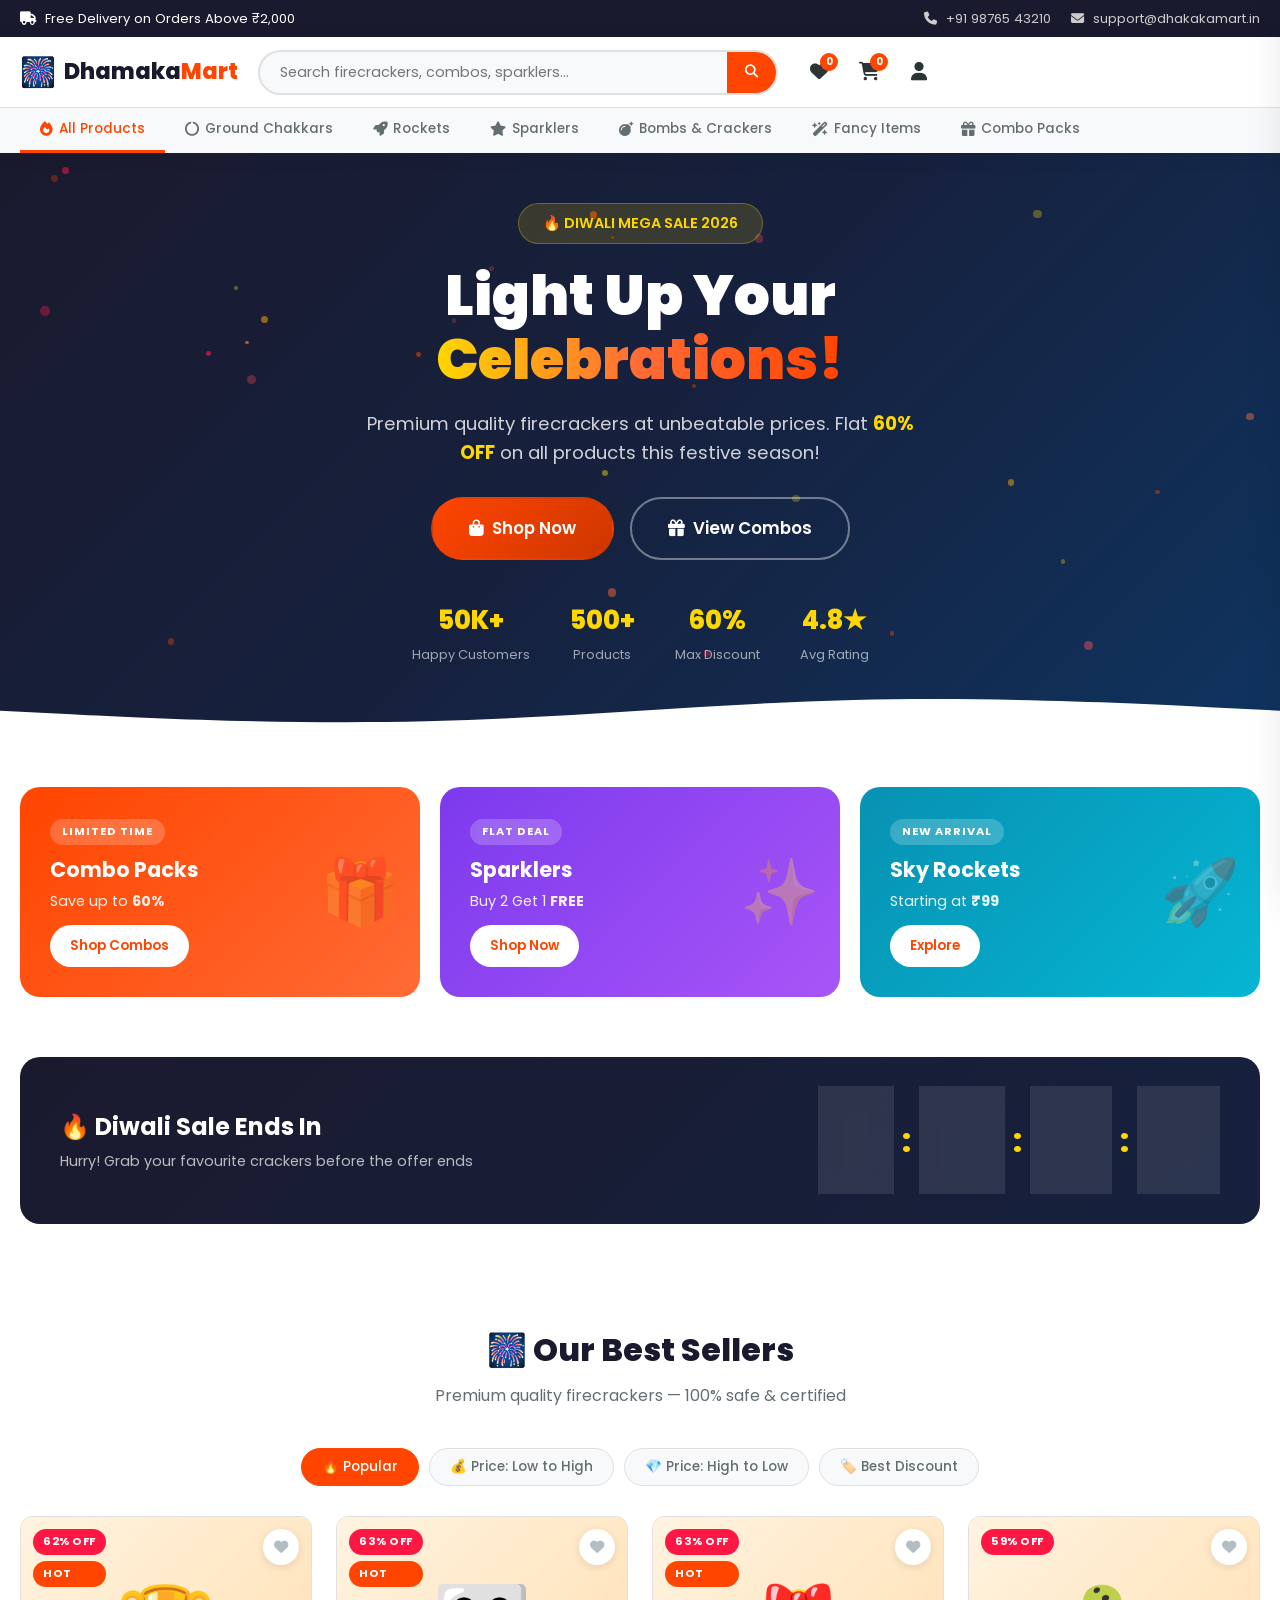
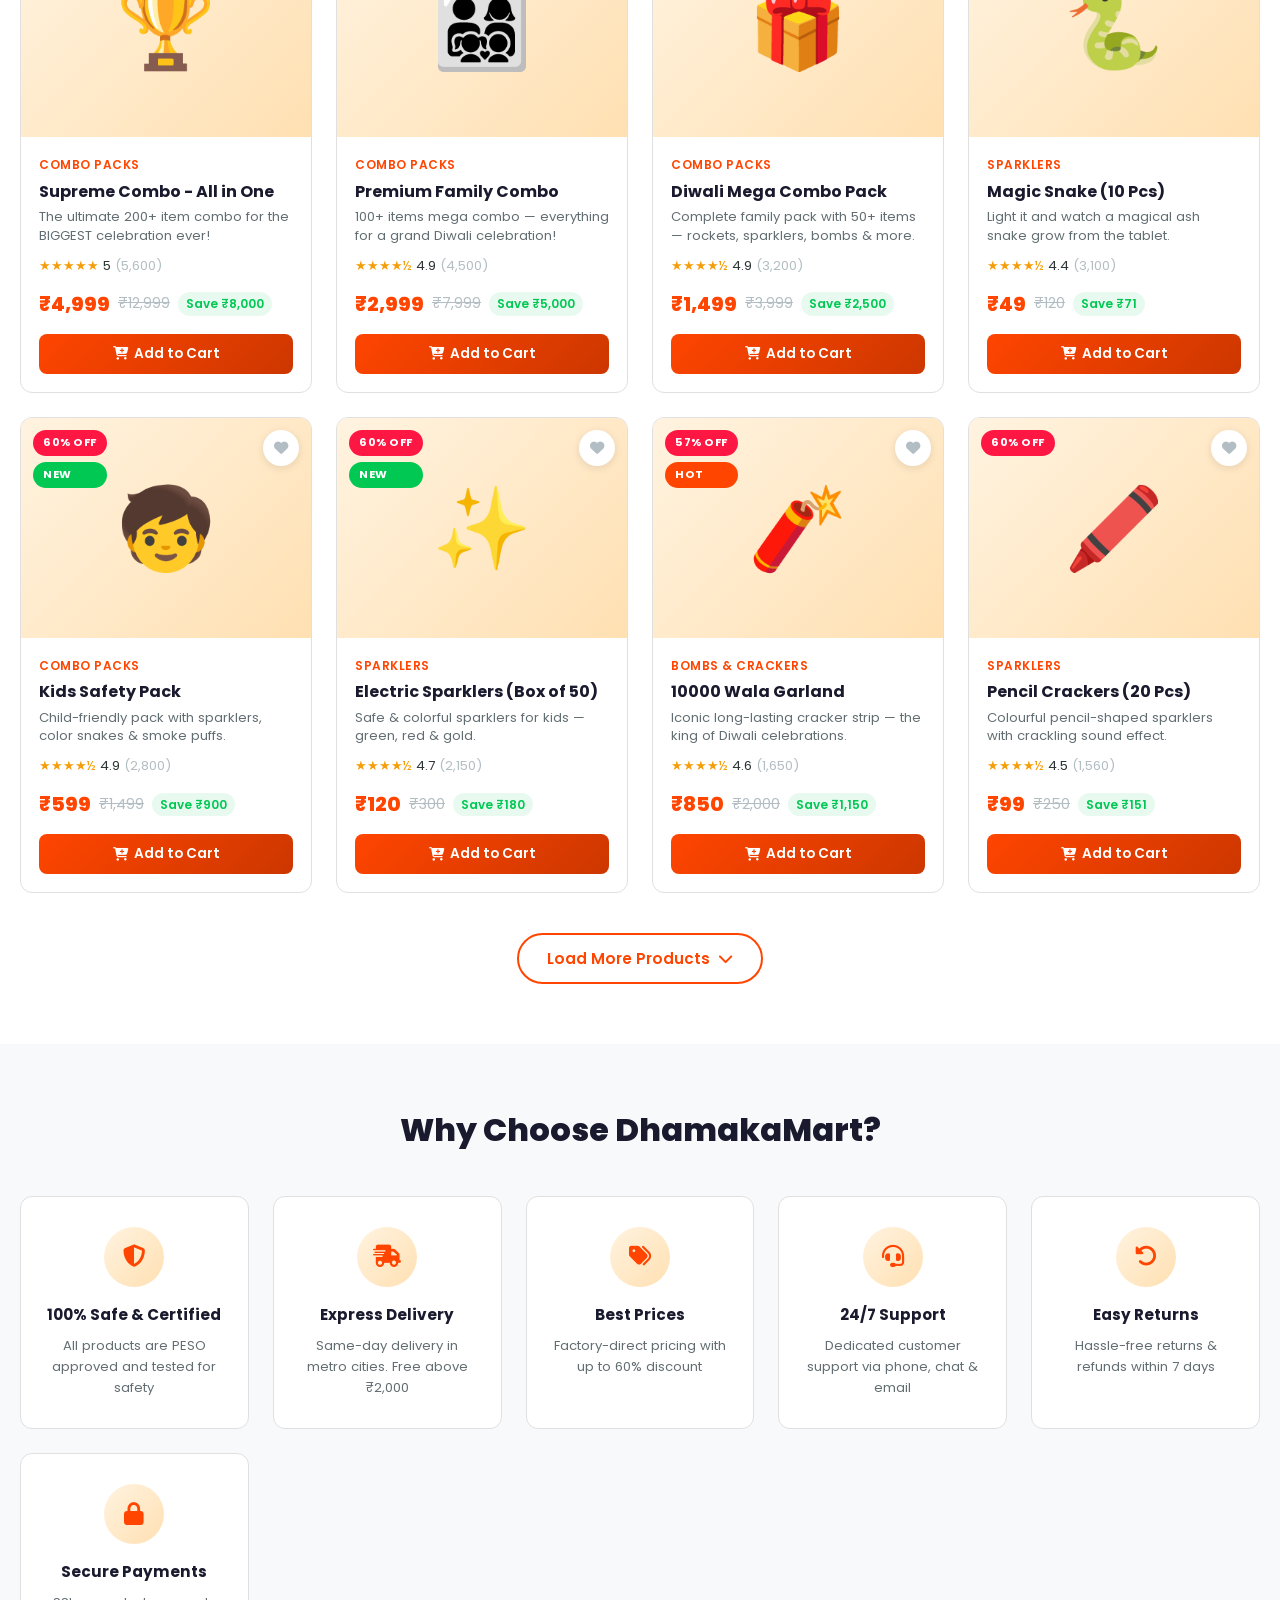
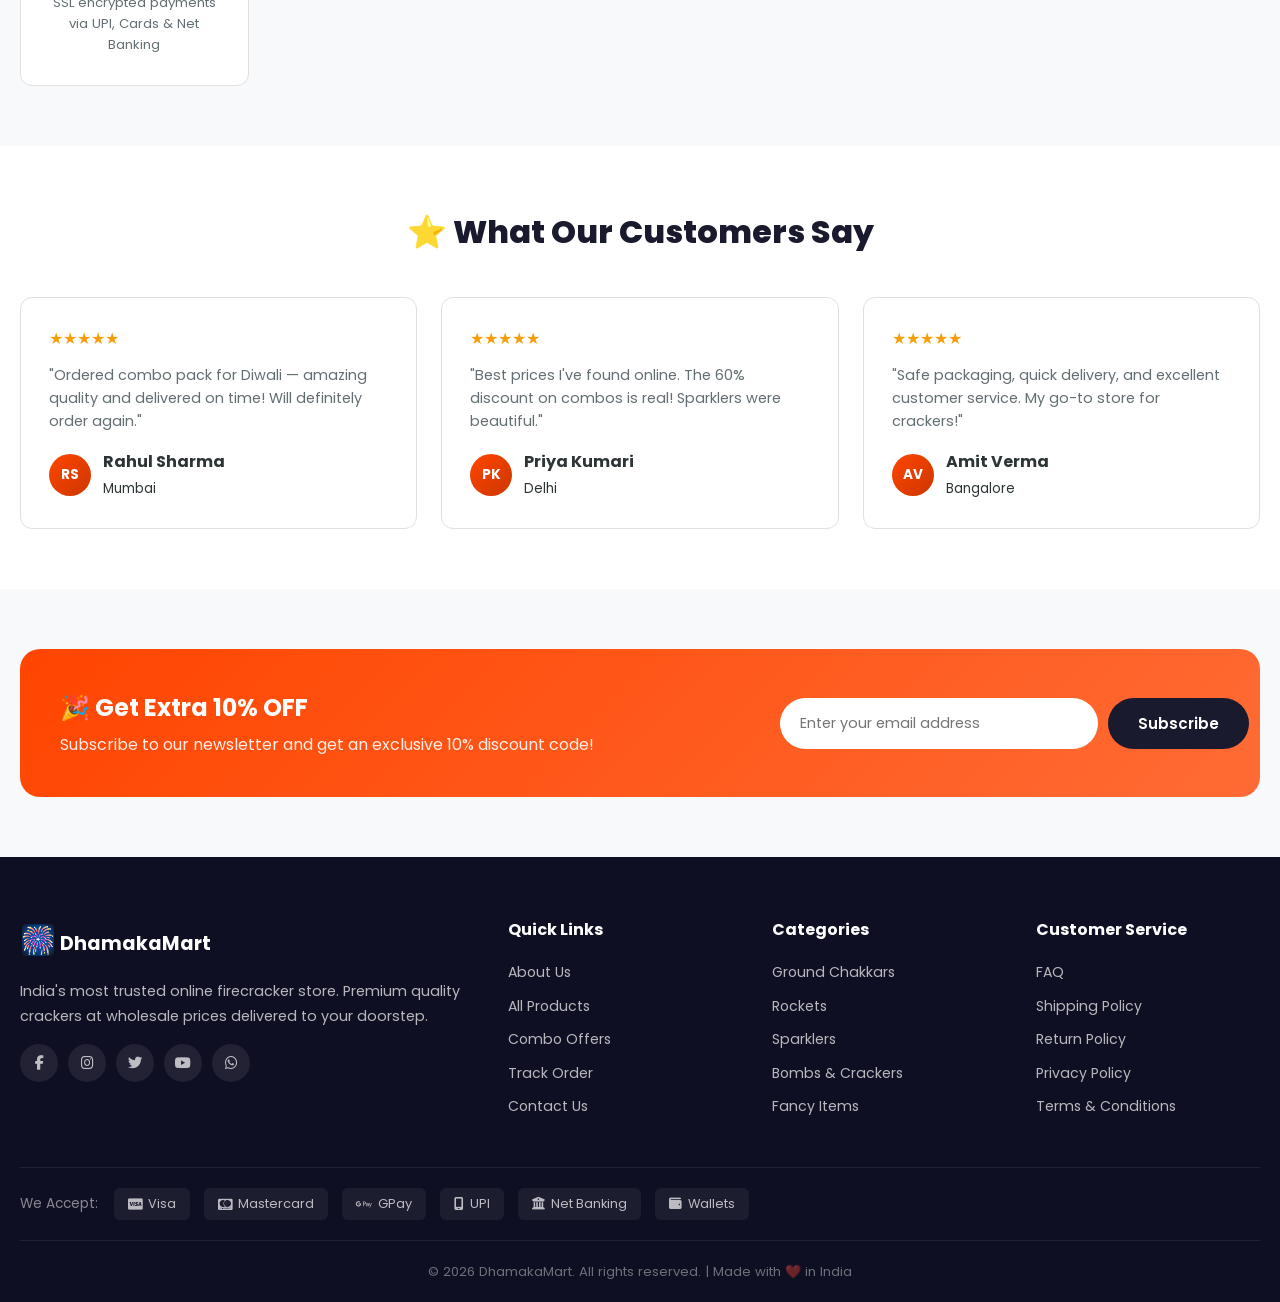
<file: index.html>
<!DOCTYPE html>
<html lang="en">
<head>
    <meta charset="UTF-8">
    <meta name="viewport" content="width=device-width, initial-scale=1.0">
    <title>🎆 DhamakaMart — India's #1 Firecracker Store</title>
    <link rel="preconnect" href="https://fonts.googleapis.com">
    <link href="https://fonts.googleapis.com/css2?family=Poppins:wght@300;400;500;600;700;800;900&display=swap" rel="stylesheet">
    <link rel="stylesheet" href="https://cdnjs.cloudflare.com/ajax/libs/font-awesome/6.5.1/css/all.min.css">
    <link rel="stylesheet" href="styles.css">
</head>
<body>
    <!-- ═══════════════ TOP BAR ═══════════════ -->
    <div class="top-bar">
        <div class="container top-bar-inner">
            <span><i class="fas fa-truck"></i> Free Delivery on Orders Above ₹2,000</span>
            <span class="top-bar-right">
                <a href="#"><i class="fas fa-phone"></i> +91 98765 43210</a>
                <a href="#"><i class="fas fa-envelope"></i> support@dhakakamart.in</a>
            </span>
        </div>
    </div>

    <!-- ═══════════════ NAVBAR ═══════════════ -->
    <nav class="navbar" id="navbar">
        <div class="container nav-inner">
            <a href="#" class="logo">
                <span class="logo-icon">🎆</span>
                <span class="logo-text">Dhamaka<span class="logo-accent">Mart</span></span>
            </a>
            <div class="search-bar">
                <input type="text" id="searchInput" placeholder="Search firecrackers, combos, sparklers..." />
                <button id="searchBtn"><i class="fas fa-search"></i></button>
            </div>
            <div class="nav-actions">
                <a href="#" class="nav-icon" id="wishlistBtn" title="Wishlist">
                    <i class="fas fa-heart"></i>
                    <span class="badge" id="wishlistCount">0</span>
                </a>
                <a href="#" class="nav-icon" id="cartToggle" title="Cart">
                    <i class="fas fa-shopping-cart"></i>
                    <span class="badge" id="cartCount">0</span>
                </a>
                <a href="#" class="nav-icon" id="accountBtn" title="My Account" onclick="handleAccountClick(event)">
                    <i class="fas fa-user"></i>
                </a>
                <!-- Admin icon removed from public navbar for security -->
                <button class="mobile-menu-btn" id="mobileMenuBtn">
                    <i class="fas fa-bars"></i>
                </button>
            </div>
        </div>
        <!-- Category Nav -->
        <div class="category-nav" id="categoryNav">
            <div class="container cat-nav-inner">
                <a href="#" class="cat-link active" data-category="all"><i class="fas fa-fire"></i> All Products</a>
                <a href="#" class="cat-link" data-category="ground-chakkar"><i class="fas fa-circle-notch"></i> Ground Chakkars</a>
                <a href="#" class="cat-link" data-category="rockets"><i class="fas fa-rocket"></i> Rockets</a>
                <a href="#" class="cat-link" data-category="sparklers"><i class="fas fa-star"></i> Sparklers</a>
                <a href="#" class="cat-link" data-category="bombs"><i class="fas fa-bomb"></i> Bombs & Crackers</a>
                <a href="#" class="cat-link" data-category="fancy"><i class="fas fa-wand-magic-sparkles"></i> Fancy Items</a>
                <a href="#" class="cat-link" data-category="combos"><i class="fas fa-gift"></i> Combo Packs</a>
            </div>
        </div>
    </nav>

    <!-- ═══════════════ HERO ═══════════════ -->
    <section class="hero" id="hero">
        <div class="hero-particles" id="heroParticles"></div>
        <div class="container hero-content">
            <div class="hero-badge">🔥 DIWALI MEGA SALE 2026</div>
            <h1 class="hero-title">Light Up Your<br><span class="gradient-text">Celebrations!</span></h1>
            <p class="hero-subtitle">Premium quality firecrackers at unbeatable prices. Flat <strong>60% OFF</strong> on all products this festive season!</p>
            <div class="hero-cta">
                <a href="#products" class="btn btn-primary btn-lg"><i class="fas fa-shopping-bag"></i> Shop Now</a>
                <a href="#combos" class="btn btn-outline btn-lg"><i class="fas fa-gift"></i> View Combos</a>
            </div>
            <div class="hero-stats">
                <div class="stat"><span class="stat-num">50K+</span><span class="stat-label">Happy Customers</span></div>
                <div class="stat"><span class="stat-num">500+</span><span class="stat-label">Products</span></div>
                <div class="stat"><span class="stat-num">60%</span><span class="stat-label">Max Discount</span></div>
                <div class="stat"><span class="stat-num">4.8★</span><span class="stat-label">Avg Rating</span></div>
            </div>
        </div>
        <div class="hero-wave">
            <svg viewBox="0 0 1440 120" preserveAspectRatio="none"><path d="M0,64L80,69.3C160,75,320,85,480,80C640,75,800,53,960,48C1120,43,1280,53,1360,58.7L1440,64L1440,120L0,120Z" fill="#fff"></path></svg>
        </div>
    </section>

    <!-- ═══════════════ OFFER BANNER ═══════════════ -->
    <section class="offer-banner">
        <div class="container">
            <div class="offer-grid">
                <div class="offer-card offer-card-1">
                    <div class="offer-content">
                        <span class="offer-tag">LIMITED TIME</span>
                        <h3>Combo Packs</h3>
                        <p>Save up to <strong>60%</strong></p>
                        <a href="#combos" class="btn btn-sm btn-white">Shop Combos</a>
                    </div>
                    <div class="offer-icon">🎁</div>
                </div>
                <div class="offer-card offer-card-2">
                    <div class="offer-content">
                        <span class="offer-tag">FLAT DEAL</span>
                        <h3>Sparklers</h3>
                        <p>Buy 2 Get 1 <strong>FREE</strong></p>
                        <a href="#products" class="btn btn-sm btn-white">Shop Now</a>
                    </div>
                    <div class="offer-icon">✨</div>
                </div>
                <div class="offer-card offer-card-3">
                    <div class="offer-content">
                        <span class="offer-tag">NEW ARRIVAL</span>
                        <h3>Sky Rockets</h3>
                        <p>Starting at <strong>₹99</strong></p>
                        <a href="#products" class="btn btn-sm btn-white">Explore</a>
                    </div>
                    <div class="offer-icon">🚀</div>
                </div>
            </div>
        </div>
    </section>

    <!-- ═══════════════ COUNTDOWN TIMER ═══════════════ -->
    <section class="countdown-section">
        <div class="container">
            <div class="countdown-box">
                <div class="countdown-left">
                    <h2>🔥 Diwali Sale Ends In</h2>
                    <p>Hurry! Grab your favourite crackers before the offer ends</p>
                </div>
                <div class="countdown-timer" id="countdown">
                    <div class="time-block"><span id="days">00</span><small>Days</small></div>
                    <div class="time-sep">:</div>
                    <div class="time-block"><span id="hours">00</span><small>Hours</small></div>
                    <div class="time-sep">:</div>
                    <div class="time-block"><span id="minutes">00</span><small>Mins</small></div>
                    <div class="time-sep">:</div>
                    <div class="time-block"><span id="seconds">00</span><small>Secs</small></div>
                </div>
            </div>
        </div>
    </section>

    <!-- ═══════════════ PRODUCTS ═══════════════ -->
    <section class="products-section" id="products">
        <div class="container">
            <div class="section-header">
                <h2 class="section-title">🎆 Our Best Sellers</h2>
                <p class="section-subtitle">Premium quality firecrackers — 100% safe & certified</p>
            </div>
            <div class="product-filters">
                <button class="filter-btn active" data-sort="popular">🔥 Popular</button>
                <button class="filter-btn" data-sort="price-low">💰 Price: Low to High</button>
                <button class="filter-btn" data-sort="price-high">💎 Price: High to Low</button>
                <button class="filter-btn" data-sort="discount">🏷️ Best Discount</button>
            </div>
            <div class="product-grid" id="productGrid">
                <!-- Products injected by JS -->
            </div>
            <div class="load-more-wrap">
                <button class="btn btn-outline" id="loadMoreBtn">Load More Products <i class="fas fa-chevron-down"></i></button>
            </div>
        </div>
    </section>

    <!-- ═══════════════ WHY CHOOSE US ═══════════════ -->
    <section class="features-section">
        <div class="container">
            <div class="section-header">
                <h2 class="section-title">Why Choose DhamakaMart?</h2>
            </div>
            <div class="features-grid">
                <div class="feature-card">
                    <div class="feature-icon"><i class="fas fa-shield-halved"></i></div>
                    <h3>100% Safe & Certified</h3>
                    <p>All products are PESO approved and tested for safety</p>
                </div>
                <div class="feature-card">
                    <div class="feature-icon"><i class="fas fa-truck-fast"></i></div>
                    <h3>Express Delivery</h3>
                    <p>Same-day delivery in metro cities. Free above ₹2,000</p>
                </div>
                <div class="feature-card">
                    <div class="feature-icon"><i class="fas fa-tags"></i></div>
                    <h3>Best Prices</h3>
                    <p>Factory-direct pricing with up to 60% discount</p>
                </div>
                <div class="feature-card">
                    <div class="feature-icon"><i class="fas fa-headset"></i></div>
                    <h3>24/7 Support</h3>
                    <p>Dedicated customer support via phone, chat & email</p>
                </div>
                <div class="feature-card">
                    <div class="feature-icon"><i class="fas fa-rotate-left"></i></div>
                    <h3>Easy Returns</h3>
                    <p>Hassle-free returns & refunds within 7 days</p>
                </div>
                <div class="feature-card">
                    <div class="feature-icon"><i class="fas fa-lock"></i></div>
                    <h3>Secure Payments</h3>
                    <p>SSL encrypted payments via UPI, Cards & Net Banking</p>
                </div>
            </div>
        </div>
    </section>

    <!-- ═══════════════ TESTIMONIALS ═══════════════ -->
    <section class="testimonials-section">
        <div class="container">
            <div class="section-header">
                <h2 class="section-title">⭐ What Our Customers Say</h2>
            </div>
            <div class="testimonials-grid">
                <div class="testimonial-card">
                    <div class="stars">★★★★★</div>
                    <p>"Ordered combo pack for Diwali — amazing quality and delivered on time! Will definitely order again."</p>
                    <div class="testimonial-author">
                        <div class="author-avatar">RS</div>
                        <div><strong>Rahul Sharma</strong><br><small>Mumbai</small></div>
                    </div>
                </div>
                <div class="testimonial-card">
                    <div class="stars">★★★★★</div>
                    <p>"Best prices I've found online. The 60% discount on combos is real! Sparklers were beautiful."</p>
                    <div class="testimonial-author">
                        <div class="author-avatar">PK</div>
                        <div><strong>Priya Kumari</strong><br><small>Delhi</small></div>
                    </div>
                </div>
                <div class="testimonial-card">
                    <div class="stars">★★★★★</div>
                    <p>"Safe packaging, quick delivery, and excellent customer service. My go-to store for crackers!"</p>
                    <div class="testimonial-author">
                        <div class="author-avatar">AV</div>
                        <div><strong>Amit Verma</strong><br><small>Bangalore</small></div>
                    </div>
                </div>
            </div>
        </div>
    </section>

    <!-- ═══════════════ NEWSLETTER ═══════════════ -->
    <section class="newsletter-section">
        <div class="container">
            <div class="newsletter-box">
                <div class="newsletter-content">
                    <h2>🎉 Get Extra 10% OFF</h2>
                    <p>Subscribe to our newsletter and get an exclusive 10% discount code!</p>
                </div>
                <form class="newsletter-form" id="newsletterForm">
                    <input type="email" placeholder="Enter your email address" required>
                    <button type="submit" class="btn btn-primary">Subscribe</button>
                </form>
            </div>
        </div>
    </section>

    <!-- ═══════════════ FOOTER ═══════════════ -->
    <footer class="footer">
        <div class="container">
            <div class="footer-grid">
                <div class="footer-col">
                    <h3><span class="logo-icon">🎆</span> DhamakaMart</h3>
                    <p>India's most trusted online firecracker store. Premium quality crackers at wholesale prices delivered to your doorstep.</p>
                    <div class="social-links">
                        <a href="#"><i class="fab fa-facebook-f"></i></a>
                        <a href="#"><i class="fab fa-instagram"></i></a>
                        <a href="#"><i class="fab fa-twitter"></i></a>
                        <a href="#"><i class="fab fa-youtube"></i></a>
                        <a href="#"><i class="fab fa-whatsapp"></i></a>
                    </div>
                </div>
                <div class="footer-col">
                    <h4>Quick Links</h4>
                    <ul>
                        <li><a href="#">About Us</a></li>
                        <li><a href="#products">All Products</a></li>
                        <li><a href="#">Combo Offers</a></li>
                        <li><a href="#">Track Order</a></li>
                        <li><a href="#">Contact Us</a></li>
                    </ul>
                </div>
                <div class="footer-col">
                    <h4>Categories</h4>
                    <ul>
                        <li><a href="#">Ground Chakkars</a></li>
                        <li><a href="#">Rockets</a></li>
                        <li><a href="#">Sparklers</a></li>
                        <li><a href="#">Bombs & Crackers</a></li>
                        <li><a href="#">Fancy Items</a></li>
                    </ul>
                </div>
                <div class="footer-col">
                    <h4>Customer Service</h4>
                    <ul>
                        <li><a href="#">FAQ</a></li>
                        <li><a href="#">Shipping Policy</a></li>
                        <li><a href="#">Return Policy</a></li>
                        <li><a href="#">Privacy Policy</a></li>
                        <li><a href="#">Terms & Conditions</a></li>
                    </ul>
                </div>
            </div>
            <div class="footer-payment">
                <p>We Accept:</p>
                <div class="payment-icons">
                    <span><i class="fab fa-cc-visa"></i> Visa</span>
                    <span><i class="fab fa-cc-mastercard"></i> Mastercard</span>
                    <span><i class="fab fa-google-pay"></i> GPay</span>
                    <span><i class="fas fa-mobile-screen"></i> UPI</span>
                    <span><i class="fas fa-building-columns"></i> Net Banking</span>
                    <span><i class="fas fa-wallet"></i> Wallets</span>
                </div>
            </div>
            <div class="footer-bottom">
                <p>&copy; 2026 DhamakaMart. All rights reserved. | Made with ❤️ in India</p>
            </div>
        </div>
    </footer>

    <!-- ═══════════════ CART SIDEBAR ═══════════════ -->
    <div class="cart-overlay" id="cartOverlay"></div>
    <div class="cart-sidebar" id="cartSidebar">
        <div class="cart-header">
            <h3><i class="fas fa-shopping-cart"></i> Your Cart</h3>
            <button class="cart-close" id="cartClose"><i class="fas fa-times"></i></button>
        </div>
        <div class="cart-items" id="cartItems">
            <div class="cart-empty" id="cartEmpty">
                <i class="fas fa-shopping-basket"></i>
                <p>Your cart is empty</p>
                <a href="#products" class="btn btn-primary btn-sm" id="cartShopBtn">Start Shopping</a>
            </div>
        </div>
        <div class="cart-footer" id="cartFooter" style="display:none;">
            <div class="cart-coupon">
                <input type="text" placeholder="Coupon code" id="couponInput">
                <button class="btn btn-sm btn-outline" id="applyCoupon">Apply</button>
            </div>
            <div class="cart-summary">
                <div class="summary-row"><span>Subtotal</span><span id="cartSubtotal">₹0</span></div>
                <div class="summary-row discount-row"><span>Discount</span><span id="cartDiscount" class="text-green">-₹0</span></div>
                <div class="summary-row" id="couponRow" style="display:none;"><span>Coupon (<span id="couponLabel"></span>)</span><span id="couponDiscount" class="text-green">-₹0</span></div>
                <div class="summary-row"><span>Delivery</span><span id="deliveryCharge">₹99</span></div>
                <hr>
                <div class="summary-row total-row"><span>Total</span><span id="cartTotal">₹0</span></div>
                <div class="savings-badge" id="savingsBadge">🎉 You're saving ₹<span id="totalSavings">0</span>!</div>
            </div>
            <button class="btn btn-primary btn-block" id="checkoutBtn"><i class="fas fa-lock"></i> Proceed to Checkout</button>
            <p class="secure-text"><i class="fas fa-shield-halved"></i> 100% Secure & Encrypted Payment</p>
        </div>
    </div>

    <!-- ═══════════════ CHECKOUT MODAL ═══════════════ -->
    <div class="modal-overlay" id="checkoutOverlay">
        <div class="modal checkout-modal" id="checkoutModal">
            <button class="modal-close" id="checkoutClose"><i class="fas fa-times"></i></button>
            <div class="checkout-steps">
                <div class="step active" data-step="1"><span>1</span> Address</div>
                <div class="step" data-step="2"><span>2</span> Payment</div>
                <div class="step" data-step="3"><span>3</span> Confirm</div>
            </div>

            <!-- Step 1: Address -->
            <div class="checkout-page active" id="step1">
                <h3>📍 Delivery Address</h3>
                <form id="addressForm" class="checkout-form">
                    <div class="form-row">
                        <div class="form-group">
                            <label>Full Name *</label>
                            <input type="text" id="fullName" required placeholder="Enter full name">
                        </div>
                        <div class="form-group">
                            <label>Phone Number *</label>
                            <input type="tel" id="phone" required placeholder="10-digit mobile number">
                        </div>
                    </div>
                    <div class="form-group">
                        <label>Email *</label>
                        <input type="email" id="email" required placeholder="your@email.com">
                    </div>
                    <div class="form-group">
                        <label>Address *</label>
                        <textarea id="address" required placeholder="House No., Street, Area"></textarea>
                    </div>
                    <div class="form-row">
                        <div class="form-group">
                            <label>City *</label>
                            <input type="text" id="city" required placeholder="City">
                        </div>
                        <div class="form-group">
                            <label>PIN Code *</label>
                            <input type="text" id="pincode" required placeholder="6-digit PIN">
                        </div>
                        <div class="form-group">
                            <label>State *</label>
                            <select id="state" required>
                                <option value="">Select State</option>
                                <option>Andhra Pradesh</option><option>Bihar</option><option>Delhi</option>
                                <option>Gujarat</option><option>Karnataka</option><option>Kerala</option>
                                <option>Madhya Pradesh</option><option>Maharashtra</option><option>Punjab</option>
                                <option>Rajasthan</option><option>Tamil Nadu</option><option>Telangana</option>
                                <option>Uttar Pradesh</option><option>West Bengal</option><option>Other</option>
                            </select>
                        </div>
                    </div>
                    <button type="submit" class="btn btn-primary btn-block">Continue to Payment <i class="fas fa-arrow-right"></i></button>
                </form>
            </div>

            <!-- Step 2: Payment -->
            <div class="checkout-page" id="step2">
                <h3>💳 Payment Method</h3>
                <div class="payment-methods">
                    <label class="payment-option active">
                        <input type="radio" name="payment" value="upi" checked>
                        <div class="payment-info">
                            <i class="fas fa-mobile-screen"></i>
                            <div>
                                <strong>UPI / Google Pay / PhonePe</strong>
                                <small>Pay directly from your bank account</small>
                            </div>
                        </div>
                    </label>
                    <label class="payment-option">
                        <input type="radio" name="payment" value="card">
                        <div class="payment-info">
                            <i class="fas fa-credit-card"></i>
                            <div>
                                <strong>Credit / Debit Card</strong>
                                <small>Visa, Mastercard, Rupay</small>
                            </div>
                        </div>
                    </label>
                    <label class="payment-option">
                        <input type="radio" name="payment" value="netbanking">
                        <div class="payment-info">
                            <i class="fas fa-building-columns"></i>
                            <div>
                                <strong>Net Banking</strong>
                                <small>All major banks supported</small>
                            </div>
                        </div>
                    </label>
                    <label class="payment-option">
                        <input type="radio" name="payment" value="cod">
                        <div class="payment-info">
                            <i class="fas fa-money-bill-wave"></i>
                            <div>
                                <strong>Cash on Delivery</strong>
                                <small>Pay when you receive (+₹49 COD charge)</small>
                            </div>
                        </div>
                    </label>
                </div>

                <!-- Card details (shown when card selected) -->
                <div class="card-details" id="cardDetails" style="display:none;">
                    <div class="form-group">
                        <label>Card Number</label>
                        <input type="text" id="cardNumber" placeholder="1234 5678 9012 3456" maxlength="19">
                    </div>
                    <div class="form-row">
                        <div class="form-group">
                            <label>Expiry</label>
                            <input type="text" id="cardExpiry" placeholder="MM/YY" maxlength="5">
                        </div>
                        <div class="form-group">
                            <label>CVV</label>
                            <input type="password" id="cardCvv" placeholder="•••" maxlength="3">
                        </div>
                    </div>
                </div>

                <!-- UPI details with QR & Deep Links -->
                <div class="upi-details" id="upiDetails">
                    <div class="upi-qr-section">
                        <h4>Scan QR Code to Pay</h4>
                        <div class="qr-container">
                            <img src="payment-qr.png" alt="Payment QR Code" class="qr-image" id="paymentQR">
                            <p class="qr-amount">Amount: <strong id="qrAmount">₹0</strong></p>
                        </div>
                        <div class="upi-divider"><span>OR</span></div>
                        <h4>Pay Using App</h4>
                        <div class="upi-apps-grid">
                            <button class="upi-app-btn" id="gpayBtn" data-app="gpay">
                                <div class="upi-app-icon gpay-icon">G</div>
                                <span>Google Pay</span>
                            </button>
                            <button class="upi-app-btn" id="phonepeBtn" data-app="phonepe">
                                <div class="upi-app-icon phonepe-icon">P</div>
                                <span>PhonePe</span>
                            </button>
                            <button class="upi-app-btn" id="paytmBtn" data-app="paytm">
                                <div class="upi-app-icon paytm-icon">₹</div>
                                <span>Paytm</span>
                            </button>
                            <button class="upi-app-btn" id="bhimBtn" data-app="bhim">
                                <div class="upi-app-icon bhim-icon">B</div>
                                <span>BHIM UPI</span>
                            </button>
                        </div>
                        <div class="upi-divider"><span>OR</span></div>
                        <div class="form-group">
                            <label>Enter UPI ID Manually</label>
                            <input type="text" id="upiId" placeholder="yourname@upi">
                        </div>
                    </div>
                </div>

                <div class="payment-buttons">
                    <button class="btn btn-outline" id="backToAddress"><i class="fas fa-arrow-left"></i> Back</button>
                    <button class="btn btn-primary" id="proceedToConfirm">Review Order <i class="fas fa-arrow-right"></i></button>
                </div>
            </div>

            <!-- Step 3: Confirm -->
            <div class="checkout-page" id="step3">
                <h3>✅ Order Review</h3>
                <div class="order-review">
                    <div class="review-section">
                        <h4><i class="fas fa-location-dot"></i> Delivery To</h4>
                        <div id="reviewAddress"></div>
                    </div>
                    <div class="review-section">
                        <h4><i class="fas fa-credit-card"></i> Payment</h4>
                        <div id="reviewPayment"></div>
                    </div>
                    <div class="review-section">
                        <h4><i class="fas fa-box"></i> Order Items</h4>
                        <div id="reviewItems"></div>
                    </div>
                    <div class="review-section">
                        <div id="reviewTotal" class="review-total"></div>
                    </div>
                </div>
                <div class="payment-buttons">
                    <button class="btn btn-outline" id="backToPayment"><i class="fas fa-arrow-left"></i> Back</button>
                    <button class="btn btn-success btn-lg" id="placeOrderBtn"><i class="fas fa-lock"></i> Place Order — Pay <span id="finalAmount">₹0</span></button>
                </div>
            </div>
        </div>
    </div>

    <!-- ═══════════════ ORDER SUCCESS MODAL ═══════════════ -->
    <div class="modal-overlay" id="successOverlay">
        <div class="modal success-modal" id="successModal">
            <div class="success-animation">
                <div class="checkmark-circle">
                    <i class="fas fa-check"></i>
                </div>
            </div>
            <h2>🎉 Order Placed Successfully!</h2>
            <p>Your order <strong id="orderId">#DM2026XXXXX</strong> has been confirmed.</p>
            <p class="success-sub">You'll receive a confirmation email and SMS shortly.</p>
            <div class="success-details">
                <div><i class="fas fa-truck"></i> Expected Delivery: <strong>2-3 Business Days</strong></div>
                <div><i class="fas fa-phone"></i> Track via: <strong>+91 98765 43210</strong></div>
            </div>
            <button class="btn btn-primary" id="continueShopping">Continue Shopping <i class="fas fa-arrow-right"></i></button>
        </div>
    </div>

    <!-- ═══════════════ TOAST ═══════════════ -->
    <div class="toast-container" id="toastContainer"></div>

    <!-- ═══════════════ BACK TO TOP ═══════════════ -->
    <button class="back-to-top" id="backToTop"><i class="fas fa-chevron-up"></i></button>

    <!-- ═══════════════ USER DROPDOWN ═══════════════ -->
    <div class="user-dropdown" id="userDropdown">
        <!-- Logged out state -->
        <div id="udLoggedOut">
            <div class="ud-header">
                <i class="fas fa-user-circle ud-avatar-icon"></i>
                <p>Sign in for <strong>exclusive offers!</strong></p>
            </div>
            <a href="login.html" class="ud-btn ud-btn-primary">
                <i class="fas fa-sign-in-alt"></i> Login / Sign Up
            </a>
        </div>
        <!-- Logged in state (shown after login) -->
        <div id="udLoggedIn" style="display:none;">
            <div class="ud-header">
                <div class="ud-avatar" id="udAvatar">U</div>
                <div>
                    <div class="ud-name" id="udName">User</div>
                    <div class="ud-phone" id="udPhone"></div>
                </div>
            </div>
            <hr style="border:none;border-top:1px solid #f0f2f5;margin:8px 0;">
            <a href="#" class="ud-link"><i class="fas fa-shopping-bag"></i> My Orders</a>
            <a href="#" class="ud-link"><i class="fas fa-heart"></i> Wishlist</a>
            <a href="#" class="ud-link"><i class="fas fa-map-marker-alt"></i> Saved Addresses</a>
            <hr style="border:none;border-top:1px solid #f0f2f5;margin:8px 0;">
            <button class="ud-btn ud-btn-danger" onclick="customerLogout()">
                <i class="fas fa-sign-out-alt"></i> Logout
            </button>
        </div>
    </div>
    <div class="ud-overlay" id="udOverlay"></div>

    <script src="app.js"></script>
    <script>
    // ══════════════════════════════════════════
    // Store Auth — runs AFTER app.js loads
    // Store is OPEN to everyone — login is OPTIONAL
    // ══════════════════════════════════════════
    (function() {
        try {
            var raw = sessionStorage.getItem("dm_session");
            if (!raw) return; // Guest — store is fully accessible

            var user = JSON.parse(raw);
            if (!user || !user.loggedIn) return;

            // Update account button to show user initial
            var btn = document.getElementById("accountBtn");
            if (btn) {
                btn.innerHTML =
                    '<div style="width:32px;height:32px;border-radius:50%;background:linear-gradient(135deg,#ff4500,#cc3700);display:flex;align-items:center;justify-content:center;color:#fff;font-size:0.75rem;font-weight:800;">' +
                    (user.name || "U")[0].toUpperCase() + "</div>";
            }

            // Populate dropdown
            var av = document.getElementById("udAvatar");
            var nm = document.getElementById("udName");
            var ph = document.getElementById("udPhone");
            var li = document.getElementById("udLoggedIn");
            var lo = document.getElementById("udLoggedOut");

            if (av) av.textContent = (user.name || "U")[0].toUpperCase();
            if (nm) nm.textContent = user.name || "Customer";
            if (ph) ph.textContent = user.phone ? "+91 " + user.phone : (user.email || "");
            if (li) li.style.display = "block";
            if (lo) lo.style.display = "none";
        } catch(e) {
            // Any error: store still opens normally
        }
    })();

    function handleAccountClick(e) {
        e.preventDefault();
        var dd = document.getElementById("userDropdown");
        var ov = document.getElementById("udOverlay");
        if (!dd || !ov) return;
        var isOpen = dd.classList.contains("open");
        dd.classList.toggle("open", !isOpen);
        ov.classList.toggle("open", !isOpen);
    }

    document.getElementById("udOverlay").addEventListener("click", function() {
        document.getElementById("userDropdown").classList.remove("open");
        document.getElementById("udOverlay").classList.remove("open");
    });

    function customerLogout() {
        sessionStorage.removeItem("dm_session");
        window.location.href = "login.html";
    }
    </script>
</body>
</html>
</file>
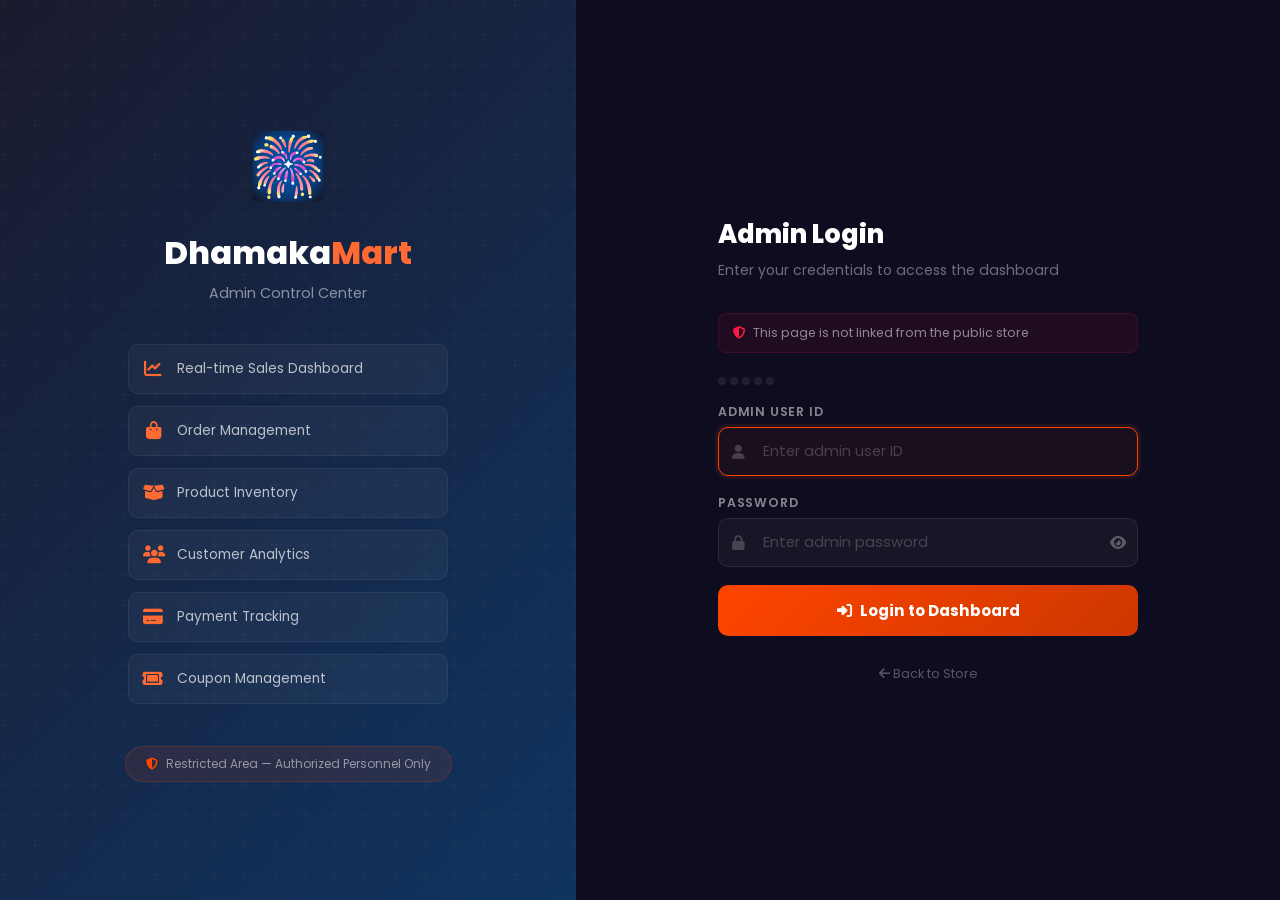
<file: admin-login.html>
<!DOCTYPE html>
<html lang="en">
<head>
    <meta charset="UTF-8">
    <meta name="viewport" content="width=device-width, initial-scale=1.0">
    <title>Admin Login — DhamakaMart</title>
    <link href="https://fonts.googleapis.com/css2?family=Poppins:wght@400;500;600;700;800&display=swap" rel="stylesheet">
    <link rel="stylesheet" href="https://cdnjs.cloudflare.com/ajax/libs/font-awesome/6.5.1/css/all.min.css">
    <style>
        :root {
            --primary: #ff4500;
            --secondary: #1a1a2e;
            --success: #00c853;
            --danger: #ff1744;
            --font: 'Poppins', sans-serif;
        }
        *, *::before, *::after { box-sizing: border-box; margin: 0; padding: 0; }
        body {
            font-family: var(--font); min-height: 100vh; display: flex;
            background: #0a0a1a;
        }

        /* ── Left Panel ── */
        .left-panel {
            width: 45%; background: linear-gradient(135deg, #1a1a2e, #0f3460);
            display: flex; flex-direction: column; align-items: center;
            justify-content: center; padding: 50px; position: relative; overflow: hidden;
        }
        .left-panel::before {
            content: ""; position: absolute; inset: 0;
            background: url("data:image/svg+xml,%3Csvg width='60' height='60' viewBox='0 0 60 60' xmlns='http://www.w3.org/2000/svg'%3E%3Cg fill='none' fill-rule='evenodd'%3E%3Cg fill='%23ffffff' fill-opacity='0.02'%3E%3Cpath d='M36 34v-4h-2v4h-4v2h4v4h2v-4h4v-2h-4zm0-30V0h-2v4h-4v2h4v4h2V6h4V4h-4zM6 34v-4H4v4H0v2h4v4h2v-4h4v-2H6zM6 4V0H4v4H0v2h4v4h2V6h4V4H6z'/%3E%3C/g%3E%3C/g%3E%3C/svg%3E");
        }
        .panel-logo { text-align: center; position: relative; z-index: 1; }
        .panel-logo .icon { font-size: 4rem; display: block; margin-bottom: 16px; }
        .panel-logo h1 { font-size: 2rem; font-weight: 800; color: #fff; margin-bottom: 6px; }
        .panel-logo h1 span { color: #ff6a33; }
        .panel-logo p { color: rgba(255,255,255,0.5); font-size: 0.9rem; margin-bottom: 40px; }

        .admin-features { position: relative; z-index: 1; width: 100%; max-width: 320px; }
        .feature-item {
            display: flex; align-items: center; gap: 14px; padding: 14px;
            background: rgba(255,255,255,0.04); border-radius: 10px;
            border: 1px solid rgba(255,255,255,0.06); margin-bottom: 12px;
            color: rgba(255,255,255,0.7); font-size: 0.85rem;
        }
        .feature-item i { color: #ff6a33; font-size: 1.1rem; width: 20px; text-align: center; }

        .security-badge {
            position: relative; z-index: 1; margin-top: 30px;
            background: rgba(255,69,0,0.1); border: 1px solid rgba(255,69,0,0.2);
            border-radius: 50px; padding: 8px 20px; color: rgba(255,255,255,0.5);
            font-size: 0.75rem; display: flex; align-items: center; gap: 8px;
        }
        .security-badge i { color: #ff4500; }

        /* ── Right Panel (Login Form) ── */
        .right-panel {
            flex: 1; display: flex; align-items: center; justify-content: center;
            padding: 40px; background: #0d0d1f;
        }
        .login-box { width: 100%; max-width: 420px; }

        .login-header { margin-bottom: 32px; }
        .login-header h2 { font-size: 1.6rem; font-weight: 800; color: #fff; margin-bottom: 6px; }
        .login-header p { color: rgba(255,255,255,0.4); font-size: 0.88rem; }

        .secure-line {
            display: flex; align-items: center; gap: 8px; margin-bottom: 24px;
            background: rgba(255,23,68,0.08); border: 1px solid rgba(255,23,68,0.15);
            border-radius: 8px; padding: 10px 14px;
            color: rgba(255,255,255,0.5); font-size: 0.78rem;
        }
        .secure-line i { color: #ff1744; }

        .form-group { margin-bottom: 18px; }
        .form-group label { display: block; font-size: 0.78rem; font-weight: 600; color: rgba(255,255,255,0.5); margin-bottom: 6px; text-transform: uppercase; letter-spacing: 0.8px; }
        .input-wrap { position: relative; }
        .input-wrap i.icon { position: absolute; left: 14px; top: 50%; transform: translateY(-50%); color: rgba(255,255,255,0.2); font-size: 0.9rem; }
        .input-wrap input {
            width: 100%; padding: 13px 14px 13px 44px; border-radius: 10px;
            border: 1.5px solid rgba(255,255,255,0.08); background: rgba(255,255,255,0.04);
            color: #fff; font-size: 0.92rem; font-family: var(--font);
            transition: all 0.2s;
        }
        .input-wrap input::placeholder { color: rgba(255,255,255,0.2); }
        .input-wrap input:focus { outline: none; border-color: var(--primary); background: rgba(255,69,0,0.05); box-shadow: 0 0 0 3px rgba(255,69,0,0.1); }
        .input-wrap input.shake { animation: shake 0.4s; }
        .input-wrap .eye-btn { position: absolute; right: 12px; top: 50%; transform: translateY(-50%); background: none; border: none; color: rgba(255,255,255,0.3); cursor: pointer; font-size: 0.9rem; }
        .input-wrap .eye-btn:hover { color: rgba(255,255,255,0.6); }

        @keyframes shake {
            0%,100% { transform: translateX(0); }
            20% { transform: translateX(-8px); }
            40% { transform: translateX(8px); }
            60% { transform: translateX(-6px); }
            80% { transform: translateX(6px); }
        }

        .attempts-bar {
            display: flex; gap: 4px; margin-bottom: 18px;
        }
        .attempt-dot {
            width: 8px; height: 8px; border-radius: 50%;
            background: rgba(255,255,255,0.08); transition: all 0.3s;
        }
        .attempt-dot.used { background: var(--danger); }

        .error-msg {
            background: rgba(255,23,68,0.1); border: 1px solid rgba(255,23,68,0.2);
            border-radius: 8px; padding: 10px 14px; color: #ff6b6b;
            font-size: 0.82rem; margin-bottom: 16px; display: none;
            animation: fadeIn 0.3s;
        }
        .error-msg.show { display: flex; align-items: center; gap: 8px; }

        .success-msg {
            background: rgba(0,200,83,0.1); border: 1px solid rgba(0,200,83,0.2);
            border-radius: 8px; padding: 10px 14px; color: #69f0ae;
            font-size: 0.82rem; margin-bottom: 16px; display: none;
        }
        .success-msg.show { display: flex; align-items: center; gap: 8px; }

        .btn-login {
            width: 100%; padding: 14px; border-radius: 10px; font-size: 0.95rem;
            font-weight: 700; border: none; cursor: pointer; font-family: var(--font);
            background: linear-gradient(135deg, var(--primary), #cc3700);
            color: #fff; transition: all 0.2s; display: flex;
            align-items: center; justify-content: center; gap: 8px;
        }
        .btn-login:hover:not(:disabled) { transform: translateY(-2px); box-shadow: 0 8px 25px rgba(255,69,0,0.35); }
        .btn-login:disabled { opacity: 0.6; cursor: not-allowed; transform: none; }

        .login-footer { margin-top: 24px; text-align: center; }
        .login-footer a { color: rgba(255,255,255,0.3); font-size: 0.8rem; text-decoration: none; transition: color 0.2s; }
        .login-footer a:hover { color: var(--primary); }

        /* Locked state */
        .locked-screen {
            text-align: center; display: none;
        }
        .lock-icon {
            width: 70px; height: 70px; border-radius: 50%;
            background: rgba(255,23,68,0.1); border: 2px solid rgba(255,23,68,0.2);
            display: flex; align-items: center; justify-content: center;
            margin: 0 auto 16px; font-size: 1.8rem; color: var(--danger);
        }
        .locked-screen h3 { color: #fff; margin-bottom: 8px; }
        .locked-screen p { color: rgba(255,255,255,0.4); font-size: 0.85rem; margin-bottom: 6px; }
        .countdown-lock { font-size: 1.4rem; font-weight: 800; color: var(--danger); margin-top: 12px; }

        /* Spinner */
        .fa-spinner { animation: spin 0.8s linear infinite; }
        @keyframes spin { to { transform: rotate(360deg); } }
        @keyframes fadeIn { from { opacity: 0; } to { opacity: 1; } }

        /* Responsive */
        @media (max-width: 768px) {
            body { flex-direction: column; }
            .left-panel { width: 100%; padding: 30px 20px; min-height: auto; }
            .admin-features { display: none; }
            .right-panel { padding: 24px 20px; }
        }
    </style>
</head>
<body>

    <!-- ═══ LEFT PANEL ═══ -->
    <div class="left-panel">
        <div class="panel-logo">
            <span class="icon">🎆</span>
            <h1>Dhamaka<span>Mart</span></h1>
            <p>Admin Control Center</p>
        </div>
        <div class="admin-features">
            <div class="feature-item"><i class="fas fa-chart-line"></i> Real-time Sales Dashboard</div>
            <div class="feature-item"><i class="fas fa-shopping-bag"></i> Order Management</div>
            <div class="feature-item"><i class="fas fa-box-open"></i> Product Inventory</div>
            <div class="feature-item"><i class="fas fa-users"></i> Customer Analytics</div>
            <div class="feature-item"><i class="fas fa-credit-card"></i> Payment Tracking</div>
            <div class="feature-item"><i class="fas fa-ticket"></i> Coupon Management</div>
        </div>
        <div class="security-badge">
            <i class="fas fa-shield-halved"></i>
            Restricted Area — Authorized Personnel Only
        </div>
    </div>

    <!-- ═══ RIGHT PANEL ═══ -->
    <div class="right-panel">
        <div class="login-box">

            <!-- Normal Login -->
            <div id="loginScreen">
                <div class="login-header">
                    <h2>Admin Login</h2>
                    <p>Enter your credentials to access the dashboard</p>
                </div>

                <div class="secure-line">
                    <i class="fas fa-shield-halved"></i>
                    This page is not linked from the public store
                </div>

                <!-- Attempt indicator -->
                <div class="attempts-bar" id="attemptsBar">
                    <div class="attempt-dot" id="ad1"></div>
                    <div class="attempt-dot" id="ad2"></div>
                    <div class="attempt-dot" id="ad3"></div>
                    <div class="attempt-dot" id="ad4"></div>
                    <div class="attempt-dot" id="ad5"></div>
                </div>

                <div class="error-msg" id="errorMsg">
                    <i class="fas fa-exclamation-triangle"></i>
                    <span id="errorText"></span>
                </div>
                <div class="success-msg" id="successMsg">
                    <i class="fas fa-check-circle"></i>
                    <span id="successText"></span>
                </div>

                <div class="form-group">
                    <label>Admin User ID</label>
                    <div class="input-wrap">
                        <i class="fas fa-user icon"></i>
                        <input type="text" id="adminUserId" placeholder="Enter admin user ID" autocomplete="off">
                    </div>
                </div>
                <div class="form-group">
                    <label>Password</label>
                    <div class="input-wrap">
                        <i class="fas fa-lock icon"></i>
                        <input type="password" id="adminPass" placeholder="Enter admin password" autocomplete="off" onkeydown="if(event.key==='Enter')doLogin()">
                        <button class="eye-btn" onclick="toggleAdminPass(this)" type="button"><i class="fas fa-eye"></i></button>
                    </div>
                </div>

                <button class="btn-login" id="loginBtn" onclick="doLogin()">
                    <i class="fas fa-sign-in-alt"></i> Login to Dashboard
                </button>

                <div class="login-footer">
                    <a href="index.html"><i class="fas fa-arrow-left"></i> Back to Store</a>
                </div>
            </div>

            <!-- Locked Screen -->
            <div class="locked-screen" id="lockedScreen">
                <div class="lock-icon"><i class="fas fa-lock"></i></div>
                <h3>Account Locked</h3>
                <p>Too many failed login attempts.</p>
                <p>Please wait before trying again.</p>
                <div class="countdown-lock" id="lockCountdown">5:00</div>
                <p style="margin-top:12px;font-size:0.78rem;color:rgba(255,255,255,0.3);">
                    <i class="fas fa-info-circle"></i> This incident has been logged.
                </p>
            </div>

        </div>
    </div>

    <script>
    /* ═══════════════════════════════════
       ADMIN LOGIN — Secure Auth
       ═══════════════════════════════════ */

    // ── Admin credentials (in production: stored server-side / hashed) ──
    const ADMIN_ACCOUNTS = [
        { userId: "admin",       password: "Admin@123",   name: "Super Admin",  role: "superadmin" },
        { userId: "dhakakamart", password: "Store@2026",  name: "Store Manager", role: "manager"   },
    ];

    const MAX_ATTEMPTS = 5;
    const LOCK_DURATION = 5 * 60 * 1000; // 5 minutes in ms
    let failedAttempts = parseInt(sessionStorage.getItem("adm_fails") || "0");
    let lockTimer = null;

    // ── Check if already logged in ──
    window.addEventListener("DOMContentLoaded", () => {
        const adminSession = sessionStorage.getItem("dm_admin_session");
        if (adminSession) {
            const s = JSON.parse(adminSession);
            if (s.loggedIn && Date.now() - s.loginTime < 8 * 60 * 60 * 1000) { // 8hr session
                window.location.replace("admin.html");
                return;
            }
        }
        // Check lock
        checkLock();
        updateAttemptDots();
        document.getElementById("adminUserId").focus();
    });

    function checkLock() {
        const lockedUntil = parseInt(sessionStorage.getItem("adm_locked_until") || "0");
        if (Date.now() < lockedUntil) {
            showLockedScreen(lockedUntil);
        }
    }

    function showLockedScreen(until) {
        document.getElementById("loginScreen").style.display = "none";
        document.getElementById("lockedScreen").style.display = "block";
        startLockCountdown(until);
    }

    function startLockCountdown(until) {
        function tick() {
            const remaining = until - Date.now();
            if (remaining <= 0) {
                sessionStorage.removeItem("adm_locked_until");
                sessionStorage.removeItem("adm_fails");
                failedAttempts = 0;
                document.getElementById("loginScreen").style.display = "block";
                document.getElementById("lockedScreen").style.display = "none";
                updateAttemptDots();
                return;
            }
            const m = Math.floor(remaining / 60000);
            const s = Math.floor((remaining % 60000) / 1000);
            document.getElementById("lockCountdown").textContent = `${m}:${String(s).padStart(2,"0")}`;
            lockTimer = setTimeout(tick, 1000);
        }
        tick();
    }

    function updateAttemptDots() {
        for (let i = 1; i <= 5; i++) {
            const dot = document.getElementById("ad" + i);
            if (dot) dot.classList.toggle("used", i <= failedAttempts);
        }
    }

    function showError(msg) {
        const box = document.getElementById("errorMsg");
        document.getElementById("errorText").textContent = msg;
        box.classList.add("show");
        document.getElementById("successMsg").classList.remove("show");
        // Shake inputs
        document.getElementById("adminUserId").classList.add("shake");
        document.getElementById("adminPass").classList.add("shake");
        setTimeout(() => {
            document.getElementById("adminUserId").classList.remove("shake");
            document.getElementById("adminPass").classList.remove("shake");
        }, 500);
    }

    function showSuccess(msg) {
        document.getElementById("successMsg").classList.add("show");
        document.getElementById("successText").textContent = msg;
        document.getElementById("errorMsg").classList.remove("show");
    }

    function doLogin() {
        const userId = document.getElementById("adminUserId").value.trim();
        const pass = document.getElementById("adminPass").value;
        const btn = document.getElementById("loginBtn");

        if (!userId || !pass) { showError("Please enter User ID and Password"); return; }

        btn.disabled = true;
        btn.innerHTML = '<i class="fas fa-spinner"></i> Authenticating...';

        // Simulate secure auth delay
        setTimeout(() => {
            btn.disabled = false;
            btn.innerHTML = '<i class="fas fa-sign-in-alt"></i> Login to Dashboard';

            const account = ADMIN_ACCOUNTS.find(a => a.userId === userId && a.password === pass);

            if (account) {
                // ✅ SUCCESS
                showSuccess(`Welcome back, ${account.name}! Redirecting...`);
                sessionStorage.removeItem("adm_fails");
                sessionStorage.removeItem("adm_locked_until");

                // Save admin session
                sessionStorage.setItem("dm_admin_session", JSON.stringify({
                    userId: account.userId,
                    name: account.name,
                    role: account.role,
                    loggedIn: true,
                    loginTime: Date.now()
                }));

                // Log login event
                const logs = JSON.parse(localStorage.getItem("dm_admin_logs") || "[]");
                logs.push({ userId, event: "LOGIN_SUCCESS", time: new Date().toISOString(), ip: "127.0.0.1" });
                localStorage.setItem("dm_admin_logs", JSON.stringify(logs));

                setTimeout(() => { window.location.replace("admin.html"); }, 900);

            } else {
                // ❌ FAILED
                failedAttempts++;
                sessionStorage.setItem("adm_fails", failedAttempts);
                updateAttemptDots();

                const logs = JSON.parse(localStorage.getItem("dm_admin_logs") || "[]");
                logs.push({ userId, event: "LOGIN_FAILED", time: new Date().toISOString() });
                localStorage.setItem("dm_admin_logs", JSON.stringify(logs));

                const remaining = MAX_ATTEMPTS - failedAttempts;

                if (failedAttempts >= MAX_ATTEMPTS) {
                    const until = Date.now() + LOCK_DURATION;
                    sessionStorage.setItem("adm_locked_until", until);
                    showLockedScreen(until);
                } else {
                    showError(`Invalid credentials. ${remaining} attempt${remaining !== 1 ? "s" : ""} remaining.`);
                    document.getElementById("adminPass").value = "";
                    document.getElementById("adminPass").focus();
                }
            }
        }, 1200);
    }

    function toggleAdminPass(btn) {
        const input = document.getElementById("adminPass");
        const isPass = input.type === "password";
        input.type = isPass ? "text" : "password";
        btn.innerHTML = `<i class="fas fa-${isPass ? "eye-slash" : "eye"}"></i>`;
    }
    </script>
</body>
</html>
</file>
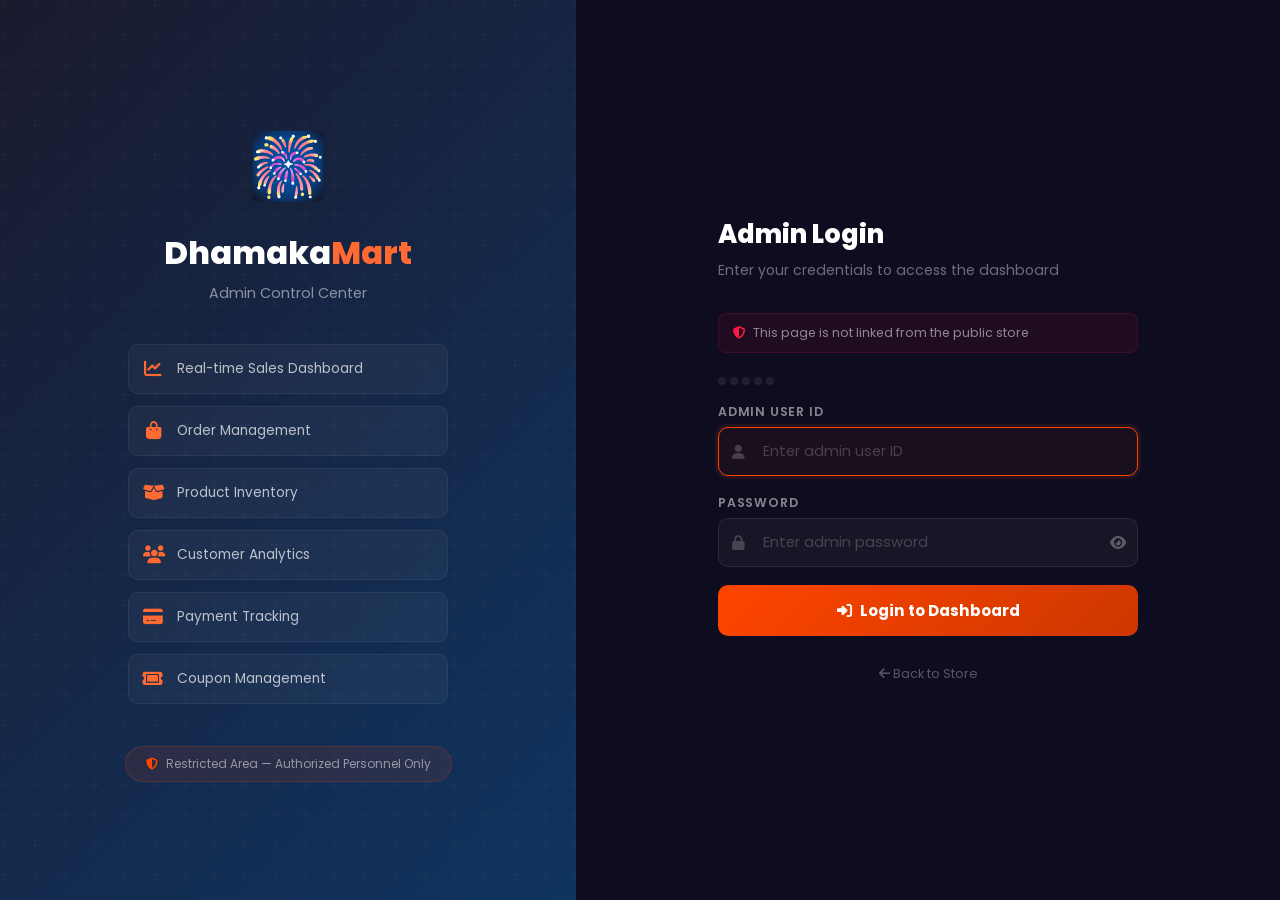
<file: admin.html>
<!DOCTYPE html>
<html lang="en">
<head>
    <meta charset="UTF-8">
    <meta name="viewport" content="width=device-width, initial-scale=1.0">
    <!-- AUTH GUARD: Runs before anything else renders -->
    <script>
    (function() {
        var s = sessionStorage.getItem("dm_admin_session");
        if (!s) { window.location.replace("admin-login.html"); return; }
        try {
            var session = JSON.parse(s);
            // Session expires after 8 hours
            if (!session.loggedIn || (Date.now() - session.loginTime) > 8 * 60 * 60 * 1000) {
                sessionStorage.removeItem("dm_admin_session");
                window.location.replace("admin-login.html");
            }
        } catch(e) {
            window.location.replace("admin-login.html");
        }
    })();
    </script>
    <title>🎆 DhamakaMart — Admin Dashboard</title>
    <link rel="preconnect" href="https://fonts.googleapis.com">
    <link href="https://fonts.googleapis.com/css2?family=Poppins:wght@300;400;500;600;700;800;900&display=swap" rel="stylesheet">
    <link rel="stylesheet" href="https://cdnjs.cloudflare.com/ajax/libs/font-awesome/6.5.1/css/all.min.css">
    <style>
        /* ── Variables & Reset ── */
        :root {
            --primary: #ff4500;
            --primary-dark: #cc3700;
            --secondary: #1a1a2e;
            --accent: #ffd700;
            --success: #00c853;
            --warning: #ff9800;
            --danger: #ff1744;
            --info: #2196f3;
            --bg: #f0f2f5;
            --bg-card: #ffffff;
            --text: #2d3436;
            --text-light: #636e72;
            --text-muted: #b2bec3;
            --border: #e0e0e0;
            --shadow: 0 2px 12px rgba(0,0,0,0.08);
            --shadow-lg: 0 8px 30px rgba(0,0,0,0.12);
            --radius: 12px;
            --radius-sm: 8px;
            --sidebar-w: 260px;
            --font: 'Poppins', -apple-system, BlinkMacSystemFont, sans-serif;
        }
        *, *::before, *::after { box-sizing: border-box; margin: 0; padding: 0; }
        html { font-size: 15px; }
        body { font-family: var(--font); background: var(--bg); color: var(--text); min-height: 100vh; display: flex; }
        a { text-decoration: none; color: inherit; }
        button { cursor: pointer; border: none; font-family: inherit; }
        input, select, textarea { font-family: inherit; outline: none; }
        ul { list-style: none; }

        /* ── Sidebar ── */
        .sidebar {
            width: var(--sidebar-w); background: var(--secondary); color: #fff;
            position: fixed; top: 0; left: 0; height: 100vh; z-index: 100;
            display: flex; flex-direction: column; transition: transform 0.3s;
        }
        .sidebar-header {
            padding: 20px 24px; border-bottom: 1px solid rgba(255,255,255,0.08);
            display: flex; align-items: center; gap: 10px;
        }
        .sidebar-header .logo-icon { font-size: 1.6rem; }
        .sidebar-header h2 { font-size: 1.1rem; font-weight: 700; }
        .sidebar-header h2 span { color: var(--primary); }
        .sidebar-label {
            font-size: 0.7rem; text-transform: uppercase; letter-spacing: 1.5px;
            color: rgba(255,255,255,0.3); padding: 20px 24px 8px; font-weight: 600;
        }
        .sidebar-nav a {
            display: flex; align-items: center; gap: 12px;
            padding: 11px 24px; font-size: 0.88rem; font-weight: 500;
            color: rgba(255,255,255,0.6); transition: all 0.2s; border-left: 3px solid transparent;
        }
        .sidebar-nav a:hover { color: #fff; background: rgba(255,255,255,0.05); }
        .sidebar-nav a.active { color: #fff; background: rgba(255,69,0,0.15); border-left-color: var(--primary); }
        .sidebar-nav a i { width: 20px; text-align: center; font-size: 0.95rem; }
        .sidebar-nav a .nav-badge {
            margin-left: auto; background: var(--primary); padding: 2px 8px;
            border-radius: 50px; font-size: 0.7rem; font-weight: 700;
        }
        .sidebar-footer {
            margin-top: auto; padding: 16px 24px; border-top: 1px solid rgba(255,255,255,0.08);
            font-size: 0.78rem; color: rgba(255,255,255,0.3);
        }
        .sidebar-footer a { color: var(--primary); }

        /* ── Main ── */
        .main { margin-left: var(--sidebar-w); flex: 1; min-height: 100vh; }

        /* ── Top Header ── */
        .top-header {
            background: var(--bg-card); padding: 16px 30px;
            display: flex; align-items: center; justify-content: space-between;
            border-bottom: 1px solid var(--border); position: sticky; top: 0; z-index: 50;
        }
        .top-header h1 { font-size: 1.3rem; font-weight: 700; }
        .top-header h1 i { color: var(--primary); margin-right: 8px; }
        .header-actions { display: flex; align-items: center; gap: 12px; }
        .header-actions .btn {
            display: inline-flex; align-items: center; gap: 6px;
            padding: 8px 18px; border-radius: 50px; font-weight: 600; font-size: 0.82rem;
            transition: all 0.2s;
        }
        .btn-primary { background: linear-gradient(135deg, var(--primary), var(--primary-dark)); color: #fff; }
        .btn-primary:hover { box-shadow: 0 4px 15px rgba(255,69,0,0.4); transform: translateY(-1px); }
        .btn-outline { background: transparent; border: 2px solid var(--border); color: var(--text); }
        .btn-outline:hover { border-color: var(--primary); color: var(--primary); }
        .btn-success { background: var(--success); color: #fff; }
        .btn-danger { background: var(--danger); color: #fff; }
        .btn-warning { background: var(--warning); color: #fff; }
        .mobile-toggle { display: none; background: none; font-size: 1.3rem; color: var(--text); }

        /* ── Content ── */
        .content { padding: 24px 30px; }

        /* ── Stats Cards ── */
        .stats-grid { display: grid; grid-template-columns: repeat(4, 1fr); gap: 20px; margin-bottom: 28px; }
        .stat-card {
            background: var(--bg-card); border-radius: var(--radius); padding: 22px;
            box-shadow: var(--shadow); display: flex; align-items: center; gap: 16px;
            transition: all 0.2s; border: 1px solid var(--border);
        }
        .stat-card:hover { transform: translateY(-3px); box-shadow: var(--shadow-lg); }
        .stat-icon {
            width: 52px; height: 52px; border-radius: var(--radius-sm);
            display: flex; align-items: center; justify-content: center; font-size: 1.3rem;
        }
        .stat-icon.blue { background: #e3f2fd; color: var(--info); }
        .stat-icon.green { background: #e8f5e9; color: var(--success); }
        .stat-icon.orange { background: #fff3e0; color: var(--warning); }
        .stat-icon.red { background: #fce4ec; color: var(--danger); }
        .stat-icon.purple { background: #f3e5f5; color: #7c3aed; }
        .stat-info h3 { font-size: 1.4rem; font-weight: 800; margin-bottom: 2px; }
        .stat-info p { font-size: 0.78rem; color: var(--text-light); }
        .stat-info .trend { font-size: 0.75rem; font-weight: 600; margin-top: 2px; }
        .stat-info .trend.up { color: var(--success); }
        .stat-info .trend.down { color: var(--danger); }

        /* ── Dashboard Grid ── */
        .dashboard-grid { display: grid; grid-template-columns: 2fr 1fr; gap: 24px; margin-bottom: 28px; }

        /* ── Cards ── */
        .card {
            background: var(--bg-card); border-radius: var(--radius); box-shadow: var(--shadow);
            border: 1px solid var(--border); overflow: hidden;
        }
        .card-header {
            padding: 18px 22px; border-bottom: 1px solid var(--border);
            display: flex; align-items: center; justify-content: space-between;
        }
        .card-header h3 { font-size: 1rem; font-weight: 700; }
        .card-header h3 i { margin-right: 6px; color: var(--primary); }
        .card-body { padding: 20px 22px; }

        /* ── Table ── */
        .table-wrap { overflow-x: auto; }
        table { width: 100%; border-collapse: collapse; }
        th {
            text-align: left; padding: 10px 14px; font-size: 0.78rem;
            text-transform: uppercase; letter-spacing: 0.5px; color: var(--text-light);
            background: var(--bg); border-bottom: 2px solid var(--border); font-weight: 600;
        }
        td {
            padding: 12px 14px; border-bottom: 1px solid var(--border);
            font-size: 0.88rem; vertical-align: middle;
        }
        tr:hover td { background: #fafafa; }
        .order-id { font-weight: 700; color: var(--secondary); font-size: 0.82rem; }
        .customer-cell { display: flex; align-items: center; gap: 10px; }
        .customer-avatar {
            width: 34px; height: 34px; border-radius: 50%;
            background: linear-gradient(135deg, var(--primary), var(--primary-dark));
            display: flex; align-items: center; justify-content: center;
            color: #fff; font-size: 0.7rem; font-weight: 700; flex-shrink: 0;
        }
        .customer-name { font-weight: 600; font-size: 0.85rem; }
        .customer-email { font-size: 0.72rem; color: var(--text-muted); }

        /* Status badges */
        .status {
            display: inline-flex; align-items: center; gap: 4px;
            padding: 4px 12px; border-radius: 50px; font-size: 0.72rem; font-weight: 700;
            text-transform: uppercase; letter-spacing: 0.5px;
        }
        .status-paid { background: #e8f5e9; color: #2e7d32; }
        .status-confirmed { background: #e3f2fd; color: #1565c0; }
        .status-pending { background: #fff3e0; color: #e65100; }
        .status-shipped { background: #f3e5f5; color: #7b1fa2; }
        .status-delivered { background: #e0f2f1; color: #00695c; }
        .status-cancelled { background: #fce4ec; color: #c62828; }

        /* ── Payment Method ── */
        .pay-method {
            display: inline-flex; align-items: center; gap: 6px;
            font-size: 0.82rem; font-weight: 500;
        }
        .pay-method i { font-size: 1rem; }

        /* ── Activity feed ── */
        .activity-list { display: flex; flex-direction: column; }
        .activity-item {
            display: flex; gap: 12px; padding: 12px 0;
            border-bottom: 1px solid var(--border);
        }
        .activity-item:last-child { border-bottom: none; }
        .activity-dot {
            width: 10px; height: 10px; border-radius: 50%; margin-top: 5px; flex-shrink: 0;
        }
        .activity-dot.green { background: var(--success); }
        .activity-dot.blue { background: var(--info); }
        .activity-dot.orange { background: var(--warning); }
        .activity-dot.red { background: var(--danger); }
        .activity-text { font-size: 0.85rem; line-height: 1.5; }
        .activity-text strong { color: var(--secondary); }
        .activity-time { font-size: 0.72rem; color: var(--text-muted); margin-top: 2px; }

        /* ── Products Management ── */
        .product-row { display: flex; align-items: center; gap: 12px; }
        .product-row .emoji { font-size: 1.4rem; }
        .product-row .info { flex: 1; }
        .product-row .info .name { font-weight: 600; font-size: 0.85rem; }
        .product-row .info .cat { font-size: 0.72rem; color: var(--text-muted); }
        .actions-cell { display: flex; gap: 6px; }
        .actions-cell button {
            width: 30px; height: 30px; border-radius: 6px; display: flex;
            align-items: center; justify-content: center; font-size: 0.8rem;
            transition: all 0.2s;
        }
        .act-edit { background: #e3f2fd; color: var(--info); }
        .act-edit:hover { background: var(--info); color: #fff; }
        .act-delete { background: #fce4ec; color: var(--danger); }
        .act-delete:hover { background: var(--danger); color: #fff; }

        /* ── Top Products ── */
        .top-product {
            display: flex; align-items: center; gap: 12px; padding: 10px 0;
            border-bottom: 1px solid var(--border);
        }
        .top-product:last-child { border-bottom: none; }
        .top-product .rank {
            width: 28px; height: 28px; border-radius: 50%; background: var(--bg);
            display: flex; align-items: center; justify-content: center;
            font-size: 0.75rem; font-weight: 800; color: var(--primary);
        }
        .top-product .emoji { font-size: 1.3rem; }
        .top-product .details { flex: 1; }
        .top-product .details .name { font-weight: 600; font-size: 0.85rem; }
        .top-product .details .sold { font-size: 0.72rem; color: var(--text-muted); }
        .top-product .revenue { font-weight: 700; color: var(--success); font-size: 0.88rem; }

        /* ── Revenue Chart placeholder ── */
        .chart-placeholder {
            height: 260px; display: flex; align-items: flex-end;
            gap: 8px; padding: 20px 0;
        }
        .chart-bar-wrap { flex: 1; display: flex; flex-direction: column; align-items: center; gap: 6px; }
        .chart-bar {
            width: 100%; border-radius: 6px 6px 0 0;
            background: linear-gradient(180deg, var(--primary), var(--primary-dark));
            transition: all 0.3s; min-height: 10px; position: relative;
        }
        .chart-bar:hover { opacity: 0.85; }
        .chart-bar .bar-val {
            position: absolute; top: -22px; left: 50%; transform: translateX(-50%);
            font-size: 0.65rem; font-weight: 700; color: var(--text); white-space: nowrap;
        }
        .chart-label { font-size: 0.7rem; color: var(--text-muted); font-weight: 600; }

        /* ── Modal (add/edit product) ── */
        .modal-overlay {
            position: fixed; inset: 0; background: rgba(0,0,0,0.5); z-index: 200;
            display: flex; align-items: center; justify-content: center;
            opacity: 0; pointer-events: none; transition: opacity 0.3s;
            backdrop-filter: blur(4px); padding: 20px;
        }
        .modal-overlay.open { opacity: 1; pointer-events: all; }
        .modal {
            background: #fff; border-radius: var(--radius); padding: 30px;
            max-width: 580px; width: 100%; max-height: 90vh; overflow-y: auto;
            transform: scale(0.9); transition: transform 0.3s; position: relative;
        }
        .modal-overlay.open .modal { transform: scale(1); }
        .modal h3 { font-size: 1.15rem; margin-bottom: 20px; }
        .modal h3 i { color: var(--primary); margin-right: 6px; }
        .modal-close {
            position: absolute; top: 14px; right: 14px; width: 34px; height: 34px;
            border-radius: 50%; background: var(--bg); display: flex;
            align-items: center; justify-content: center; transition: all 0.2s;
        }
        .modal-close:hover { background: #fce4ec; color: var(--danger); }
        .form-group { margin-bottom: 14px; }
        .form-group label { display: block; font-size: 0.82rem; font-weight: 600; margin-bottom: 5px; }
        .form-group input, .form-group select, .form-group textarea {
            width: 100%; padding: 10px 14px; border: 2px solid var(--border);
            border-radius: var(--radius-sm); font-size: 0.88rem; transition: all 0.2s;
        }
        .form-group input:focus, .form-group select:focus { border-color: var(--primary); }
        .form-group textarea { height: 70px; resize: vertical; }
        .form-row { display: grid; grid-template-columns: 1fr 1fr; gap: 14px; }
        .form-actions { display: flex; gap: 10px; margin-top: 20px; }
        .form-actions .btn { flex: 1; padding: 10px; border-radius: var(--radius-sm); font-weight: 600; font-size: 0.88rem; }

        /* ── Tabs ── */
        .admin-tabs { display: flex; gap: 4px; margin-bottom: 24px; background: var(--bg-card); padding: 6px; border-radius: var(--radius); border: 1px solid var(--border); }
        .admin-tab {
            padding: 10px 20px; border-radius: var(--radius-sm); font-size: 0.85rem;
            font-weight: 600; color: var(--text-light); background: transparent;
            transition: all 0.2s; flex: 1; text-align: center;
        }
        .admin-tab:hover { background: var(--bg); }
        .admin-tab.active { background: var(--primary); color: #fff; }
        .admin-tab i { margin-right: 6px; }
        .tab-content { display: none; }
        .tab-content.active { display: block; animation: fadeIn 0.3s; }
        @keyframes fadeIn { from { opacity: 0; } to { opacity: 1; } }

        /* ── Search/Filter bar ── */
        .toolbar {
            display: flex; align-items: center; gap: 12px; margin-bottom: 20px; flex-wrap: wrap;
        }
        .toolbar-search {
            flex: 1; min-width: 200px; display: flex; background: var(--bg);
            border-radius: var(--radius-sm); overflow: hidden; border: 1px solid var(--border);
        }
        .toolbar-search input { flex: 1; padding: 8px 14px; border: none; background: transparent; font-size: 0.85rem; }
        .toolbar-search button { padding: 8px 14px; background: var(--primary); color: #fff; border: none; }
        .toolbar select {
            padding: 8px 14px; border: 1px solid var(--border); border-radius: var(--radius-sm);
            font-size: 0.85rem; background: var(--bg-card);
        }

        /* ── Empty state ── */
        .empty-state { text-align: center; padding: 50px 20px; color: var(--text-muted); }
        .empty-state i { font-size: 3rem; margin-bottom: 12px; display: block; }
        .empty-state p { font-size: 0.95rem; margin-bottom: 6px; }

        /* ── Toast ── */
        .toast-container { position: fixed; bottom: 20px; right: 20px; z-index: 500; display: flex; flex-direction: column; gap: 8px; }
        .toast {
            background: #fff; padding: 12px 18px; border-radius: var(--radius-sm);
            box-shadow: var(--shadow-lg); font-size: 0.85rem; font-weight: 500;
            display: flex; align-items: center; gap: 8px; min-width: 260px;
            animation: slideIn 0.3s; border-left: 4px solid var(--success);
        }
        .toast.error { border-left-color: var(--danger); }
        @keyframes slideIn { from { opacity: 0; transform: translateX(30px); } to { opacity: 1; transform: translateX(0); } }

        /* ── Responsive ── */
        @media (max-width: 1024px) {
            .stats-grid { grid-template-columns: repeat(2, 1fr); }
            .dashboard-grid { grid-template-columns: 1fr; }
        }
        @media (max-width: 768px) {
            .sidebar { transform: translateX(-100%); }
            .sidebar.open { transform: translateX(0); }
            .main { margin-left: 0; }
            .mobile-toggle { display: block; }
            .content { padding: 16px; }
            .top-header { padding: 12px 16px; }
            .stats-grid { grid-template-columns: 1fr; }
            .admin-tabs { flex-wrap: wrap; }
            .form-row { grid-template-columns: 1fr; }
        }
    </style>
</head>
<body>

    <!-- ═══════ SIDEBAR ═══════ -->
    <aside class="sidebar" id="sidebar">
        <div class="sidebar-header">
            <span class="logo-icon">🎆</span>
            <h2>Dhamaka<span>Mart</span></h2>
        </div>
        <div class="sidebar-label">Main</div>
        <nav class="sidebar-nav">
            <a href="#" class="active" data-tab="dashboard"><i class="fas fa-gauge-high"></i> Dashboard</a>
            <a href="#" data-tab="orders"><i class="fas fa-shopping-bag"></i> Orders <span class="nav-badge" id="navOrderCount">0</span></a>
            <a href="#" data-tab="products"><i class="fas fa-box-open"></i> Products</a>
            <a href="#" data-tab="customers"><i class="fas fa-users"></i> Customers</a>
        </nav>
        <div class="sidebar-label">Settings</div>
        <nav class="sidebar-nav">
            <a href="#" data-tab="payments"><i class="fas fa-credit-card"></i> Payments</a>
            <a href="#" data-tab="coupons"><i class="fas fa-ticket"></i> Coupons</a>
            <a href="index.html"><i class="fas fa-store"></i> View Store</a>
        </nav>
        <div class="sidebar-footer">
            <p>&copy; 2026 DhamakaMart<br><a href="index.html">← Back to Store</a></p>
        </div>
    </aside>

    <!-- ═══════ MAIN ═══════ -->
    <div class="main">
        <!-- Top Header -->
        <header class="top-header">
            <div style="display:flex;align-items:center;gap:12px;">
                <button class="mobile-toggle" id="mobileToggle"><i class="fas fa-bars"></i></button>
                <h1><i class="fas fa-gauge-high"></i> <span id="pageTitle">Dashboard</span></h1>
            </div>
            <div class="header-actions">
                <span style="font-size:0.82rem;color:var(--text-light);" id="dateDisplay"></span>
                <div style="display:flex;align-items:center;gap:8px;background:var(--bg);padding:6px 14px;border-radius:50px;border:1px solid var(--border);">
                    <div style="width:30px;height:30px;border-radius:50%;background:linear-gradient(135deg,var(--primary),#cc3700);display:flex;align-items:center;justify-content:center;color:#fff;font-size:0.72rem;font-weight:700;" id="adminAvatar">AD</div>
                    <div>
                        <div style="font-size:0.8rem;font-weight:700;color:var(--secondary);" id="adminName">Admin</div>
                        <div style="font-size:0.68rem;color:var(--text-muted);" id="adminRole">superadmin</div>
                    </div>
                </div>
                <a href="index.html" class="btn btn-outline"><i class="fas fa-store"></i> Store</a>
                <button class="btn btn-outline" id="logoutBtn" onclick="adminLogout()" style="color:var(--danger);border-color:var(--danger);">
                    <i class="fas fa-sign-out-alt"></i> Logout
                </button>
            </div>
        </header>

        <!-- Content -->
        <div class="content">

            <!-- ══════════ TAB: DASHBOARD ══════════ -->
            <div class="tab-content active" id="tab-dashboard">
                <!-- Stats -->
                <div class="stats-grid" id="statsGrid">
                    <div class="stat-card">
                        <div class="stat-icon blue"><i class="fas fa-indian-rupee-sign"></i></div>
                        <div class="stat-info">
                            <h3 id="totalRevenue">₹0</h3>
                            <p>Total Revenue</p>
                            <div class="trend up"><i class="fas fa-arrow-up"></i> 24% vs last month</div>
                        </div>
                    </div>
                    <div class="stat-card">
                        <div class="stat-icon green"><i class="fas fa-shopping-bag"></i></div>
                        <div class="stat-info">
                            <h3 id="totalOrders">0</h3>
                            <p>Total Orders</p>
                            <div class="trend up"><i class="fas fa-arrow-up"></i> 12% vs last month</div>
                        </div>
                    </div>
                    <div class="stat-card">
                        <div class="stat-icon orange"><i class="fas fa-users"></i></div>
                        <div class="stat-info">
                            <h3 id="totalCustomers">0</h3>
                            <p>Customers</p>
                            <div class="trend up"><i class="fas fa-arrow-up"></i> 8% vs last month</div>
                        </div>
                    </div>
                    <div class="stat-card">
                        <div class="stat-icon red"><i class="fas fa-chart-line"></i></div>
                        <div class="stat-info">
                            <h3 id="avgOrder">₹0</h3>
                            <p>Avg Order Value</p>
                            <div class="trend up"><i class="fas fa-arrow-up"></i> 5% vs last month</div>
                        </div>
                    </div>
                </div>

                <div class="dashboard-grid">
                    <!-- Revenue Chart -->
                    <div class="card">
                        <div class="card-header">
                            <h3><i class="fas fa-chart-bar"></i> Revenue Overview</h3>
                            <select id="chartPeriod" style="padding:4px 10px;border:1px solid var(--border);border-radius:6px;font-size:0.8rem;">
                                <option>Last 7 Days</option>
                                <option>Last 30 Days</option>
                            </select>
                        </div>
                        <div class="card-body">
                            <div class="chart-placeholder" id="revenueChart"></div>
                        </div>
                    </div>

                    <!-- Recent Activity -->
                    <div class="card">
                        <div class="card-header">
                            <h3><i class="fas fa-clock-rotate-left"></i> Recent Activity</h3>
                        </div>
                        <div class="card-body">
                            <div class="activity-list" id="activityList">
                                <div class="empty-state"><i class="fas fa-clock"></i><p>No activity yet</p></div>
                            </div>
                        </div>
                    </div>
                </div>

                <!-- Recent Orders & Top Products -->
                <div class="dashboard-grid">
                    <div class="card">
                        <div class="card-header">
                            <h3><i class="fas fa-receipt"></i> Recent Orders</h3>
                            <button class="btn btn-outline" style="font-size:0.75rem;padding:5px 12px;" data-tab="orders" onclick="switchTab('orders')">View All</button>
                        </div>
                        <div class="card-body" style="padding:0;">
                            <div class="table-wrap">
                                <table>
                                    <thead>
                                        <tr><th>Order</th><th>Customer</th><th>Amount</th><th>Payment</th><th>Status</th></tr>
                                    </thead>
                                    <tbody id="recentOrdersBody">
                                        <tr><td colspan="5" class="empty-state"><i class="fas fa-box-open"></i><p>No orders yet. They'll appear here once customers start ordering!</p></td></tr>
                                    </tbody>
                                </table>
                            </div>
                        </div>
                    </div>
                    <div class="card">
                        <div class="card-header">
                            <h3><i class="fas fa-trophy"></i> Top Products</h3>
                        </div>
                        <div class="card-body">
                            <div id="topProducts"></div>
                        </div>
                    </div>
                </div>
            </div>

            <!-- ══════════ TAB: ORDERS ══════════ -->
            <div class="tab-content" id="tab-orders">
                <div class="toolbar">
                    <div class="toolbar-search">
                        <input type="text" placeholder="Search orders..." id="orderSearch">
                        <button><i class="fas fa-search"></i></button>
                    </div>
                    <select id="orderStatusFilter">
                        <option value="all">All Statuses</option>
                        <option value="paid">Paid</option>
                        <option value="confirmed">Confirmed</option>
                        <option value="shipped">Shipped</option>
                        <option value="delivered">Delivered</option>
                        <option value="cancelled">Cancelled</option>
                    </select>
                    <button class="btn btn-outline" id="exportOrders"><i class="fas fa-download"></i> Export CSV</button>
                </div>
                <div class="card">
                    <div class="card-body" style="padding:0;">
                        <div class="table-wrap">
                            <table>
                                <thead>
                                    <tr><th>Order ID</th><th>Customer</th><th>Items</th><th>Amount</th><th>Payment</th><th>Status</th><th>Date</th><th>Actions</th></tr>
                                </thead>
                                <tbody id="allOrdersBody"></tbody>
                            </table>
                        </div>
                    </div>
                </div>
            </div>

            <!-- ══════════ TAB: PRODUCTS ══════════ -->
            <div class="tab-content" id="tab-products">
                <div class="toolbar">
                    <div class="toolbar-search">
                        <input type="text" placeholder="Search products..." id="productSearch">
                        <button><i class="fas fa-search"></i></button>
                    </div>
                    <select id="productCatFilter">
                        <option value="all">All Categories</option>
                        <option value="ground-chakkar">Ground Chakkars</option>
                        <option value="rockets">Rockets</option>
                        <option value="sparklers">Sparklers</option>
                        <option value="bombs">Bombs & Crackers</option>
                        <option value="fancy">Fancy Items</option>
                        <option value="combos">Combo Packs</option>
                    </select>
                    <button class="btn btn-primary" id="addProductBtn"><i class="fas fa-plus"></i> Add Product</button>
                </div>
                <div class="card">
                    <div class="card-body" style="padding:0;">
                        <div class="table-wrap">
                            <table>
                                <thead>
                                    <tr><th>Product</th><th>Category</th><th>Price</th><th>MRP</th><th>Discount</th><th>Rating</th><th>Stock</th><th>Actions</th></tr>
                                </thead>
                                <tbody id="productsBody"></tbody>
                            </table>
                        </div>
                    </div>
                </div>
            </div>

            <!-- ══════════ TAB: CUSTOMERS ══════════ -->
            <div class="tab-content" id="tab-customers">
                <div class="toolbar">
                    <div class="toolbar-search">
                        <input type="text" placeholder="Search customers..." id="customerSearch">
                        <button><i class="fas fa-search"></i></button>
                    </div>
                </div>
                <div class="card">
                    <div class="card-body" style="padding:0;">
                        <div class="table-wrap">
                            <table>
                                <thead>
                                    <tr><th>Customer</th><th>Phone</th><th>City</th><th>Orders</th><th>Total Spent</th><th>Last Order</th></tr>
                                </thead>
                                <tbody id="customersBody"></tbody>
                            </table>
                        </div>
                    </div>
                </div>
            </div>

            <!-- ══════════ TAB: PAYMENTS ══════════ -->
            <div class="tab-content" id="tab-payments">
                <div class="stats-grid" style="margin-bottom:24px;">
                    <div class="stat-card">
                        <div class="stat-icon green"><i class="fas fa-mobile-screen"></i></div>
                        <div class="stat-info"><h3 id="upiPayments">0</h3><p>UPI Payments</p></div>
                    </div>
                    <div class="stat-card">
                        <div class="stat-icon blue"><i class="fas fa-credit-card"></i></div>
                        <div class="stat-info"><h3 id="cardPayments">0</h3><p>Card Payments</p></div>
                    </div>
                    <div class="stat-card">
                        <div class="stat-icon orange"><i class="fas fa-building-columns"></i></div>
                        <div class="stat-info"><h3 id="nbPayments">0</h3><p>Net Banking</p></div>
                    </div>
                    <div class="stat-card">
                        <div class="stat-icon purple"><i class="fas fa-money-bill-wave"></i></div>
                        <div class="stat-info"><h3 id="codPayments">0</h3><p>Cash on Delivery</p></div>
                    </div>
                </div>
                <div class="card">
                    <div class="card-header">
                        <h3><i class="fas fa-qrcode"></i> Payment QR Code</h3>
                    </div>
                    <div class="card-body" style="text-align:center;">
                        <img src="payment-qr.png" alt="Payment QR" style="width:200px;height:200px;border-radius:12px;margin:0 auto 16px;border:2px solid var(--border);">
                        <p style="color:var(--text-light);font-size:0.88rem;">This QR code is shown to customers during UPI checkout.</p>
                        <p style="font-size:0.82rem;margin-top:8px;color:var(--text-muted);">UPI ID: <strong style="color:var(--secondary);">dhakakamart@ybl</strong></p>
                    </div>
                </div>
            </div>

            <!-- ══════════ TAB: COUPONS ══════════ -->
            <div class="tab-content" id="tab-coupons">
                <div class="toolbar">
                    <button class="btn btn-primary" id="addCouponBtn"><i class="fas fa-plus"></i> Add Coupon</button>
                </div>
                <div class="card">
                    <div class="card-body" style="padding:0;">
                        <div class="table-wrap">
                            <table>
                                <thead>
                                    <tr><th>Code</th><th>Type</th><th>Discount</th><th>Usage</th><th>Status</th><th>Actions</th></tr>
                                </thead>
                                <tbody id="couponsBody"></tbody>
                            </table>
                        </div>
                    </div>
                </div>
            </div>

        </div>
    </div>

    <!-- ═══════ PRODUCT MODAL ═══════ -->
    <div class="modal-overlay" id="productModal">
        <div class="modal">
            <button class="modal-close" onclick="closeModal('productModal')"><i class="fas fa-times"></i></button>
            <h3><i class="fas fa-box-open"></i> <span id="productModalTitle">Add Product</span></h3>
            <form id="productForm">
                <div class="form-row">
                    <div class="form-group">
                        <label>Product Name *</label>
                        <input type="text" id="pName" required placeholder="e.g. Sky Rockets">
                    </div>
                    <div class="form-group">
                        <label>Emoji Icon *</label>
                        <input type="text" id="pEmoji" required placeholder="e.g. 🚀" maxlength="4">
                    </div>
                </div>
                <div class="form-group">
                    <label>Description *</label>
                    <textarea id="pDesc" required placeholder="Short product description"></textarea>
                </div>
                <div class="form-row">
                    <div class="form-group">
                        <label>Category *</label>
                        <select id="pCategory" required>
                            <option value="">Select</option>
                            <option value="ground-chakkar">Ground Chakkars</option>
                            <option value="rockets">Rockets</option>
                            <option value="sparklers">Sparklers</option>
                            <option value="bombs">Bombs & Crackers</option>
                            <option value="fancy">Fancy Items</option>
                            <option value="combos">Combo Packs</option>
                        </select>
                    </div>
                    <div class="form-group">
                        <label>Stock Status</label>
                        <select id="pStock">
                            <option value="true">In Stock</option>
                            <option value="false">Out of Stock</option>
                        </select>
                    </div>
                </div>
                <div class="form-row">
                    <div class="form-group">
                        <label>Sale Price (₹) *</label>
                        <input type="number" id="pPrice" required placeholder="250" min="1">
                    </div>
                    <div class="form-group">
                        <label>Original MRP (₹) *</label>
                        <input type="number" id="pMRP" required placeholder="600" min="1">
                    </div>
                </div>
                <div class="form-actions">
                    <button type="button" class="btn btn-outline" onclick="closeModal('productModal')">Cancel</button>
                    <button type="submit" class="btn btn-primary"><i class="fas fa-save"></i> Save Product</button>
                </div>
            </form>
        </div>
    </div>

    <!-- ═══════ ORDER DETAIL MODAL ═══════ -->
    <div class="modal-overlay" id="orderDetailModal">
        <div class="modal">
            <button class="modal-close" onclick="closeModal('orderDetailModal')"><i class="fas fa-times"></i></button>
            <h3><i class="fas fa-receipt"></i> Order Details</h3>
            <div id="orderDetailContent"></div>
        </div>
    </div>

    <!-- Toast -->
    <div class="toast-container" id="toastContainer"></div>

    <script>
    /* ═══════════════════════════════════════════
       ADMIN DASHBOARD — JavaScript
       ═══════════════════════════════════════════ */

    // ──── Product data (mirror of store) ────
    const PRODUCTS = [
        { id:1, name:"Laxmi Bomb (10 Pcs)", category:"bombs", emoji:"💥", desc:"Loud & powerful classic Laxmi bombs.", price:250, originalPrice:600, rating:4.8, reviews:1245, inStock:true },
        { id:2, name:"Sky Shot Rockets (5 Pcs)", category:"rockets", emoji:"🚀", desc:"Multi-color sky rockets.", price:350, originalPrice:800, rating:4.9, reviews:982, inStock:true },
        { id:3, name:"Electric Sparklers (Box of 50)", category:"sparklers", emoji:"✨", desc:"Safe & colorful sparklers.", price:120, originalPrice:300, rating:4.7, reviews:2150, inStock:true },
        { id:4, name:"Ground Chakkar Deluxe (10 Pcs)", category:"ground-chakkar", emoji:"🌀", desc:"Multi-color spinning chakkars.", price:180, originalPrice:400, rating:4.6, reviews:876, inStock:true },
        { id:5, name:"Flower Pot (5 Pcs)", category:"fancy", emoji:"🌸", desc:"Colorful fountain sparks.", price:280, originalPrice:650, rating:4.8, reviews:734, inStock:true },
        { id:6, name:"Diwali Mega Combo Pack", category:"combos", emoji:"🎁", desc:"Complete family pack 50+ items.", price:1499, originalPrice:3999, rating:4.9, reviews:3200, inStock:true },
        { id:7, name:"Pencil Crackers (20 Pcs)", category:"sparklers", emoji:"🖍️", desc:"Colourful sparklers with crackle.", price:99, originalPrice:250, rating:4.5, reviews:1560, inStock:true },
        { id:8, name:"Atom Bomb (5 Pcs)", category:"bombs", emoji:"💣", desc:"Triple sound with smoke.", price:350, originalPrice:750, rating:4.7, reviews:920, inStock:true },
        { id:9, name:"Color Smoke Bombs (6 Pcs)", category:"fancy", emoji:"🌈", desc:"Non-explosive color smoke.", price:220, originalPrice:500, rating:4.6, reviews:680, inStock:true },
        { id:10, name:"Twinkling Star (10 Pcs)", category:"fancy", emoji:"⭐", desc:"Aerial twinkling stars.", price:420, originalPrice:950, rating:4.8, reviews:540, inStock:true },
        { id:11, name:"Chakri Anaar Combo (8 Pcs)", category:"ground-chakkar", emoji:"🎯", desc:"Spinning chakkar anaar.", price:310, originalPrice:700, rating:4.7, reviews:1100, inStock:true },
        { id:12, name:"Whistling Rocket (10 Pcs)", category:"rockets", emoji:"🎵", desc:"Rockets with loud whistle.", price:199, originalPrice:499, rating:4.5, reviews:890, inStock:true },
        { id:13, name:"Kids Safety Pack", category:"combos", emoji:"🧒", desc:"Child-friendly sparklers pack.", price:599, originalPrice:1499, rating:4.9, reviews:2800, inStock:true },
        { id:14, name:"10000 Wala Garland", category:"bombs", emoji:"🧨", desc:"Long-lasting cracker strip.", price:850, originalPrice:2000, rating:4.6, reviews:1650, inStock:true },
        { id:15, name:"Butterfly Wings (10 Pcs)", category:"fancy", emoji:"🦋", desc:"Flutter aerial sparklers.", price:275, originalPrice:600, rating:4.7, reviews:430, inStock:true },
        { id:16, name:"Premium Family Combo", category:"combos", emoji:"👨‍👩‍👧‍👦", desc:"100+ items mega combo.", price:2999, originalPrice:7999, rating:4.9, reviews:4500, inStock:true },
        { id:17, name:"Silver Rain Rockets (8 Pcs)", category:"rockets", emoji:"🌧️", desc:"Silver shower sparks.", price:480, originalPrice:1100, rating:4.8, reviews:610, inStock:true },
        { id:18, name:"Magic Snake (10 Pcs)", category:"sparklers", emoji:"🐍", desc:"Magical ash snake tablets.", price:49, originalPrice:120, rating:4.4, reviews:3100, inStock:true },
        { id:19, name:"Double Shot Gun (5 Pcs)", category:"rockets", emoji:"🎆", desc:"Twin-barrel sky rockets.", price:550, originalPrice:1200, rating:4.7, reviews:780, inStock:true },
        { id:20, name:"Supreme Combo - All in One", category:"combos", emoji:"🏆", desc:"200+ items ultimate combo.", price:4999, originalPrice:12999, rating:5.0, reviews:5600, inStock:true },
    ];

    const COUPONS_DATA = [
        { code:"DIWALI10", type:"percent", discount:10, usage:142, active:true },
        { code:"FLAT200",  type:"flat", discount:200, usage:88, active:true },
        { code:"MEGA15",   type:"percent", discount:15, usage:56, active:true },
        { code:"WELCOME5", type:"percent", discount:5, usage:310, active:true },
    ];

    const catNames = { "ground-chakkar":"Ground Chakkars","rockets":"Rockets","sparklers":"Sparklers","bombs":"Bombs & Crackers","fancy":"Fancy Items","combos":"Combo Packs" };
    const payIcons = { upi:'<i class="fas fa-mobile-screen" style="color:#00c853"></i> UPI', card:'<i class="fas fa-credit-card" style="color:#2196f3"></i> Card', netbanking:'<i class="fas fa-building-columns" style="color:#ff9800"></i> NetBanking', cod:'<i class="fas fa-money-bill-wave" style="color:#7c3aed"></i> COD' };
    const $ = id => document.getElementById(id);
    const $$ = sel => document.querySelectorAll(sel);

    // ──── Init ────
    document.addEventListener("DOMContentLoaded", () => {
        $("dateDisplay").textContent = new Date().toLocaleDateString("en-IN", { weekday:"long", year:"numeric", month:"long", day:"numeric" });
        // Load admin session info
        try {
            const s = JSON.parse(sessionStorage.getItem("dm_admin_session") || "{}");
            if ($("adminName")) $("adminName").textContent = s.name || "Admin";
            if ($("adminRole")) $("adminRole").textContent = s.role || "";
            if ($("adminAvatar")) $("adminAvatar").textContent = (s.name||"AD").split(" ").map(n=>n[0]).join("").slice(0,2).toUpperCase();
        } catch(e) {}
        initNav();
        loadDashboard();
        loadOrders();
        loadProducts();
        loadCustomers();
        loadCoupons();
        loadPayments();
    });

    function adminLogout() {
        if (!confirm("Are you sure you want to logout?")) return;
        const logs = JSON.parse(localStorage.getItem("dm_admin_logs") || "[]");
        logs.push({ event: "LOGOUT", time: new Date().toISOString() });
        localStorage.setItem("dm_admin_logs", JSON.stringify(logs));
        sessionStorage.removeItem("dm_admin_session");
        window.location.replace("admin-login.html");
    }

    // ──── Tab Navigation ────
    function initNav() {
        $$(".sidebar-nav a[data-tab]").forEach(link => {
            link.addEventListener("click", e => {
                e.preventDefault();
                switchTab(link.dataset.tab);
            });
        });
        $("mobileToggle").addEventListener("click", () => {
            $("sidebar").classList.toggle("open");
        });
    }

    function switchTab(tab) {
        $$(".sidebar-nav a").forEach(a => a.classList.remove("active"));
        const active = document.querySelector(`.sidebar-nav a[data-tab="${tab}"]`);
        if (active) active.classList.add("active");
        $$(".tab-content").forEach(t => t.classList.remove("active"));
        const tabEl = $(`tab-${tab}`);
        if (tabEl) tabEl.classList.add("active");
        const titles = { dashboard:"Dashboard", orders:"Orders", products:"Products", customers:"Customers", payments:"Payments", coupons:"Coupons" };
        $("pageTitle").textContent = titles[tab] || "Dashboard";
        $("sidebar").classList.remove("open");
    }

    // ──── Get Orders ────
    function getOrders() {
        return JSON.parse(localStorage.getItem("dm_orders") || "[]");
    }

    // ──── Dashboard ────
    function loadDashboard() {
        const orders = getOrders();
        const revenue = orders.reduce((s, o) => s + (o.total || 0), 0);
        const customers = [...new Set(orders.map(o => o.customer?.phone).filter(Boolean))].length;
        const avg = orders.length ? Math.round(revenue / orders.length) : 0;

        $("totalRevenue").textContent = `₹${revenue.toLocaleString()}`;
        $("totalOrders").textContent = orders.length;
        $("totalCustomers").textContent = customers;
        $("avgOrder").textContent = `₹${avg.toLocaleString()}`;
        $("navOrderCount").textContent = orders.length;

        // Revenue Chart
        renderChart(orders);

        // Recent orders (last 5)
        renderRecentOrders(orders.slice(-5).reverse());

        // Top products
        renderTopProducts(orders);

        // Activity
        renderActivity(orders);
    }

    function renderChart(orders) {
        const chart = $("revenueChart");
        const days = ["Sun","Mon","Tue","Wed","Thu","Fri","Sat"];
        const data = [0,0,0,0,0,0,0];
        orders.forEach(o => {
            const d = new Date(o.date).getDay();
            data[d] += o.total || 0;
        });
        const max = Math.max(...data, 1);
        chart.innerHTML = data.map((val, i) => {
            const h = Math.max((val / max) * 200, 10);
            return `<div class="chart-bar-wrap">
                <div class="chart-bar" style="height:${h}px">
                    <span class="bar-val">${val > 0 ? '₹'+val.toLocaleString() : ''}</span>
                </div>
                <span class="chart-label">${days[i]}</span>
            </div>`;
        }).join("");
    }

    function renderRecentOrders(orders) {
        const tbody = $("recentOrdersBody");
        if (!orders.length) {
            tbody.innerHTML = '<tr><td colspan="5" style="text-align:center;padding:30px;color:#b2bec3;"><i class="fas fa-box-open" style="font-size:2rem;display:block;margin-bottom:10px;"></i>No orders yet</td></tr>';
            return;
        }
        tbody.innerHTML = orders.map(o => `
            <tr style="cursor:pointer" onclick="showOrderDetail('${o.orderId}')">
                <td><span class="order-id">#${o.orderId}</span></td>
                <td>
                    <div class="customer-cell">
                        <div class="customer-avatar">${(o.customer?.name||"?").split(" ").map(n=>n[0]).join("").slice(0,2)}</div>
                        <div><div class="customer-name">${o.customer?.name||"—"}</div></div>
                    </div>
                </td>
                <td style="font-weight:700">₹${(o.total||0).toLocaleString()}</td>
                <td><span class="pay-method">${payIcons[o.payment]||o.payment}</span></td>
                <td><span class="status status-${o.status}">${o.status}</span></td>
            </tr>
        `).join("");
    }

    function renderTopProducts(orders) {
        const counts = {};
        orders.forEach(o => {
            (o.items||[]).forEach(it => {
                if (!counts[it.id]) counts[it.id] = { ...it, sold: 0, revenue: 0 };
                counts[it.id].sold += it.qty;
                counts[it.id].revenue += it.price * it.qty;
            });
        });
        const sorted = Object.values(counts).sort((a,b) => b.revenue - a.revenue).slice(0,5);
        const el = $("topProducts");
        if (!sorted.length) {
            // Show default top products from catalog
            el.innerHTML = PRODUCTS.sort((a,b)=>b.reviews-a.reviews).slice(0,5).map((p,i) => `
                <div class="top-product">
                    <div class="rank">${i+1}</div>
                    <div class="emoji">${p.emoji}</div>
                    <div class="details"><div class="name">${p.name}</div><div class="sold">${p.reviews.toLocaleString()} reviews</div></div>
                    <div class="revenue">₹${p.price.toLocaleString()}</div>
                </div>
            `).join("");
            return;
        }
        el.innerHTML = sorted.map((p,i) => `
            <div class="top-product">
                <div class="rank">${i+1}</div>
                <div class="emoji">${p.emoji}</div>
                <div class="details"><div class="name">${p.name}</div><div class="sold">${p.sold} sold</div></div>
                <div class="revenue">₹${p.revenue.toLocaleString()}</div>
            </div>
        `).join("");
    }

    function renderActivity(orders) {
        const el = $("activityList");
        if (!orders.length) {
            el.innerHTML = '<div class="empty-state"><i class="fas fa-clock"></i><p>No activity yet. Place an order in the store!</p></div>';
            return;
        }
        const activities = orders.slice(-8).reverse().map(o => {
            const d = new Date(o.date);
            const time = d.toLocaleString("en-IN", { hour:"2-digit", minute:"2-digit", day:"numeric", month:"short" });
            const dotColor = o.status === "paid" ? "green" : o.status === "confirmed" ? "blue" : "orange";
            return `
                <div class="activity-item">
                    <div class="activity-dot ${dotColor}"></div>
                    <div>
                        <div class="activity-text">
                            <strong>${o.customer?.name||"Customer"}</strong> placed order <strong>#${o.orderId}</strong> — ₹${(o.total||0).toLocaleString()} via ${o.payment?.toUpperCase()}
                        </div>
                        <div class="activity-time">${time}</div>
                    </div>
                </div>`;
        });
        el.innerHTML = activities.join("");
    }

    // ──── Orders Tab ────
    function loadOrders() {
        const orders = getOrders();
        renderAllOrders(orders);

        $("orderSearch").addEventListener("input", filterOrders);
        $("orderStatusFilter").addEventListener("change", filterOrders);
        $("exportOrders").addEventListener("click", exportCSV);
    }

    function filterOrders() {
        const q = $("orderSearch").value.toLowerCase();
        const status = $("orderStatusFilter").value;
        let orders = getOrders();
        if (q) orders = orders.filter(o => o.orderId.toLowerCase().includes(q) || (o.customer?.name||"").toLowerCase().includes(q));
        if (status !== "all") orders = orders.filter(o => o.status === status);
        renderAllOrders(orders);
    }

    function renderAllOrders(orders) {
        const tbody = $("allOrdersBody");
        if (!orders.length) {
            tbody.innerHTML = '<tr><td colspan="8" style="text-align:center;padding:40px;color:#b2bec3;"><i class="fas fa-box-open" style="font-size:2rem;display:block;margin-bottom:10px;"></i>No orders found</td></tr>';
            return;
        }
        tbody.innerHTML = orders.reverse().map(o => {
            const d = new Date(o.date).toLocaleDateString("en-IN", { day:"numeric", month:"short", year:"2-digit" });
            const itemCount = (o.items||[]).reduce((s,it)=>s+it.qty, 0);
            return `
            <tr>
                <td><span class="order-id">#${o.orderId}</span></td>
                <td>
                    <div class="customer-cell">
                        <div class="customer-avatar">${(o.customer?.name||"?").split(" ").map(n=>n[0]).join("").slice(0,2)}</div>
                        <div>
                            <div class="customer-name">${o.customer?.name||"—"}</div>
                            <div class="customer-email">${o.customer?.email||""}</div>
                        </div>
                    </div>
                </td>
                <td>${itemCount} items</td>
                <td style="font-weight:700">₹${(o.total||0).toLocaleString()}</td>
                <td><span class="pay-method">${payIcons[o.payment]||o.payment}</span></td>
                <td>
                    <select class="status-select" onchange="updateOrderStatus('${o.orderId}', this.value)" style="padding:4px 8px;border:1px solid var(--border);border-radius:6px;font-size:0.78rem;font-weight:600;">
                        ${["paid","confirmed","shipped","delivered","cancelled"].map(s =>
                            `<option value="${s}" ${o.status===s?"selected":""}>${s.charAt(0).toUpperCase()+s.slice(1)}</option>`
                        ).join("")}
                    </select>
                </td>
                <td style="font-size:0.82rem;color:var(--text-light);">${d}</td>
                <td>
                    <div class="actions-cell">
                        <button class="act-edit" title="View" onclick="showOrderDetail('${o.orderId}')"><i class="fas fa-eye"></i></button>
                        <button class="act-delete" title="Delete" onclick="deleteOrder('${o.orderId}')"><i class="fas fa-trash"></i></button>
                    </div>
                </td>
            </tr>`;
        }).join("");
    }

    function updateOrderStatus(orderId, status) {
        const orders = getOrders();
        const order = orders.find(o => o.orderId === orderId);
        if (order) {
            order.status = status;
            localStorage.setItem("dm_orders", JSON.stringify(orders));
            showToast(`Order #${orderId} → ${status.toUpperCase()}`);
            loadDashboard();
        }
    }

    function deleteOrder(orderId) {
        if (!confirm(`Delete order #${orderId}?`)) return;
        let orders = getOrders();
        orders = orders.filter(o => o.orderId !== orderId);
        localStorage.setItem("dm_orders", JSON.stringify(orders));
        showToast("Order deleted", "error");
        loadOrders();
        loadDashboard();
        loadCustomers();
    }

    function showOrderDetail(orderId) {
        const order = getOrders().find(o => o.orderId === orderId);
        if (!order) return;
        const c = order.customer || {};
        const d = new Date(order.date).toLocaleString("en-IN");
        let html = `
            <div style="display:grid;grid-template-columns:1fr 1fr;gap:20px;margin-bottom:20px;">
                <div>
                    <p style="font-size:0.78rem;color:var(--text-muted);margin-bottom:4px;">ORDER ID</p>
                    <p style="font-weight:800;font-size:1.1rem;">#${order.orderId}</p>
                </div>
                <div style="text-align:right;">
                    <span class="status status-${order.status}" style="font-size:0.82rem;">${order.status}</span>
                    <p style="font-size:0.78rem;color:var(--text-muted);margin-top:4px;">${d}</p>
                </div>
            </div>
            <div style="background:var(--bg);padding:16px;border-radius:8px;margin-bottom:16px;">
                <p style="font-weight:700;margin-bottom:6px;">📍 Customer</p>
                <p style="font-size:0.88rem;">${c.name||"—"}<br>${c.phone||""} | ${c.email||""}<br>${c.address||""}<br>${c.city||""}, ${c.state||""} - ${c.pincode||""}</p>
            </div>
            <p style="font-weight:700;margin-bottom:10px;">📦 Items</p>
        `;
        (order.items||[]).forEach(it => {
            html += `<div style="display:flex;justify-content:space-between;padding:6px 0;border-bottom:1px solid var(--border);font-size:0.88rem;">
                <span>${it.emoji} ${it.name} × ${it.qty}</span>
                <span style="font-weight:600;">₹${(it.price*it.qty).toLocaleString()}</span>
            </div>`;
        });
        html += `
            <div style="margin-top:16px;background:var(--bg);padding:16px;border-radius:8px;">
                <div style="display:flex;justify-content:space-between;font-size:0.88rem;padding:4px 0;"><span>Subtotal</span><span>₹${(order.subtotal||0).toLocaleString()}</span></div>
                <div style="display:flex;justify-content:space-between;font-size:0.88rem;padding:4px 0;color:var(--success);"><span>Discount</span><span>-₹${(order.discount||0).toLocaleString()}</span></div>
                ${order.couponDiscount ? `<div style="display:flex;justify-content:space-between;font-size:0.88rem;padding:4px 0;color:var(--success);"><span>Coupon (${order.coupon})</span><span>-₹${order.couponDiscount.toLocaleString()}</span></div>` : ''}
                <div style="display:flex;justify-content:space-between;font-size:0.88rem;padding:4px 0;"><span>Delivery</span><span>${order.delivery===0?'FREE':'₹'+order.delivery}</span></div>
                <hr style="margin:8px 0;">
                <div style="display:flex;justify-content:space-between;font-size:1.1rem;font-weight:800;padding:4px 0;"><span>Total</span><span style="color:var(--primary);">₹${(order.total||0).toLocaleString()}</span></div>
                <p style="margin-top:8px;font-size:0.82rem;color:var(--text-light);">💳 Payment: ${order.payment?.toUpperCase()}</p>
            </div>
        `;
        $("orderDetailContent").innerHTML = html;
        $("orderDetailModal").classList.add("open");
    }

    function exportCSV() {
        const orders = getOrders();
        if (!orders.length) { showToast("No orders to export", "error"); return; }
        let csv = "Order ID,Customer,Phone,Email,City,Items,Total,Payment,Status,Date\n";
        orders.forEach(o => {
            const c = o.customer || {};
            const items = (o.items||[]).map(i => `${i.name}x${i.qty}`).join("; ");
            csv += `${o.orderId},"${c.name||''}","${c.phone||''}","${c.email||''}","${c.city||''}","${items}",${o.total||0},${o.payment||''},${o.status||''},${o.date||''}\n`;
        });
        const blob = new Blob([csv], { type: "text/csv" });
        const a = document.createElement("a");
        a.href = URL.createObjectURL(blob);
        a.download = `dhakakamart-orders-${Date.now()}.csv`;
        a.click();
        showToast("Orders exported as CSV!");
    }

    // ──── Products Tab ────
    function loadProducts() {
        const saved = JSON.parse(localStorage.getItem("dm_admin_products") || "null");
        const products = saved || PRODUCTS;
        renderProductsTable(products);

        $("productSearch").addEventListener("input", filterProducts);
        $("productCatFilter").addEventListener("change", filterProducts);
        $("addProductBtn").addEventListener("click", () => {
            $("productModalTitle").textContent = "Add Product";
            $("productForm").reset();
            $("productForm").dataset.editId = "";
            $("productModal").classList.add("open");
        });

        $("productForm").addEventListener("submit", e => {
            e.preventDefault();
            saveProduct();
        });
    }

    function filterProducts() {
        const q = $("productSearch").value.toLowerCase();
        const cat = $("productCatFilter").value;
        const saved = JSON.parse(localStorage.getItem("dm_admin_products") || "null") || PRODUCTS;
        let products = saved;
        if (q) products = products.filter(p => p.name.toLowerCase().includes(q));
        if (cat !== "all") products = products.filter(p => p.category === cat);
        renderProductsTable(products);
    }

    function renderProductsTable(products) {
        $("productsBody").innerHTML = products.map(p => {
            const disc = Math.round(((p.originalPrice-p.price)/p.originalPrice)*100);
            return `
            <tr>
                <td><div class="product-row"><span class="emoji">${p.emoji}</span><div class="info"><div class="name">${p.name}</div><div class="cat">${p.desc.slice(0,40)}...</div></div></div></td>
                <td><span style="font-size:0.82rem;">${catNames[p.category]||p.category}</span></td>
                <td style="font-weight:700;color:var(--primary);">₹${p.price.toLocaleString()}</td>
                <td style="text-decoration:line-through;color:var(--text-muted);">₹${p.originalPrice.toLocaleString()}</td>
                <td><span class="status status-paid">${disc}% OFF</span></td>
                <td>⭐ ${p.rating}</td>
                <td><span class="status ${p.inStock?'status-confirmed':'status-cancelled'}">${p.inStock?'In Stock':'Out'}</span></td>
                <td>
                    <div class="actions-cell">
                        <button class="act-edit" onclick="editProduct(${p.id})" title="Edit"><i class="fas fa-pen"></i></button>
                        <button class="act-delete" onclick="deleteProduct(${p.id})" title="Delete"><i class="fas fa-trash"></i></button>
                    </div>
                </td>
            </tr>`;
        }).join("");
    }

    function editProduct(id) {
        const products = JSON.parse(localStorage.getItem("dm_admin_products") || "null") || PRODUCTS;
        const p = products.find(pr => pr.id === id);
        if (!p) return;
        $("productModalTitle").textContent = "Edit Product";
        $("pName").value = p.name;
        $("pEmoji").value = p.emoji;
        $("pDesc").value = p.desc;
        $("pCategory").value = p.category;
        $("pStock").value = String(p.inStock);
        $("pPrice").value = p.price;
        $("pMRP").value = p.originalPrice;
        $("productForm").dataset.editId = id;
        $("productModal").classList.add("open");
    }

    function saveProduct() {
        let products = JSON.parse(localStorage.getItem("dm_admin_products") || "null") || [...PRODUCTS];
        const editId = parseInt($("productForm").dataset.editId);
        const data = {
            name: $("pName").value,
            emoji: $("pEmoji").value,
            desc: $("pDesc").value,
            category: $("pCategory").value,
            inStock: $("pStock").value === "true",
            price: parseInt($("pPrice").value),
            originalPrice: parseInt($("pMRP").value),
            rating: 4.5,
            reviews: 0
        };
        if (editId) {
            const idx = products.findIndex(p => p.id === editId);
            if (idx > -1) { products[idx] = { ...products[idx], ...data }; }
        } else {
            data.id = Date.now();
            data.badges = ["new"];
            products.push(data);
        }
        localStorage.setItem("dm_admin_products", JSON.stringify(products));
        closeModal("productModal");
        loadProducts();
        showToast(editId ? "Product updated!" : "Product added!");
    }

    function deleteProduct(id) {
        if (!confirm("Delete this product?")) return;
        let products = JSON.parse(localStorage.getItem("dm_admin_products") || "null") || [...PRODUCTS];
        products = products.filter(p => p.id !== id);
        localStorage.setItem("dm_admin_products", JSON.stringify(products));
        loadProducts();
        showToast("Product deleted", "error");
    }

    // ──── Customers Tab ────
    function loadCustomers() {
        const orders = getOrders();
        const custMap = {};
        orders.forEach(o => {
            const key = o.customer?.phone || o.customer?.email || "unknown";
            if (!custMap[key]) custMap[key] = { ...o.customer, orders: 0, total: 0, lastDate: o.date };
            custMap[key].orders++;
            custMap[key].total += o.total || 0;
            if (o.date > custMap[key].lastDate) custMap[key].lastDate = o.date;
        });
        const customers = Object.values(custMap).sort((a,b) => b.total - a.total);
        const tbody = $("customersBody");
        if (!customers.length) {
            tbody.innerHTML = '<tr><td colspan="6" style="text-align:center;padding:40px;color:#b2bec3;"><i class="fas fa-users" style="font-size:2rem;display:block;margin-bottom:10px;"></i>No customers yet</td></tr>';
            return;
        }
        tbody.innerHTML = customers.map(c => `
            <tr>
                <td>
                    <div class="customer-cell">
                        <div class="customer-avatar">${(c.name||"?").split(" ").map(n=>n[0]).join("").slice(0,2)}</div>
                        <div>
                            <div class="customer-name">${c.name||"—"}</div>
                            <div class="customer-email">${c.email||""}</div>
                        </div>
                    </div>
                </td>
                <td style="font-size:0.85rem;">${c.phone||"—"}</td>
                <td style="font-size:0.85rem;">${c.city||"—"}, ${c.state||""}</td>
                <td style="font-weight:600;">${c.orders}</td>
                <td style="font-weight:700;color:var(--success);">₹${c.total.toLocaleString()}</td>
                <td style="font-size:0.82rem;color:var(--text-light);">${new Date(c.lastDate).toLocaleDateString("en-IN",{day:"numeric",month:"short"})}</td>
            </tr>
        `).join("");
    }

    // ──── Payments Tab ────
    function loadPayments() {
        const orders = getOrders();
        const counts = { upi: 0, card: 0, netbanking: 0, cod: 0 };
        orders.forEach(o => { if (counts.hasOwnProperty(o.payment)) counts[o.payment]++; });
        $("upiPayments").textContent = counts.upi;
        $("cardPayments").textContent = counts.card;
        $("nbPayments").textContent = counts.netbanking;
        $("codPayments").textContent = counts.cod;
    }

    // ──── Coupons Tab ────
    function loadCoupons() {
        $("couponsBody").innerHTML = COUPONS_DATA.map(c => `
            <tr>
                <td style="font-weight:800;font-size:0.95rem;color:var(--primary);letter-spacing:1px;">${c.code}</td>
                <td>${c.type === "percent" ? "Percentage" : "Flat Amount"}</td>
                <td style="font-weight:700;">${c.type === "percent" ? c.discount + "%" : "₹" + c.discount}</td>
                <td>${c.usage} times</td>
                <td><span class="status ${c.active ? 'status-confirmed' : 'status-cancelled'}">${c.active ? 'Active' : 'Disabled'}</span></td>
                <td>
                    <div class="actions-cell">
                        <button class="act-edit" title="Toggle" onclick="toggleCoupon('${c.code}')"><i class="fas fa-power-off"></i></button>
                    </div>
                </td>
            </tr>
        `).join("");
    }

    function toggleCoupon(code) {
        const c = COUPONS_DATA.find(cp => cp.code === code);
        if (c) { c.active = !c.active; loadCoupons(); showToast(`Coupon ${code} ${c.active?'enabled':'disabled'}`); }
    }

    // ──── Utilities ────
    function closeModal(id) { $(id).classList.remove("open"); }

    function showToast(msg, type = "success") {
        const container = $("toastContainer");
        const t = document.createElement("div");
        t.className = `toast ${type}`;
        t.innerHTML = `<i class="fas fa-${type==='success'?'check-circle':'exclamation-circle'}" style="color:${type==='success'?'var(--success)':'var(--danger)'}"></i> ${msg}`;
        container.appendChild(t);
        setTimeout(() => { t.style.opacity = "0"; setTimeout(() => t.remove(), 300); }, 2500);
    }

    // Auto-refresh dashboard every 5 seconds for live updates
    setInterval(() => {
        const activeTab = document.querySelector(".tab-content.active");
        if (activeTab?.id === "tab-dashboard") loadDashboard();
    }, 5000);
    </script>
</body>
</html>
</file>
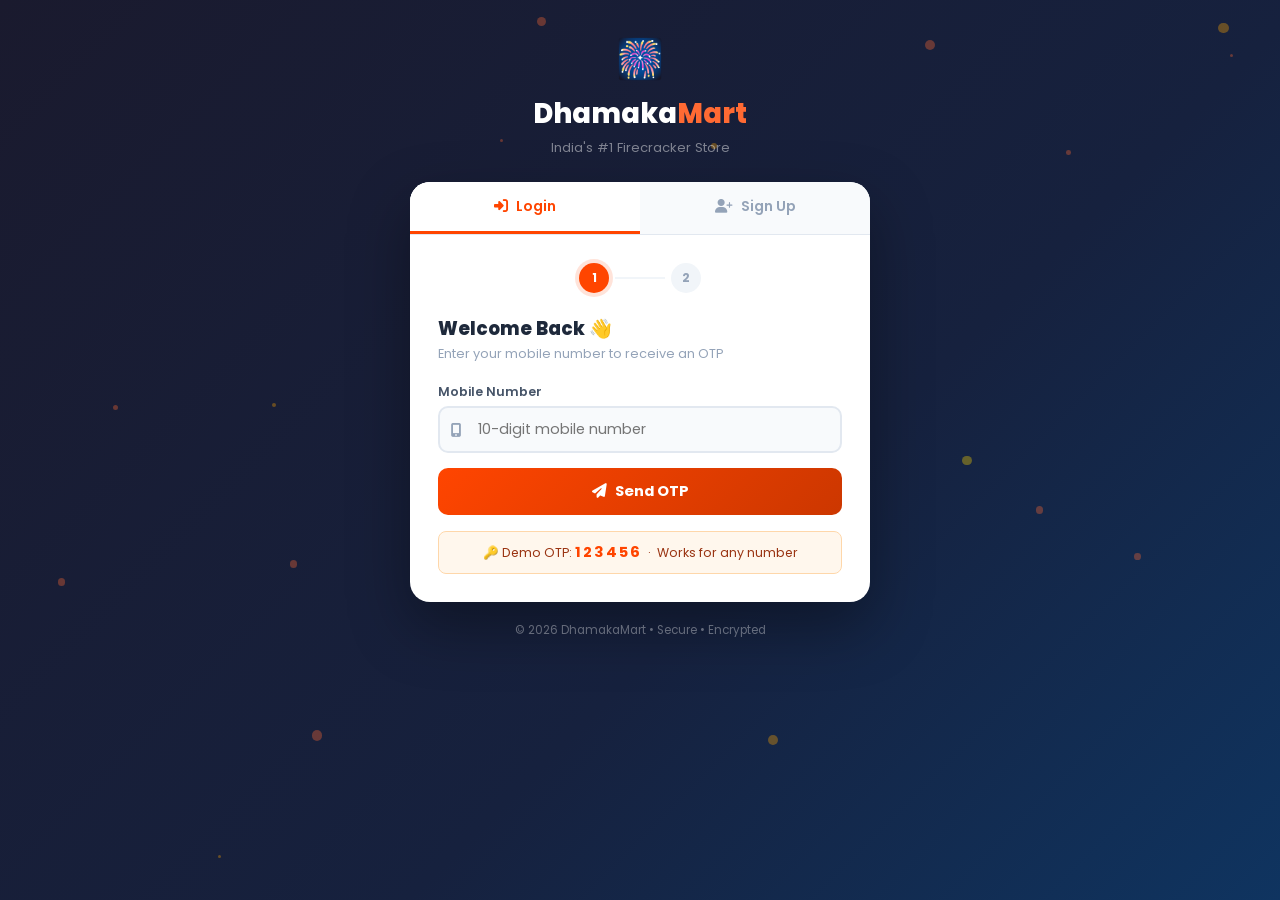
<file: login.html>
<!DOCTYPE html>
<html lang="en">
<head>
    <meta charset="UTF-8">
    <meta name="viewport" content="width=device-width, initial-scale=1.0">
    <title>Login / Sign Up — DhamakaMart</title>
    <link href="https://fonts.googleapis.com/css2?family=Poppins:wght@400;500;600;700;800&display=swap" rel="stylesheet">
    <link rel="stylesheet" href="https://cdnjs.cloudflare.com/ajax/libs/font-awesome/6.5.1/css/all.min.css">
    <style>
    *, *::before, *::after { box-sizing: border-box; margin: 0; padding: 0; }
    :root {
        --primary: #ff4500;
        --primary-dark: #cc3700;
        --success: #00c853;
        --danger: #ff1744;
        --border: #e2e8f0;
        --text: #1e293b;
        --muted: #94a3b8;
        --font: 'Poppins', sans-serif;
    }

    html, body {
        font-family: var(--font);
        min-height: 100%;
        background: linear-gradient(135deg, #1a1a2e 0%, #16213e 60%, #0f3460 100%);
    }

    /* ── Particles ── */
    #particles { position: fixed; inset: 0; pointer-events: none; z-index: 0; overflow: hidden; }
    .dot {
        position: absolute; border-radius: 50%; opacity: 0.35;
        animation: floatDot 7s ease-in-out infinite;
    }
    @keyframes floatDot {
        0%, 100% { transform: translateY(0); }
        50% { transform: translateY(-28px); }
    }

    /* ── Page layout ── */
    .page {
        min-height: 100vh;
        display: flex;
        flex-direction: column;
        align-items: center;
        justify-content: flex-start;
        padding: 30px 16px 50px;
        position: relative;
        z-index: 1;
    }

    /* ── Logo ── */
    .logo-wrap { text-align: center; margin-bottom: 24px; }
    .logo-wrap .em { font-size: 2.4rem; display: block; margin-bottom: 6px; }
    .logo-wrap h1 { color: #fff; font-size: 1.7rem; font-weight: 800; }
    .logo-wrap h1 span { color: #ff6a33; }
    .logo-wrap p { color: rgba(255,255,255,0.45); font-size: 0.82rem; margin-top: 3px; }

    /* ── Card ── */
    .card {
        background: #fff;
        border-radius: 20px;
        width: 100%;
        max-width: 460px;
        box-shadow: 0 24px 60px rgba(0,0,0,0.35);
        overflow: hidden;
    }

    /* ── Tab bar ── */
    .tab-bar {
        display: flex;
        background: #f8fafc;
        border-bottom: 1px solid var(--border);
    }
    .tab-btn {
        flex: 1; padding: 14px 10px; text-align: center;
        font-size: 0.88rem; font-weight: 600; color: var(--muted);
        background: none; border: none; cursor: pointer;
        border-bottom: 3px solid transparent;
        transition: all 0.2s; font-family: var(--font);
    }
    .tab-btn.active { color: var(--primary); border-bottom-color: var(--primary); background: #fff; }
    .tab-btn i { margin-right: 5px; }

    /* ── Panels (each tab is a panel) ── */
    .panel { display: none; padding: 28px; }
    .panel.active { display: block; }

    /* ── Step pages inside a panel ── */
    .step-page { display: none; }
    .step-page.active { display: block; animation: popIn 0.25s ease; }
    @keyframes popIn { from { opacity: 0; transform: translateY(8px); } to { opacity: 1; transform: translateY(0); } }

    /* ── Step indicator ── */
    .step-bar { display: flex; align-items: center; justify-content: center; gap: 6px; margin-bottom: 22px; }
    .s-dot {
        width: 30px; height: 30px; border-radius: 50%;
        display: flex; align-items: center; justify-content: center;
        font-size: 0.75rem; font-weight: 700;
        background: #f1f5f9; color: var(--muted);
        transition: all 0.3s;
    }
    .s-dot.active { background: var(--primary); color: #fff; box-shadow: 0 0 0 4px rgba(255,69,0,0.15); }
    .s-dot.done { background: var(--success); color: #fff; }
    .s-dot.done::after { content: "✓"; font-size: 0.8rem; }
    .s-line { flex: 1; max-width: 50px; height: 2px; background: #f1f5f9; transition: all 0.3s; }
    .s-line.done { background: var(--success); }

    /* ── Section headings ── */
    .panel-title { font-size: 1.15rem; font-weight: 800; color: var(--text); margin-bottom: 3px; }
    .panel-sub { font-size: 0.8rem; color: var(--muted); margin-bottom: 20px; }

    /* ── Forms ── */
    .f-row { display: grid; grid-template-columns: 1fr 1fr; gap: 12px; }
    .f-group { margin-bottom: 15px; }
    .f-group label { display: block; font-size: 0.78rem; font-weight: 600; color: #475569; margin-bottom: 5px; }
    .f-input-wrap { position: relative; }
    .f-input-wrap .ico {
        position: absolute; left: 13px; top: 50%; transform: translateY(-50%);
        color: var(--muted); font-size: 0.88rem; pointer-events: none;
    }
    .f-input-wrap input {
        width: 100%; padding: 11px 13px 11px 38px;
        border: 2px solid var(--border); border-radius: 10px;
        font-size: 0.9rem; font-family: var(--font);
        color: var(--text); background: #f8fafc;
        transition: all 0.2s;
    }
    .f-input-wrap input:focus {
        outline: none; border-color: var(--primary);
        background: #fff; box-shadow: 0 0 0 3px rgba(255,69,0,0.1);
    }
    .f-input-wrap input.is-error { border-color: var(--danger); background: #fff5f5; }
    .f-input-wrap .eye {
        position: absolute; right: 12px; top: 50%; transform: translateY(-50%);
        background: none; border: none; color: var(--muted); cursor: pointer; font-size: 0.85rem;
    }
    .f-error { font-size: 0.72rem; color: var(--danger); margin-top: 4px; display: none; }
    .f-error.show { display: block; }

    /* ── OTP Digits ── */
    .otp-note { font-size: 0.8rem; color: var(--muted); margin-bottom: 14px; line-height: 1.5; }
    .otp-note strong { color: var(--primary); }
    .otp-row { display: flex; gap: 8px; justify-content: center; margin-bottom: 18px; }
    .otp-d {
        width: 46px; height: 52px;
        border: 2px solid var(--border); border-radius: 10px;
        text-align: center; font-size: 1.35rem; font-weight: 700;
        color: var(--text); background: #f8fafc;
        transition: all 0.2s; font-family: var(--font);
    }
    .otp-d:focus { outline: none; border-color: var(--primary); background: #fff; box-shadow: 0 0 0 3px rgba(255,69,0,0.1); }
    .otp-d.filled { border-color: var(--primary); background: #fff3e0; color: var(--primary); }
    .otp-d.wrong { border-color: var(--danger); background: #fff5f5; animation: jiggle 0.4s; }
    @keyframes jiggle {
        0%,100% { transform: translateX(0); }
        20% { transform: translateX(-6px); }
        60% { transform: translateX(6px); }
    }

    /* ── Resend ── */
    .resend-row { text-align: center; font-size: 0.78rem; color: var(--muted); margin-top: 10px; margin-bottom: 16px; }
    .resend-row button {
        background: none; border: none; color: var(--primary);
        font-weight: 600; cursor: pointer; font-size: 0.78rem; font-family: var(--font);
    }
    .resend-row button:disabled { color: var(--muted); cursor: default; }
    #resendTimer, #sResendTimer { font-weight: 700; color: var(--primary); }

    /* ── Buttons ── */
    .btn {
        display: flex; align-items: center; justify-content: center; gap: 8px;
        width: 100%; padding: 13px; border-radius: 10px;
        font-size: 0.92rem; font-weight: 700; font-family: var(--font);
        border: none; cursor: pointer; transition: all 0.22s;
    }
    .btn:disabled { opacity: 0.6; cursor: not-allowed; }
    .btn-primary { background: linear-gradient(135deg, var(--primary), var(--primary-dark)); color: #fff; }
    .btn-primary:hover:not(:disabled) { transform: translateY(-2px); box-shadow: 0 8px 20px rgba(255,69,0,0.3); }
    .btn-success { background: linear-gradient(135deg, var(--success), #009624); color: #fff; }
    .btn-success:hover:not(:disabled) { transform: translateY(-2px); box-shadow: 0 8px 20px rgba(0,200,83,0.3); }
    .btn-ghost {
        background: #f1f5f9; color: #475569; margin-top: 10px;
        border: none;
    }
    .btn-ghost:hover { background: #e2e8f0; }

    /* ── Alert box ── */
    .alert {
        display: none; padding: 10px 14px; border-radius: 8px;
        font-size: 0.8rem; margin-bottom: 14px;
        align-items: center; gap: 8px;
    }
    .alert.show { display: flex; }
    .alert-ok { background: #f0fdf4; border: 1px solid #86efac; color: #166534; }
    .alert-err { background: #fff1f2; border: 1px solid #fca5a5; color: #991b1b; }

    /* ── Password strength ── */
    .strength-bars { display: flex; gap: 4px; margin-top: 6px; margin-bottom: 2px; }
    .sbar { flex: 1; height: 4px; border-radius: 4px; background: #f1f5f9; transition: background 0.3s; }
    .sbar.w { background: var(--danger); }
    .sbar.m { background: #fb923c; }
    .sbar.s { background: var(--success); }
    .slabel { font-size: 0.7rem; color: var(--muted); }

    /* ── Success state ── */
    .success-box { text-align: center; padding: 10px 0 6px; }
    .check-circle {
        width: 72px; height: 72px; border-radius: 50%;
        background: linear-gradient(135deg, var(--success), #009624);
        display: flex; align-items: center; justify-content: center;
        margin: 0 auto 16px; font-size: 1.9rem; color: #fff;
        animation: popCircle 0.5s cubic-bezier(0.4,0,0.2,1);
    }
    @keyframes popCircle { 0% { transform: scale(0); } 60% { transform: scale(1.2); } 100% { transform: scale(1); } }
    .success-box h3 { font-size: 1.2rem; font-weight: 800; color: var(--text); margin-bottom: 6px; }
    .success-box p { font-size: 0.85rem; color: var(--muted); margin-bottom: 22px; }

    /* ── Demo hint ── */
    .hint-box {
        background: #fff7ed; border: 1px solid #fed7aa; border-radius: 8px;
        padding: 10px 14px; text-align: center; font-size: 0.78rem; color: #9a3412;
        margin-top: 16px;
    }
    .hint-box strong { color: var(--primary); letter-spacing: 2px; font-size: 0.92rem; }

    /* ── Footer ── */
    .auth-foot { text-align: center; margin-top: 20px; color: rgba(255,255,255,0.35); font-size: 0.73rem; }

    /* ── Password strength hidden by default ── */
    #strengthWrap { display: none; }

    /* ── Spinner ── */
    .spin { animation: spin360 0.7s linear infinite; display: inline-block; }
    @keyframes spin360 { to { transform: rotate(360deg); } }

    /* ── Responsive ── */
    @media (max-width: 500px) {
        .panel { padding: 20px 16px; }
        .f-row { grid-template-columns: 1fr; }
        .otp-d { width: 40px; height: 46px; font-size: 1.2rem; }
        .otp-row { gap: 5px; }
    }
    </style>
</head>
<body>

<div id="particles"></div>

<div class="page">

    <!-- Logo -->
    <div class="logo-wrap">
        <span class="em">🎆</span>
        <h1>Dhamaka<span>Mart</span></h1>
        <p>India's #1 Firecracker Store</p>
    </div>

    <!-- Card -->
    <div class="card">

        <!-- Tab bar -->
        <div class="tab-bar">
            <button class="tab-btn active" id="tabLogin" onclick="switchTab('login')">
                <i class="fas fa-sign-in-alt"></i> Login
            </button>
            <button class="tab-btn" id="tabSignup" onclick="switchTab('signup')">
                <i class="fas fa-user-plus"></i> Sign Up
            </button>
        </div>

        <!-- ═══════════════ LOGIN PANEL ═══════════════ -->
        <div class="panel active" id="panelLogin">

            <!-- LOGIN STEP 1: Phone -->
            <div class="step-page active" id="lp1">
                <div class="step-bar">
                    <div class="s-dot active" id="ld1">1</div>
                    <div class="s-line" id="ll1"></div>
                    <div class="s-dot" id="ld2">2</div>
                </div>
                <div class="panel-title">Welcome Back 👋</div>
                <div class="panel-sub">Enter your mobile number to receive an OTP</div>

                <div class="alert alert-err" id="lAlert1">
                    <i class="fas fa-exclamation-circle"></i>
                    <span id="lAlert1Txt"></span>
                </div>

                <div class="f-group">
                    <label>Mobile Number</label>
                    <div class="f-input-wrap">
                        <i class="ico fas fa-mobile-screen-button"></i>
                        <input type="tel" id="lPhone" maxlength="10" inputmode="numeric"
                            placeholder="10-digit mobile number"
                            onkeydown="if(event.key==='Enter') sendLoginOTP()">
                    </div>
                    <div class="f-error" id="lPhoneErr">Enter a valid 10-digit number</div>
                </div>

                <button class="btn btn-primary" id="lSendBtn" onclick="sendLoginOTP()">
                    <i class="fas fa-paper-plane"></i> Send OTP
                </button>
            </div>

            <!-- LOGIN STEP 2: OTP -->
            <div class="step-page" id="lp2">
                <div class="step-bar">
                    <div class="s-dot done" id="ld1b">✓</div>
                    <div class="s-line done"></div>
                    <div class="s-dot active">2</div>
                </div>
                <div class="panel-title">Enter OTP 🔢</div>
                <p class="otp-note">OTP sent to <strong>+91 <span id="lPhoneShow"></span></strong>. Enter below to login.</p>

                <div class="alert" id="lAlert2">
                    <i class="fas fa-info-circle"></i>
                    <span id="lAlert2Txt"></span>
                </div>

                <div class="otp-row" id="lOtpRow">
                    <input class="otp-d" id="lo0" maxlength="1" inputmode="numeric">
                    <input class="otp-d" id="lo1" maxlength="1" inputmode="numeric">
                    <input class="otp-d" id="lo2" maxlength="1" inputmode="numeric">
                    <input class="otp-d" id="lo3" maxlength="1" inputmode="numeric">
                    <input class="otp-d" id="lo4" maxlength="1" inputmode="numeric">
                    <input class="otp-d" id="lo5" maxlength="1" inputmode="numeric">
                </div>

                <button class="btn btn-success" id="lVerifyBtn" onclick="verifyLoginOTP()">
                    <i class="fas fa-check-circle"></i> Verify & Login
                </button>

                <div class="resend-row">
                    Didn't get it?
                    <button id="lResendBtn" onclick="resendLoginOTP()" disabled>Resend OTP</button>
                    <span id="resendTimer"></span>
                </div>

                <button class="btn btn-ghost" onclick="goBack('lp2','lp1')">
                    <i class="fas fa-arrow-left"></i> Change Number
                </button>
            </div>

            <!-- Demo hint -->
            <div class="hint-box">
                🔑 Demo OTP: <strong>123456</strong> &nbsp;·&nbsp; Works for any number
            </div>
        </div>

        <!-- ═══════════════ SIGNUP PANEL ═══════════════ -->
        <div class="panel" id="panelSignup">

            <!-- SIGNUP STEP 1: Details -->
            <div class="step-page active" id="sp1">
                <div class="step-bar">
                    <div class="s-dot active">1</div>
                    <div class="s-line" id="sl1"></div>
                    <div class="s-dot" id="sd2">2</div>
                    <div class="s-line" id="sl2"></div>
                    <div class="s-dot" id="sd3">3</div>
                </div>
                <div class="panel-title">Create Account 🚀</div>
                <div class="panel-sub">Join DhamakaMart for exclusive deals</div>

                <div class="f-row">
                    <div class="f-group">
                        <label>First Name</label>
                        <div class="f-input-wrap">
                            <i class="ico fas fa-user"></i>
                            <input type="text" id="sFirst" placeholder="First name">
                        </div>
                    </div>
                    <div class="f-group">
                        <label>Last Name</label>
                        <div class="f-input-wrap">
                            <i class="ico fas fa-user"></i>
                            <input type="text" id="sLast" placeholder="Last name">
                        </div>
                    </div>
                </div>
                <div class="f-group">
                    <label>Email Address</label>
                    <div class="f-input-wrap">
                        <i class="ico fas fa-envelope"></i>
                        <input type="email" id="sEmail" placeholder="your@email.com">
                    </div>
                    <div class="f-error" id="sEmailErr">Enter a valid email</div>
                </div>
                <div class="f-group">
                    <label>Mobile Number</label>
                    <div class="f-input-wrap">
                        <i class="ico fas fa-mobile-screen-button"></i>
                        <input type="tel" id="sPhone" maxlength="10" inputmode="numeric" placeholder="10-digit mobile number">
                    </div>
                    <div class="f-error" id="sPhoneErr">Enter a valid 10-digit number</div>
                </div>
                <div class="f-group">
                    <label>Password</label>
                    <div class="f-input-wrap">
                        <i class="ico fas fa-lock"></i>
                        <input type="password" id="sPass" placeholder="Create a strong password" oninput="checkStrength()">
                        <button class="eye" type="button" onclick="toggleEye('sPass',this)"><i class="fas fa-eye"></i></button>
                    </div>
                    <div id="strengthWrap">
                        <div class="strength-bars">
                            <div class="sbar" id="sb1"></div>
                            <div class="sbar" id="sb2"></div>
                            <div class="sbar" id="sb3"></div>
                            <div class="sbar" id="sb4"></div>
                        </div>
                        <div class="slabel" id="sStrLabel"></div>
                    </div>
                    <div class="f-error" id="sPassErr">Password must be at least 6 characters</div>
                </div>

                <button class="btn btn-primary" onclick="signupNext()">
                    Continue <i class="fas fa-arrow-right"></i>
                </button>
            </div>

            <!-- SIGNUP STEP 2: OTP -->
            <div class="step-page" id="sp2">
                <div class="step-bar">
                    <div class="s-dot done">✓</div>
                    <div class="s-line done"></div>
                    <div class="s-dot active">2</div>
                    <div class="s-line" id="sl2b"></div>
                    <div class="s-dot" id="sd3b">3</div>
                </div>
                <div class="panel-title">Verify Mobile 📲</div>
                <p class="otp-note">OTP sent to <strong>+91 <span id="sPhoneShow"></span></strong>. Enter below to verify.</p>

                <div class="alert" id="sAlert">
                    <i class="fas fa-info-circle"></i>
                    <span id="sAlertTxt"></span>
                </div>

                <div class="otp-row" id="sOtpRow">
                    <input class="otp-d" id="so0" maxlength="1" inputmode="numeric">
                    <input class="otp-d" id="so1" maxlength="1" inputmode="numeric">
                    <input class="otp-d" id="so2" maxlength="1" inputmode="numeric">
                    <input class="otp-d" id="so3" maxlength="1" inputmode="numeric">
                    <input class="otp-d" id="so4" maxlength="1" inputmode="numeric">
                    <input class="otp-d" id="so5" maxlength="1" inputmode="numeric">
                </div>

                <button class="btn btn-success" onclick="signupVerify()">
                    <i class="fas fa-check-circle"></i> Verify OTP
                </button>

                <div class="resend-row">
                    Didn't get it?
                    <button id="sResendBtn" onclick="signupResend()" disabled>Resend OTP</button>
                    <span id="sResendTimer"></span>
                </div>

                <button class="btn btn-ghost" onclick="goBack('sp2','sp1')">
                    <i class="fas fa-arrow-left"></i> Back
                </button>
            </div>

            <!-- SIGNUP STEP 3: Done -->
            <div class="step-page" id="sp3">
                <div class="step-bar">
                    <div class="s-dot done">✓</div>
                    <div class="s-line done"></div>
                    <div class="s-dot done">✓</div>
                    <div class="s-line done"></div>
                    <div class="s-dot done">✓</div>
                </div>
                <div class="success-box">
                    <div class="check-circle"><i class="fas fa-check"></i></div>
                    <h3>Welcome to DhamakaMart! 🎉</h3>
                    <p>Your account has been created successfully.<br>Ready to shop amazing firecrackers!</p>
                    <button class="btn btn-primary" onclick="window.location.href='index.html'">
                        <i class="fas fa-store"></i> Start Shopping
                    </button>
                </div>
            </div>

            <!-- Demo hint -->
            <div class="hint-box">
                🔑 Demo OTP: <strong>123456</strong> &nbsp;·&nbsp; Works for any number
            </div>
        </div>

    </div><!-- /card -->

    <div class="auth-foot">&copy; 2026 DhamakaMart &bull; Secure &bull; Encrypted</div>

</div><!-- /page -->

<script>
/* ================================================================
   DhamakaMart — Login / Signup Page JS
   ================================================================ */

const DEMO_OTP = "123456";
let activeOTP  = "";
let loginPhone = "";
let signupData = {};
let lResendIv  = null;
let sResendIv  = null;

// ── Particles ──────────────────────────────────────────────────
(function buildParticles() {
    const colors = ["#ff4500","#ffd700","#ff6b35","#ff1744","#ffa500"];
    const box = document.getElementById("particles");
    for (let i = 0; i < 22; i++) {
        const d = document.createElement("div");
        d.className = "dot";
        const size = Math.random() * 8 + 3;
        d.style.cssText =
            "width:" + size + "px;height:" + size + "px;" +
            "background:" + colors[~~(Math.random() * colors.length)] + ";" +
            "left:" + Math.random() * 100 + "%;" +
            "top:" + Math.random() * 100 + "%;" +
            "animation-delay:" + Math.random() * 7 + "s;" +
            "animation-duration:" + (Math.random() * 4 + 5) + "s;";
        box.appendChild(d);
    }
})();

// ── OTP input wiring ─────────────────────────────────────────
function wireOTP(prefix, count) {
    for (let i = 0; i < count; i++) {
        const el = document.getElementById(prefix + i);
        if (!el) continue;

        el.addEventListener("input", function() {
            this.value = this.value.replace(/\D/g, "").slice(-1);
            this.classList.toggle("filled", !!this.value);
            this.classList.remove("wrong");
            if (this.value && i < count - 1)
                document.getElementById(prefix + (i + 1)).focus();
        });

        el.addEventListener("keydown", function(e) {
            if (e.key === "Backspace") {
                if (!this.value && i > 0) {
                    const prev = document.getElementById(prefix + (i - 1));
                    prev.value = "";
                    prev.classList.remove("filled");
                    prev.focus();
                }
            }
            if (e.key === "Enter") {
                if (prefix === "lo") verifyLoginOTP();
                if (prefix === "so") signupVerify();
            }
        });

        el.addEventListener("paste", function(e) {
            e.preventDefault();
            const text = e.clipboardData.getData("text").replace(/\D/g, "").slice(0, count);
            text.split("").forEach(function(ch, idx) {
                const inp = document.getElementById(prefix + idx);
                if (inp) { inp.value = ch; inp.classList.add("filled"); }
            });
            const last = document.getElementById(prefix + (text.length - 1));
            if (last) last.focus();
        });
    }
}

document.addEventListener("DOMContentLoaded", function() {
    wireOTP("lo", 6);
    wireOTP("so", 6);
});

// ── Helpers ──────────────────────────────────────────────────
function getEl(id) { return document.getElementById(id); }

function getOTP(prefix, count) {
    var s = "";
    for (var i = 0; i < count; i++) s += (getEl(prefix + i)?.value || "");
    return s;
}

function clearOTP(prefix, count) {
    for (var i = 0; i < count; i++) {
        var el = getEl(prefix + i);
        if (el) { el.value = ""; el.classList.remove("filled","wrong"); }
    }
}

function wrongOTP(prefix, count) {
    for (var i = 0; i < count; i++) {
        var el = getEl(prefix + i);
        if (el) { el.classList.add("wrong"); el.value = ""; }
    }
    setTimeout(function() {
        for (var i = 0; i < count; i++) {
            var el = getEl(prefix + i);
            if (el) el.classList.remove("wrong");
        }
        getEl(prefix + "0")?.focus();
    }, 600);
}

function showStep(id) {
    document.querySelectorAll(".step-page").forEach(function(el) {
        el.classList.remove("active");
    });
    getEl(id).classList.add("active");
    // Scroll card top into view on mobile
    document.querySelector(".card").scrollIntoView({ behavior: "smooth", block: "nearest" });
}

function showAlert(elId, textId, msg, type) {
    // type: "ok" or "err"
    var el = getEl(elId);
    var t  = getEl(textId);
    if (!el || !t) return;
    t.textContent = msg;
    el.className = "alert alert-" + type + " show";
}
function clearAlert(elId) {
    var el = getEl(elId);
    if (el) el.classList.remove("show");
}

function goBack(from, to) {
    showStep(to);
}

function startResend(timerId, btnId, seconds, onResend) {
    var timerEl = getEl(timerId);
    var btnEl   = getEl(btnId);
    if (!timerEl || !btnEl) return;
    btnEl.disabled = true;
    var t = seconds || 30;
    timerEl.textContent = "in " + t + "s";
    var iv = setInterval(function() {
        t--;
        timerEl.textContent = t > 0 ? "in " + t + "s" : "";
        if (t <= 0) {
            clearInterval(iv);
            btnEl.disabled = false;
        }
    }, 1000);
    return iv;
}

// ── Tab switch ────────────────────────────────────────────────
function switchTab(tab) {
    getEl("tabLogin").classList.toggle("active", tab === "login");
    getEl("tabSignup").classList.toggle("active", tab === "signup");
    getEl("panelLogin").classList.toggle("active", tab === "login");
    getEl("panelSignup").classList.toggle("active", tab === "signup");
}

// ── User store ────────────────────────────────────────────────
function getUsers() { return JSON.parse(localStorage.getItem("dm_users") || "[]"); }
function saveUsers(u) { localStorage.setItem("dm_users", JSON.stringify(u)); }

// ════════════════════════════════════════════════════
// LOGIN
// ════════════════════════════════════════════════════
function sendLoginOTP() {
    clearAlert("lAlert1");
    var phone = getEl("lPhone").value.trim();
    var phoneErr = getEl("lPhoneErr");
    var inp = getEl("lPhone");

    if (!/^\d{10}$/.test(phone)) {
        phoneErr.classList.add("show");
        inp.classList.add("is-error");
        inp.focus();
        return;
    }
    phoneErr.classList.remove("show");
    inp.classList.remove("is-error");

    var btn = getEl("lSendBtn");
    btn.disabled = true;
    btn.innerHTML = '<i class="fas fa-circle-notch spin"></i> Sending...';

    loginPhone = phone;
    activeOTP  = DEMO_OTP;

    setTimeout(function() {
        btn.disabled = false;
        btn.innerHTML = '<i class="fas fa-paper-plane"></i> Send OTP';
        getEl("lPhoneShow").textContent = phone;
        clearOTP("lo", 6);
        showStep("lp2");
        getEl("lo0").focus();
        if (lResendIv) clearInterval(lResendIv);
        lResendIv = startResend("resendTimer", "lResendBtn", 30);
    }, 1000);
}

function verifyLoginOTP() {
    clearAlert("lAlert2");
    var entered = getOTP("lo", 6);
    if (entered.length < 6) {
        showAlert("lAlert2","lAlert2Txt","Please enter all 6 digits","err");
        return;
    }
    var btn = getEl("lVerifyBtn");
    btn.disabled = true;
    btn.innerHTML = '<i class="fas fa-circle-notch spin"></i> Verifying...';

    setTimeout(function() {
        btn.disabled = false;
        btn.innerHTML = '<i class="fas fa-check-circle"></i> Verify & Login';

        if (entered === activeOTP) {
            // Save / find user
            var users = getUsers();
            var user  = users.find(function(u) { return u.phone === loginPhone; });
            if (!user) {
                user = { phone: loginPhone, name: "Customer", email: "", createdAt: new Date().toISOString() };
                users.push(user);
                saveUsers(users);
            }
            sessionStorage.setItem("dm_session", JSON.stringify(
                Object.assign({}, user, { loggedIn: true, loginTime: Date.now() })
            ));
            showAlert("lAlert2","lAlert2Txt","✅ Verified! Redirecting...","ok");
            setTimeout(function() { window.location.href = "index.html"; }, 700);
        } else {
            showAlert("lAlert2","lAlert2Txt","❌ Wrong OTP. Please try again.","err");
            wrongOTP("lo", 6);
        }
    }, 1200);
}

function resendLoginOTP() {
    activeOTP = DEMO_OTP;
    clearOTP("lo", 6);
    clearAlert("lAlert2");
    showAlert("lAlert2","lAlert2Txt","OTP resent successfully!","ok");
    setTimeout(function() { clearAlert("lAlert2"); }, 2000);
    if (lResendIv) clearInterval(lResendIv);
    lResendIv = startResend("resendTimer", "lResendBtn", 30);
    getEl("lo0").focus();
}

// ════════════════════════════════════════════════════
// SIGNUP
// ════════════════════════════════════════════════════
function signupNext() {
    var first  = getEl("sFirst").value.trim();
    var last   = getEl("sLast").value.trim();
    var email  = getEl("sEmail").value.trim();
    var phone  = getEl("sPhone").value.trim();
    var pass   = getEl("sPass").value;
    var valid  = true;

    // Phone
    if (!/^\d{10}$/.test(phone)) {
        getEl("sPhoneErr").classList.add("show");
        getEl("sPhone").classList.add("is-error");
        valid = false;
    } else {
        getEl("sPhoneErr").classList.remove("show");
        getEl("sPhone").classList.remove("is-error");
    }

    // Email
    if (!email || !email.includes("@")) {
        getEl("sEmailErr").classList.add("show");
        getEl("sEmail").classList.add("is-error");
        valid = false;
    } else {
        getEl("sEmailErr").classList.remove("show");
        getEl("sEmail").classList.remove("is-error");
    }

    // Password
    if (pass.length < 6) {
        getEl("sPassErr").classList.add("show");
        getEl("sPass").classList.add("is-error");
        valid = false;
    } else {
        getEl("sPassErr").classList.remove("show");
        getEl("sPass").classList.remove("is-error");
    }

    if (!valid) return;

    signupData = { name: (first + " " + last).trim() || "Customer", email: email, phone: phone, pass: pass };
    activeOTP  = DEMO_OTP;

    getEl("sPhoneShow").textContent = phone;
    clearOTP("so", 6);
    clearAlert("sAlert");
    showStep("sp2");
    getEl("so0").focus();
    if (sResendIv) clearInterval(sResendIv);
    sResendIv = startResend("sResendTimer", "sResendBtn", 30);
}

function signupVerify() {
    clearAlert("sAlert");
    var entered = getOTP("so", 6);
    if (entered.length < 6) {
        showAlert("sAlert","sAlertTxt","Please enter all 6 digits","err");
        return;
    }
    var btn = document.querySelector("#sp2 .btn-success");
    btn.disabled = true;
    btn.innerHTML = '<i class="fas fa-circle-notch spin"></i> Verifying...';

    setTimeout(function() {
        btn.disabled = false;
        btn.innerHTML = '<i class="fas fa-check-circle"></i> Verify OTP';

        if (entered === activeOTP) {
            var users = getUsers();
            if (users.find(function(u) { return u.phone === signupData.phone; })) {
                showAlert("sAlert","sAlertTxt","Account already exists. Please login.","err");
                return;
            }
            var user = {
                phone:     signupData.phone,
                email:     signupData.email,
                name:      signupData.name,
                pass:      signupData.pass,
                createdAt: new Date().toISOString()
            };
            users.push(user);
            saveUsers(users);
            sessionStorage.setItem("dm_session", JSON.stringify(
                Object.assign({}, user, { loggedIn: true, loginTime: Date.now() })
            ));
            showStep("sp3");
        } else {
            showAlert("sAlert","sAlertTxt","❌ Wrong OTP. Try again.","err");
            wrongOTP("so", 6);
        }
    }, 1200);
}

function signupResend() {
    activeOTP = DEMO_OTP;
    clearOTP("so", 6);
    clearAlert("sAlert");
    showAlert("sAlert","sAlertTxt","OTP resent!","ok");
    setTimeout(function() { clearAlert("sAlert"); }, 2000);
    if (sResendIv) clearInterval(sResendIv);
    sResendIv = startResend("sResendTimer", "sResendBtn", 30);
    getEl("so0").focus();
}

// ── Password strength ────────────────────────────────────────
function checkStrength() {
    var p = getEl("sPass").value;
    var wrap = getEl("strengthWrap");
    if (!p) { wrap.style.display = "none"; return; }
    wrap.style.display = "block";
    var score = 0;
    if (p.length >= 6) score++;
    if (p.length >= 10) score++;
    if (/[A-Z]/.test(p) && /[0-9]/.test(p)) score++;
    if (/[^A-Za-z0-9]/.test(p)) score++;
    var cls = score <= 1 ? "w" : score <= 2 ? "m" : "s";
    var labels = { w: "Weak", m: "Medium", s: "Strong 💪" };
    ["sb1","sb2","sb3","sb4"].forEach(function(id, i) {
        var el = getEl(id);
        el.className = "sbar" + (i < score ? " " + cls : "");
    });
    getEl("sStrLabel").textContent = labels[cls];
}

function toggleEye(inputId, btn) {
    var el = getEl(inputId);
    var show = el.type === "password";
    el.type = show ? "text" : "password";
    btn.innerHTML = '<i class="fas fa-' + (show ? "eye-slash" : "eye") + '"></i>';
}
</script>
</body>
</html>
</file>
<file: styles.css>
/* ═══════════════════════════════════════════════════
   DhamakaMart — Firecracker E-Commerce Styles
   ═══════════════════════════════════════════════════ */

/* ── CSS Variables ── */
:root {
    --primary: #ff4500;
    --primary-dark: #cc3700;
    --primary-light: #ff6a33;
    --secondary: #1a1a2e;
    --accent: #ffd700;
    --accent-dark: #e6c200;
    --success: #00c853;
    --danger: #ff1744;
    --bg: #ffffff;
    --bg-light: #f8f9fa;
    --bg-dark: #0f0f23;
    --text: #2d3436;
    --text-light: #636e72;
    --text-muted: #b2bec3;
    --border: #e0e0e0;
    --shadow: 0 4px 20px rgba(0,0,0,0.08);
    --shadow-lg: 0 10px 40px rgba(0,0,0,0.12);
    --radius: 12px;
    --radius-sm: 8px;
    --radius-lg: 20px;
    --transition: all 0.3s cubic-bezier(0.4, 0, 0.2, 1);
    --font: 'Poppins', -apple-system, BlinkMacSystemFont, sans-serif;
}

/* ── Reset & Base ── */
*, *::before, *::after { box-sizing: border-box; margin: 0; padding: 0; }
html { scroll-behavior: smooth; font-size: 16px; }
body { font-family: var(--font); color: var(--text); background: var(--bg); line-height: 1.6; overflow-x: hidden; }
a { text-decoration: none; color: inherit; }
ul { list-style: none; }
img { max-width: 100%; display: block; }
button { cursor: pointer; border: none; font-family: inherit; }
input, select, textarea { font-family: inherit; outline: none; }

.container { max-width: 1280px; margin: 0 auto; padding: 0 20px; }

/* ── Buttons ── */
.btn {
    display: inline-flex; align-items: center; gap: 8px;
    padding: 12px 28px; border-radius: 50px; font-weight: 600;
    font-size: 0.95rem; transition: var(--transition); border: 2px solid transparent;
    text-align: center; justify-content: center;
}
.btn-primary { background: linear-gradient(135deg, var(--primary), var(--primary-dark)); color: #fff; }
.btn-primary:hover { transform: translateY(-2px); box-shadow: 0 8px 25px rgba(255,69,0,0.4); }
.btn-outline { background: transparent; border-color: var(--primary); color: var(--primary); }
.btn-outline:hover { background: var(--primary); color: #fff; }
.btn-white { background: #fff; color: var(--primary); font-size: 0.85rem; padding: 8px 20px; }
.btn-white:hover { transform: translateY(-2px); box-shadow: var(--shadow); }
.btn-success { background: linear-gradient(135deg, #00c853, #009624); color: #fff; }
.btn-success:hover { box-shadow: 0 8px 25px rgba(0,200,83,0.4); transform: translateY(-2px); }
.btn-sm { padding: 8px 18px; font-size: 0.85rem; }
.btn-lg { padding: 16px 36px; font-size: 1.05rem; }
.btn-block { display: flex; width: 100%; }

/* ── Top Bar ── */
.top-bar {
    background: var(--secondary); color: #fff; font-size: 0.82rem; padding: 8px 0;
}
.top-bar-inner {
    display: flex; justify-content: space-between; align-items: center; flex-wrap: wrap; gap: 8px;
}
.top-bar-right { display: flex; gap: 20px; }
.top-bar-right a { color: #ccc; transition: var(--transition); }
.top-bar-right a:hover { color: var(--accent); }
.top-bar i { margin-right: 5px; }

/* ── Navbar ── */
.navbar {
    background: #fff; position: sticky; top: 0; z-index: 1000;
    box-shadow: 0 2px 20px rgba(0,0,0,0.06); transition: var(--transition);
}
.navbar.scrolled { box-shadow: 0 4px 30px rgba(0,0,0,0.1); }
.nav-inner {
    display: flex; align-items: center; gap: 20px; padding: 12px 20px; height: 70px;
}

.logo { display: flex; align-items: center; gap: 8px; }
.logo-icon { font-size: 1.8rem; }
.logo-text { font-size: 1.4rem; font-weight: 800; color: var(--secondary); }
.logo-accent { color: var(--primary); }

.search-bar {
    flex: 1; max-width: 520px; display: flex; background: var(--bg-light);
    border-radius: 50px; overflow: hidden; border: 2px solid var(--border);
    transition: var(--transition);
}
.search-bar:focus-within { border-color: var(--primary); box-shadow: 0 0 0 3px rgba(255,69,0,0.1); }
.search-bar input {
    flex: 1; padding: 10px 20px; border: none; background: transparent;
    font-size: 0.9rem;
}
.search-bar button {
    padding: 10px 18px; background: var(--primary); color: #fff;
    border: none; transition: var(--transition);
}
.search-bar button:hover { background: var(--primary-dark); }

.nav-actions { display: flex; align-items: center; gap: 8px; }
.nav-icon {
    position: relative; width: 42px; height: 42px; display: flex;
    align-items: center; justify-content: center; border-radius: 50%;
    transition: var(--transition); font-size: 1.15rem; color: var(--text);
}
.nav-icon:hover { background: var(--bg-light); color: var(--primary); }
.badge {
    position: absolute; top: 2px; right: 2px; background: var(--primary);
    color: #fff; font-size: 0.65rem; font-weight: 700; width: 18px; height: 18px;
    border-radius: 50%; display: flex; align-items: center; justify-content: center;
}
.mobile-menu-btn { display: none; background: none; font-size: 1.3rem; color: var(--text); padding: 8px; }

/* Category Nav */
.category-nav { background: var(--bg-light); border-top: 1px solid var(--border); overflow-x: auto; }
.cat-nav-inner { display: flex; gap: 0; white-space: nowrap; }
.cat-link {
    padding: 10px 20px; font-size: 0.85rem; font-weight: 500; color: var(--text-light);
    transition: var(--transition); display: flex; align-items: center; gap: 6px;
    border-bottom: 3px solid transparent; flex-shrink: 0;
}
.cat-link:hover, .cat-link.active { color: var(--primary); border-bottom-color: var(--primary); }
.cat-link i { font-size: 0.9rem; }

/* ── Hero ── */
.hero {
    position: relative; min-height: 580px; display: flex; align-items: center;
    background: linear-gradient(135deg, #1a1a2e 0%, #16213e 50%, #0f3460 100%);
    overflow: hidden; padding-top: 30px;
}
.hero-particles {
    position: absolute; inset: 0; pointer-events: none; z-index: 1;
}
.hero-particles .particle {
    position: absolute; border-radius: 50%; animation: float 6s infinite;
}
@keyframes float {
    0%, 100% { transform: translateY(0) scale(1); opacity: 0.6; }
    50% { transform: translateY(-30px) scale(1.2); opacity: 1; }
}
.hero-content { position: relative; z-index: 2; text-align: center; color: #fff; padding: 20px 0 80px; }
.hero-badge {
    display: inline-block; background: rgba(255,215,0,0.15); color: var(--accent);
    padding: 8px 24px; border-radius: 50px; font-size: 0.9rem; font-weight: 600;
    border: 1px solid rgba(255,215,0,0.3); margin-bottom: 20px;
    animation: pulse 2s infinite;
}
@keyframes pulse {
    0%, 100% { box-shadow: 0 0 0 0 rgba(255,215,0,0.3); }
    50% { box-shadow: 0 0 20px 5px rgba(255,215,0,0.15); }
}
.hero-title { font-size: 3.5rem; font-weight: 900; line-height: 1.15; margin-bottom: 16px; }
.gradient-text {
    background: linear-gradient(90deg, var(--accent), #ff6b35, var(--primary));
    -webkit-background-clip: text; -webkit-text-fill-color: transparent;
    background-clip: text;
}
.hero-subtitle { font-size: 1.15rem; color: rgba(255,255,255,0.8); max-width: 560px; margin: 0 auto 30px; }
.hero-subtitle strong { color: var(--accent); }
.hero-cta { display: flex; gap: 16px; justify-content: center; flex-wrap: wrap; margin-bottom: 40px; }
.hero-cta .btn-outline { border-color: rgba(255,255,255,0.4); color: #fff; }
.hero-cta .btn-outline:hover { background: rgba(255,255,255,0.1); border-color: #fff; }

.hero-stats { display: flex; gap: 40px; justify-content: center; flex-wrap: wrap; }
.stat { text-align: center; }
.stat-num { display: block; font-size: 1.6rem; font-weight: 800; color: var(--accent); }
.stat-label { font-size: 0.8rem; color: rgba(255,255,255,0.6); }

.hero-wave { position: absolute; bottom: -1px; left: 0; width: 100%; line-height: 0; }
.hero-wave svg { width: 100%; height: 80px; }

/* ── Offer Banner ── */
.offer-banner { padding: 40px 0; }
.offer-grid { display: grid; grid-template-columns: repeat(3, 1fr); gap: 20px; }
.offer-card {
    border-radius: var(--radius-lg); padding: 30px; display: flex;
    justify-content: space-between; align-items: center; color: #fff;
    transition: var(--transition); cursor: pointer; overflow: hidden;
    position: relative;
}
.offer-card:hover { transform: translateY(-5px); box-shadow: var(--shadow-lg); }
.offer-card-1 { background: linear-gradient(135deg, #ff4500, #ff6b35); }
.offer-card-2 { background: linear-gradient(135deg, #7c3aed, #a855f7); }
.offer-card-3 { background: linear-gradient(135deg, #0891b2, #06b6d4); }
.offer-tag {
    display: inline-block; background: rgba(255,255,255,0.2); padding: 4px 12px;
    border-radius: 50px; font-size: 0.7rem; font-weight: 700; letter-spacing: 1px; margin-bottom: 8px;
}
.offer-content h3 { font-size: 1.3rem; margin-bottom: 4px; }
.offer-content p { font-size: 0.9rem; opacity: 0.9; margin-bottom: 12px; }
.offer-icon { font-size: 4rem; opacity: 0.3; position: absolute; right: 20px; }

/* ── Countdown ── */
.countdown-section { padding: 20px 0 40px; }
.countdown-box {
    background: linear-gradient(135deg, var(--secondary), #16213e);
    border-radius: var(--radius-lg); padding: 30px 40px; display: flex;
    justify-content: space-between; align-items: center; color: #fff; flex-wrap: wrap; gap: 20px;
}
.countdown-left h2 { font-size: 1.5rem; margin-bottom: 4px; }
.countdown-left p { font-size: 0.9rem; opacity: 0.7; }
.countdown-timer { display: flex; gap: 8px; align-items: center; }
.time-block {
    background: rgba(255,255,255,0.1); padding: 14px 20px; border-radius: var(--radius-sm);
    text-align: center; min-width: 70px; backdrop-filter: blur(10px);
    border: 1px solid rgba(255,255,255,0.1);
}
.time-block span { display: block; font-size: 2rem; font-weight: 800; color: var(--accent); }
.time-block small { font-size: 0.7rem; text-transform: uppercase; letter-spacing: 1px; opacity: 0.7; }
.time-sep { font-size: 2rem; font-weight: 800; color: var(--accent); }

/* ── Section Headers ── */
.section-header { text-align: center; margin-bottom: 40px; }
.section-title { font-size: 2rem; font-weight: 800; color: var(--secondary); margin-bottom: 8px; }
.section-subtitle { color: var(--text-light); font-size: 1rem; }

/* ── Products ── */
.products-section { padding: 60px 0; }
.product-filters {
    display: flex; gap: 10px; margin-bottom: 30px; flex-wrap: wrap; justify-content: center;
}
.filter-btn {
    padding: 8px 20px; border-radius: 50px; font-size: 0.85rem; font-weight: 500;
    background: var(--bg-light); color: var(--text-light); border: 1px solid var(--border);
    transition: var(--transition);
}
.filter-btn:hover, .filter-btn.active { background: var(--primary); color: #fff; border-color: var(--primary); }

.product-grid {
    display: grid; grid-template-columns: repeat(auto-fill, minmax(270px, 1fr));
    gap: 24px;
}
.product-card {
    background: #fff; border-radius: var(--radius); overflow: hidden;
    border: 1px solid var(--border); transition: var(--transition);
    position: relative;
}
.product-card:hover { transform: translateY(-6px); box-shadow: var(--shadow-lg); border-color: transparent; }

.product-image {
    position: relative; height: 220px; background: linear-gradient(135deg, #fff3e0, #ffe0b2);
    display: flex; align-items: center; justify-content: center; overflow: hidden;
}
.product-image .product-emoji { font-size: 5rem; transition: var(--transition); }
.product-card:hover .product-emoji { transform: scale(1.15) rotate(5deg); }

.product-badges { position: absolute; top: 12px; left: 12px; display: flex; flex-direction: column; gap: 6px; }
.badge-tag {
    padding: 4px 10px; border-radius: 50px; font-size: 0.7rem;
    font-weight: 700; color: #fff; letter-spacing: 0.5px;
}
.badge-discount { background: var(--danger); }
.badge-new { background: var(--success); }
.badge-hot { background: var(--primary); }
.badge-limited { background: #7c3aed; }

.product-wishlist {
    position: absolute; top: 12px; right: 12px; width: 36px; height: 36px;
    background: #fff; border-radius: 50%; display: flex; align-items: center;
    justify-content: center; box-shadow: 0 2px 8px rgba(0,0,0,0.1);
    transition: var(--transition); color: var(--text-muted); font-size: 0.9rem;
    border: none;
}
.product-wishlist:hover, .product-wishlist.liked { color: var(--danger); }
.product-wishlist.liked { background: #fff0f0; }

.product-info { padding: 18px; }
.product-category {
    font-size: 0.75rem; color: var(--primary); font-weight: 600;
    text-transform: uppercase; letter-spacing: 0.5px; margin-bottom: 4px;
}
.product-name { font-size: 1rem; font-weight: 700; color: var(--secondary); margin-bottom: 4px; }
.product-desc { font-size: 0.82rem; color: var(--text-light); margin-bottom: 10px; line-height: 1.4; }
.product-rating { display: flex; align-items: center; gap: 4px; font-size: 0.82rem; margin-bottom: 12px; }
.product-rating .stars { color: #f59e0b; }
.product-rating .count { color: var(--text-muted); }

.product-pricing { display: flex; align-items: center; gap: 8px; margin-bottom: 14px; flex-wrap: wrap; }
.price-current { font-size: 1.25rem; font-weight: 800; color: var(--primary); }
.price-original {
    font-size: 0.9rem; color: var(--text-muted); text-decoration: line-through;
}
.price-saved {
    font-size: 0.75rem; color: var(--success); font-weight: 600;
    background: #e8faf0; padding: 2px 8px; border-radius: 50px;
}

.product-actions { display: flex; gap: 8px; }
.btn-add-cart {
    flex: 1; padding: 10px; border-radius: var(--radius-sm); font-size: 0.85rem;
    font-weight: 600; background: linear-gradient(135deg, var(--primary), var(--primary-dark));
    color: #fff; transition: var(--transition); display: flex; align-items: center;
    justify-content: center; gap: 6px;
}
.btn-add-cart:hover { box-shadow: 0 4px 15px rgba(255,69,0,0.4); transform: translateY(-1px); }
.btn-add-cart.in-cart { background: linear-gradient(135deg, var(--success), #009624); }

.qty-controls {
    display: flex; align-items: center; border: 2px solid var(--border);
    border-radius: var(--radius-sm); overflow: hidden;
}
.qty-btn {
    width: 34px; height: 36px; background: var(--bg-light); color: var(--text);
    font-size: 1rem; transition: var(--transition); display: flex;
    align-items: center; justify-content: center; border: none;
}
.qty-btn:hover { background: var(--primary); color: #fff; }
.qty-display {
    width: 36px; text-align: center; font-weight: 700; font-size: 0.9rem;
    background: #fff; border: none;
}

.load-more-wrap { text-align: center; margin-top: 40px; }

/* ── Features ── */
.features-section { padding: 60px 0; background: var(--bg-light); }
.features-grid { display: grid; grid-template-columns: repeat(auto-fill, minmax(200px, 1fr)); gap: 24px; }
.feature-card {
    background: #fff; padding: 30px 24px; border-radius: var(--radius); text-align: center;
    transition: var(--transition); border: 1px solid var(--border);
}
.feature-card:hover { transform: translateY(-5px); box-shadow: var(--shadow); border-color: var(--primary); }
.feature-icon {
    width: 60px; height: 60px; border-radius: 50%; background: linear-gradient(135deg, #fff3e0, #ffe0b2);
    display: flex; align-items: center; justify-content: center; margin: 0 auto 16px;
    font-size: 1.4rem; color: var(--primary);
}
.feature-card h3 { font-size: 0.95rem; font-weight: 700; margin-bottom: 8px; color: var(--secondary); }
.feature-card p { font-size: 0.82rem; color: var(--text-light); }

/* ── Testimonials ── */
.testimonials-section { padding: 60px 0; }
.testimonials-grid { display: grid; grid-template-columns: repeat(auto-fill, minmax(320px, 1fr)); gap: 24px; }
.testimonial-card {
    background: #fff; padding: 28px; border-radius: var(--radius); border: 1px solid var(--border);
    transition: var(--transition);
}
.testimonial-card:hover { box-shadow: var(--shadow); }
.testimonial-card .stars { color: #f59e0b; font-size: 1rem; margin-bottom: 12px; }
.testimonial-card p { font-size: 0.9rem; color: var(--text-light); line-height: 1.6; margin-bottom: 16px; }
.testimonial-author { display: flex; align-items: center; gap: 12px; }
.author-avatar {
    width: 42px; height: 42px; border-radius: 50%; background: linear-gradient(135deg, var(--primary), var(--primary-dark));
    color: #fff; display: flex; align-items: center; justify-content: center;
    font-weight: 700; font-size: 0.85rem;
}

/* ── Newsletter ── */
.newsletter-section { padding: 60px 0; background: var(--bg-light); }
.newsletter-box {
    background: linear-gradient(135deg, var(--primary), #ff6b35);
    border-radius: var(--radius-lg); padding: 40px; display: flex;
    justify-content: space-between; align-items: center; flex-wrap: wrap; gap: 20px; color: #fff;
}
.newsletter-content h2 { font-size: 1.5rem; margin-bottom: 4px; }
.newsletter-content p { opacity: 0.9; }
.newsletter-form { display: flex; gap: 10px; flex: 1; max-width: 440px; }
.newsletter-form input {
    flex: 1; padding: 14px 20px; border-radius: 50px; border: none;
    font-size: 0.9rem;
}
.newsletter-form .btn { background: var(--secondary); color: #fff; white-space: nowrap; }
.newsletter-form .btn:hover { background: #0d0d1a; }

/* ── Footer ── */
.footer { background: var(--bg-dark); color: rgba(255,255,255,0.7); padding: 60px 0 0; }
.footer-grid { display: grid; grid-template-columns: 2fr 1fr 1fr 1fr; gap: 40px; margin-bottom: 40px; }
.footer-col h3 { color: #fff; font-size: 1.2rem; margin-bottom: 16px; }
.footer-col h4 { color: #fff; font-size: 1rem; margin-bottom: 16px; }
.footer-col p { font-size: 0.9rem; line-height: 1.7; margin-bottom: 16px; }
.footer-col ul li { margin-bottom: 8px; }
.footer-col ul a { font-size: 0.88rem; transition: var(--transition); }
.footer-col ul a:hover { color: var(--accent); padding-left: 4px; }
.social-links { display: flex; gap: 10px; }
.social-links a {
    width: 38px; height: 38px; background: rgba(255,255,255,0.08); border-radius: 50%;
    display: flex; align-items: center; justify-content: center; transition: var(--transition);
    font-size: 0.9rem;
}
.social-links a:hover { background: var(--primary); color: #fff; transform: translateY(-3px); }

.footer-payment {
    border-top: 1px solid rgba(255,255,255,0.08); padding: 20px 0;
    display: flex; align-items: center; gap: 16px; flex-wrap: wrap;
}
.footer-payment p { font-size: 0.85rem; color: rgba(255,255,255,0.5); }
.payment-icons { display: flex; gap: 14px; flex-wrap: wrap; }
.payment-icons span {
    background: rgba(255,255,255,0.06); padding: 6px 14px; border-radius: 6px;
    font-size: 0.8rem; display: flex; align-items: center; gap: 6px;
}
.footer-bottom {
    border-top: 1px solid rgba(255,255,255,0.08); padding: 20px 0; text-align: center;
    font-size: 0.82rem; color: rgba(255,255,255,0.4);
}

/* ── Cart Sidebar ── */
.cart-overlay {
    position: fixed; inset: 0; background: rgba(0,0,0,0.5); z-index: 2000;
    opacity: 0; pointer-events: none; transition: opacity 0.3s;
    backdrop-filter: blur(4px);
}
.cart-overlay.open { opacity: 1; pointer-events: all; }
.cart-sidebar {
    position: fixed; top: 0; right: -460px; width: 440px; max-width: 100vw;
    height: 100vh; background: #fff; z-index: 2001; display: flex;
    flex-direction: column; transition: right 0.35s cubic-bezier(0.4, 0, 0.2, 1);
    box-shadow: -10px 0 40px rgba(0,0,0,0.15);
}
.cart-sidebar.open { right: 0; }

.cart-header {
    display: flex; justify-content: space-between; align-items: center;
    padding: 20px 24px; border-bottom: 1px solid var(--border);
}
.cart-header h3 { font-size: 1.1rem; font-weight: 700; }
.cart-close {
    width: 36px; height: 36px; border-radius: 50%; background: var(--bg-light);
    display: flex; align-items: center; justify-content: center;
    transition: var(--transition); font-size: 1rem;
}
.cart-close:hover { background: #ffebee; color: var(--danger); }

.cart-items { flex: 1; overflow-y: auto; padding: 16px 24px; }
.cart-empty {
    text-align: center; padding: 60px 20px; color: var(--text-muted);
}
.cart-empty i { font-size: 3rem; margin-bottom: 16px; }
.cart-empty p { margin-bottom: 20px; }

.cart-item {
    display: flex; gap: 14px; padding: 16px 0; border-bottom: 1px solid var(--border);
    animation: slideIn 0.3s ease;
}
@keyframes slideIn { from { opacity: 0; transform: translateX(20px); } to { opacity: 1; transform: translateX(0); } }
.cart-item-image {
    width: 70px; height: 70px; border-radius: var(--radius-sm);
    background: linear-gradient(135deg, #fff3e0, #ffe0b2);
    display: flex; align-items: center; justify-content: center; font-size: 2rem;
    flex-shrink: 0;
}
.cart-item-details { flex: 1; }
.cart-item-name { font-size: 0.88rem; font-weight: 600; color: var(--secondary); margin-bottom: 2px; }
.cart-item-price { font-size: 0.82rem; color: var(--text-light); margin-bottom: 8px; }
.cart-item-price .original { text-decoration: line-through; color: var(--text-muted); margin-left: 6px; }
.cart-item-actions { display: flex; align-items: center; justify-content: space-between; }
.cart-qty {
    display: flex; align-items: center; border: 1px solid var(--border);
    border-radius: 6px; overflow: hidden;
}
.cart-qty button {
    width: 28px; height: 28px; background: var(--bg-light); font-size: 0.9rem;
    display: flex; align-items: center; justify-content: center; transition: var(--transition);
}
.cart-qty button:hover { background: var(--primary); color: #fff; }
.cart-qty span { width: 32px; text-align: center; font-weight: 700; font-size: 0.85rem; }
.cart-item-total { font-weight: 700; color: var(--primary); font-size: 0.9rem; }
.cart-remove {
    background: none; color: var(--text-muted); font-size: 0.85rem;
    transition: var(--transition); padding: 4px;
}
.cart-remove:hover { color: var(--danger); }

.cart-footer { padding: 20px 24px; border-top: 1px solid var(--border); background: var(--bg-light); }
.cart-coupon { display: flex; gap: 8px; margin-bottom: 16px; }
.cart-coupon input {
    flex: 1; padding: 8px 14px; border: 1px solid var(--border); border-radius: 6px; font-size: 0.85rem;
}
.cart-summary { margin-bottom: 16px; }
.summary-row { display: flex; justify-content: space-between; padding: 5px 0; font-size: 0.88rem; }
.total-row { font-size: 1.1rem; font-weight: 800; color: var(--secondary); padding-top: 10px; }
.text-green { color: var(--success); font-weight: 600; }
.savings-badge {
    background: #e8faf0; color: var(--success); text-align: center; padding: 8px;
    border-radius: 6px; font-size: 0.82rem; font-weight: 600; margin-top: 8px;
}
.secure-text { text-align: center; font-size: 0.75rem; color: var(--text-muted); margin-top: 10px; }

/* ── Modals ── */
.modal-overlay {
    position: fixed; inset: 0; background: rgba(0,0,0,0.6); z-index: 3000;
    display: flex; align-items: center; justify-content: center;
    opacity: 0; pointer-events: none; transition: opacity 0.3s;
    backdrop-filter: blur(4px); padding: 20px;
}
.modal-overlay.open { opacity: 1; pointer-events: all; }
.modal {
    background: #fff; border-radius: var(--radius-lg); padding: 36px;
    max-width: 680px; width: 100%; max-height: 90vh; overflow-y: auto;
    transform: scale(0.9); transition: transform 0.3s;
    position: relative;
}
.modal-overlay.open .modal { transform: scale(1); }
.modal-close {
    position: absolute; top: 16px; right: 16px; width: 36px; height: 36px;
    border-radius: 50%; background: var(--bg-light); display: flex;
    align-items: center; justify-content: center; transition: var(--transition);
}
.modal-close:hover { background: #ffebee; color: var(--danger); }

/* Checkout Steps */
.checkout-steps {
    display: flex; justify-content: center; gap: 8px; margin-bottom: 30px;
}
.step {
    display: flex; align-items: center; gap: 6px; padding: 8px 16px;
    border-radius: 50px; font-size: 0.85rem; font-weight: 600;
    color: var(--text-muted); background: var(--bg-light);
    transition: var(--transition);
}
.step.active { background: var(--primary); color: #fff; }
.step.done { background: var(--success); color: #fff; }
.step span {
    width: 24px; height: 24px; border-radius: 50%; background: rgba(255,255,255,0.2);
    display: flex; align-items: center; justify-content: center; font-size: 0.75rem;
}

.checkout-page { display: none; }
.checkout-page.active { display: block; animation: fadeIn 0.3s; }
@keyframes fadeIn { from { opacity: 0; } to { opacity: 1; } }

.checkout-form .form-row { display: grid; grid-template-columns: repeat(auto-fit, minmax(150px, 1fr)); gap: 16px; }
.form-group { margin-bottom: 16px; }
.form-group label { display: block; font-size: 0.82rem; font-weight: 600; margin-bottom: 6px; color: var(--text); }
.form-group input, .form-group select, .form-group textarea {
    width: 100%; padding: 10px 14px; border: 2px solid var(--border);
    border-radius: var(--radius-sm); font-size: 0.9rem; transition: var(--transition);
}
.form-group input:focus, .form-group select:focus, .form-group textarea:focus {
    border-color: var(--primary); box-shadow: 0 0 0 3px rgba(255,69,0,0.1);
}
.form-group textarea { resize: vertical; height: 80px; }

/* Payment Methods */
.payment-methods { display: flex; flex-direction: column; gap: 10px; margin-bottom: 20px; }
.payment-option {
    display: flex; align-items: center; gap: 12px; padding: 14px 16px;
    border: 2px solid var(--border); border-radius: var(--radius-sm);
    cursor: pointer; transition: var(--transition);
}
.payment-option:hover { border-color: var(--primary-light); }
.payment-option.active { border-color: var(--primary); background: #fff3e0; }
.payment-option input { display: none; }
.payment-info { display: flex; align-items: center; gap: 12px; }
.payment-info i { font-size: 1.3rem; color: var(--primary); width: 28px; }
.payment-info strong { font-size: 0.9rem; }
.payment-info small { display: block; font-size: 0.75rem; color: var(--text-light); }

.card-details, .upi-details { margin-top: 16px; padding: 16px; background: var(--bg-light); border-radius: var(--radius-sm); }

/* ── UPI QR & App Buttons ── */
.upi-qr-section { text-align: center; }
.upi-qr-section h4 { font-size: 0.95rem; font-weight: 700; color: var(--secondary); margin-bottom: 12px; }
.qr-container {
    background: #fff; padding: 20px; border-radius: var(--radius); display: inline-block;
    border: 2px dashed var(--primary); margin-bottom: 8px;
}
.qr-image { width: 200px; height: 200px; margin: 0 auto; border-radius: 8px; }
.qr-amount {
    margin-top: 10px; font-size: 1.1rem; color: var(--text);
    background: linear-gradient(135deg, #fff3e0, #ffe0b2); padding: 8px 16px;
    border-radius: 50px; display: inline-block;
}
.qr-amount strong { color: var(--primary); font-size: 1.25rem; }

.upi-divider {
    display: flex; align-items: center; gap: 12px; margin: 18px 0;
    color: var(--text-muted); font-size: 0.82rem;
}
.upi-divider::before, .upi-divider::after {
    content: ""; flex: 1; height: 1px; background: var(--border);
}
.upi-divider span { font-weight: 600; text-transform: uppercase; letter-spacing: 1px; }

.upi-apps-grid {
    display: grid; grid-template-columns: repeat(4, 1fr); gap: 10px; margin-bottom: 4px;
}
.upi-app-btn {
    display: flex; flex-direction: column; align-items: center; gap: 6px;
    padding: 14px 8px; border-radius: var(--radius-sm); background: #fff;
    border: 2px solid var(--border); cursor: pointer; transition: var(--transition);
    font-size: 0.78rem; font-weight: 600; color: var(--text); font-family: var(--font);
}
.upi-app-btn:hover { border-color: var(--primary); transform: translateY(-3px); box-shadow: var(--shadow); }
.upi-app-icon {
    width: 44px; height: 44px; border-radius: 12px; display: flex;
    align-items: center; justify-content: center; font-size: 1.2rem; font-weight: 800; color: #fff;
}
.gpay-icon { background: linear-gradient(135deg, #4285F4, #34A853); }
.phonepe-icon { background: linear-gradient(135deg, #5f259f, #7b42b8); }
.paytm-icon { background: linear-gradient(135deg, #00BAF2, #0097cc); }
.bhim-icon { background: linear-gradient(135deg, #1a1a2e, #16213e); }

@media (max-width: 480px) {
    .upi-apps-grid { grid-template-columns: repeat(2, 1fr); }
    .qr-image { width: 160px; height: 160px; }
}

.payment-buttons { display: flex; gap: 12px; margin-top: 20px; }
.payment-buttons .btn { flex: 1; }

/* Order Review */
.order-review { margin-bottom: 20px; }
.review-section {
    padding: 16px 0; border-bottom: 1px solid var(--border);
}
.review-section h4 { font-size: 0.9rem; color: var(--text-light); margin-bottom: 8px; }
.review-section h4 i { margin-right: 6px; color: var(--primary); }
.review-item {
    display: flex; justify-content: space-between; align-items: center;
    padding: 6px 0; font-size: 0.88rem;
}
.review-total { padding-top: 8px; }

/* Success Modal */
.success-modal { text-align: center; padding: 48px 36px; }
.checkmark-circle {
    width: 80px; height: 80px; border-radius: 50%;
    background: linear-gradient(135deg, var(--success), #009624);
    display: flex; align-items: center; justify-content: center;
    margin: 0 auto 20px; color: #fff; font-size: 2rem;
    animation: scaleIn 0.5s cubic-bezier(0.4, 0, 0.2, 1);
}
@keyframes scaleIn { 0% { transform: scale(0); } 50% { transform: scale(1.2); } 100% { transform: scale(1); } }
.success-modal h2 { margin-bottom: 8px; }
.success-modal .success-sub { color: var(--text-light); font-size: 0.9rem; margin-bottom: 20px; }
.success-details {
    background: var(--bg-light); padding: 16px; border-radius: var(--radius-sm);
    margin-bottom: 24px; text-align: left;
}
.success-details div { padding: 6px 0; font-size: 0.88rem; }
.success-details i { color: var(--primary); margin-right: 8px; }

/* ── Toast ── */
.toast-container { position: fixed; bottom: 24px; right: 24px; z-index: 5000; display: flex; flex-direction: column; gap: 10px; }
.toast {
    background: #fff; padding: 14px 20px; border-radius: var(--radius-sm);
    box-shadow: 0 8px 30px rgba(0,0,0,0.15); display: flex; align-items: center;
    gap: 10px; font-size: 0.88rem; font-weight: 500; min-width: 280px;
    animation: toastIn 0.3s ease; border-left: 4px solid var(--success);
}
.toast.error { border-left-color: var(--danger); }
.toast i { font-size: 1.1rem; }
.toast.success i { color: var(--success); }
.toast.error i { color: var(--danger); }
@keyframes toastIn { from { opacity: 0; transform: translateX(40px); } to { opacity: 1; transform: translateX(0); } }

/* ── User Dropdown ── */
.ud-overlay {
    position: fixed; inset: 0; z-index: 1050;
    display: none;
}
.ud-overlay.open { display: block; }

.user-dropdown {
    position: fixed; top: 70px; right: 20px; width: 260px;
    background: #fff; border-radius: var(--radius); box-shadow: 0 10px 40px rgba(0,0,0,0.15);
    border: 1px solid var(--border); z-index: 1100; padding: 16px;
    opacity: 0; pointer-events: none; transform: translateY(-10px);
    transition: all 0.25s cubic-bezier(0.4, 0, 0.2, 1);
}
.user-dropdown.open { opacity: 1; pointer-events: all; transform: translateY(0); }

.ud-header {
    display: flex; align-items: center; gap: 12px; margin-bottom: 12px;
}
.ud-avatar-icon { font-size: 2.5rem; color: var(--text-muted); }
.ud-header p { font-size: 0.82rem; color: var(--text-light); }
.ud-header p strong { color: var(--primary); }
.ud-avatar {
    width: 40px; height: 40px; border-radius: 50%; flex-shrink: 0;
    background: linear-gradient(135deg, var(--primary), var(--primary-dark));
    display: flex; align-items: center; justify-content: center;
    color: #fff; font-weight: 800; font-size: 1rem;
}
.ud-name { font-weight: 700; font-size: 0.9rem; color: var(--secondary); }
.ud-phone { font-size: 0.75rem; color: var(--text-muted); }

.ud-btn {
    display: flex; align-items: center; justify-content: center; gap: 8px;
    width: 100%; padding: 10px; border-radius: 8px; font-size: 0.85rem;
    font-weight: 600; border: none; cursor: pointer; font-family: var(--font);
    text-decoration: none; text-align: center; transition: all 0.2s;
}
.ud-btn-primary { background: linear-gradient(135deg, var(--primary), var(--primary-dark)); color: #fff; }
.ud-btn-primary:hover { box-shadow: 0 4px 12px rgba(255,69,0,0.3); transform: translateY(-1px); }
.ud-btn-danger { background: #fce4ec; color: var(--danger); }
.ud-btn-danger:hover { background: var(--danger); color: #fff; }

.ud-link {
    display: flex; align-items: center; gap: 10px; padding: 9px 4px;
    font-size: 0.85rem; color: var(--text); transition: all 0.2s;
    text-decoration: none; border-radius: 6px;
}
.ud-link:hover { color: var(--primary); padding-left: 10px; }
.ud-link i { width: 16px; color: var(--text-muted); font-size: 0.85rem; }
.ud-link:hover i { color: var(--primary); }

@media (max-width: 480px) {
    .user-dropdown { right: 10px; width: calc(100vw - 20px); top: 65px; }
}

/* ── Back to Top (keep at end) ── */
.back-to-top {
    position: fixed; bottom: 24px; left: 24px; width: 46px; height: 46px;
    border-radius: 50%; background: var(--primary); color: #fff;
    display: flex; align-items: center; justify-content: center;
    font-size: 1.1rem; z-index: 1500; opacity: 0; pointer-events: none;
    transition: var(--transition); box-shadow: 0 4px 15px rgba(255,69,0,0.4);
}
.back-to-top.show { opacity: 1; pointer-events: all; }
.back-to-top:hover { transform: translateY(-3px); }

/* ═══════════════════════════════════════════════════
   RESPONSIVE
   ═══════════════════════════════════════════════════ */
@media (max-width: 1024px) {
    .offer-grid { grid-template-columns: 1fr; }
    .footer-grid { grid-template-columns: 1fr 1fr; }
}
@media (max-width: 768px) {
    .top-bar-inner { justify-content: center; text-align: center; }
    .top-bar-right { display: none; }
    .search-bar { display: none; }
    .mobile-menu-btn { display: block; }
    .hero-title { font-size: 2.2rem; }
    .hero-stats { gap: 20px; }
    .stat-num { font-size: 1.2rem; }
    .countdown-box { flex-direction: column; text-align: center; padding: 24px; }
    .time-block { padding: 10px 14px; min-width: 55px; }
    .time-block span { font-size: 1.4rem; }
    .section-title { font-size: 1.5rem; }
    .product-grid { grid-template-columns: repeat(auto-fill, minmax(240px, 1fr)); gap: 16px; }
    .features-grid { grid-template-columns: repeat(2, 1fr); }
    .testimonials-grid { grid-template-columns: 1fr; }
    .footer-grid { grid-template-columns: 1fr; gap: 30px; }
    .newsletter-box { flex-direction: column; text-align: center; }
    .newsletter-form { max-width: 100%; }
    .cart-sidebar { width: 100%; right: -100%; }
    .modal { padding: 24px; margin: 10px; }
    .checkout-form .form-row { grid-template-columns: 1fr; }
    .payment-buttons { flex-direction: column; }
}
@media (max-width: 480px) {
    .hero-title { font-size: 1.8rem; }
    .hero-subtitle { font-size: 0.95rem; }
    .hero-cta .btn { width: 100%; }
    .product-grid { grid-template-columns: 1fr; }
    .features-grid { grid-template-columns: 1fr; }
    .cat-nav-inner { gap: 0; }
    .cat-link { padding: 8px 14px; font-size: 0.78rem; }
}
</file>
